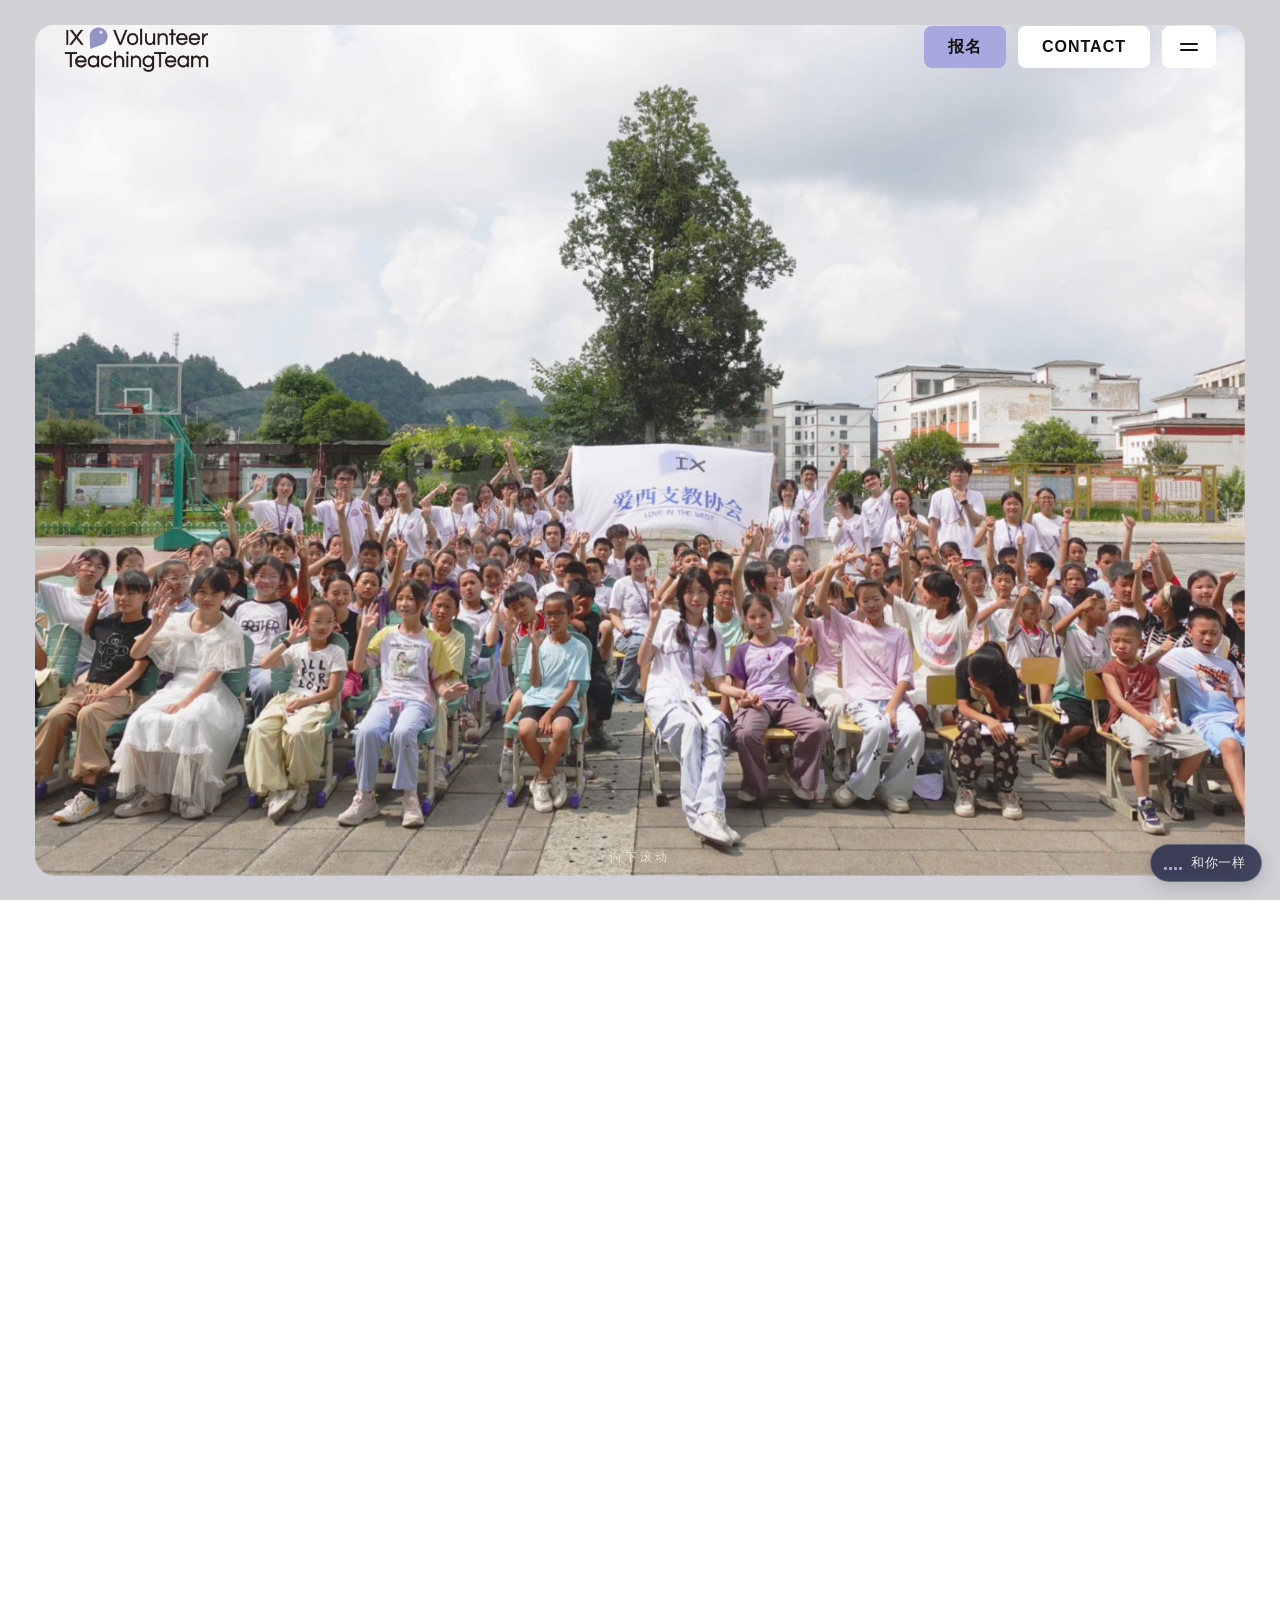
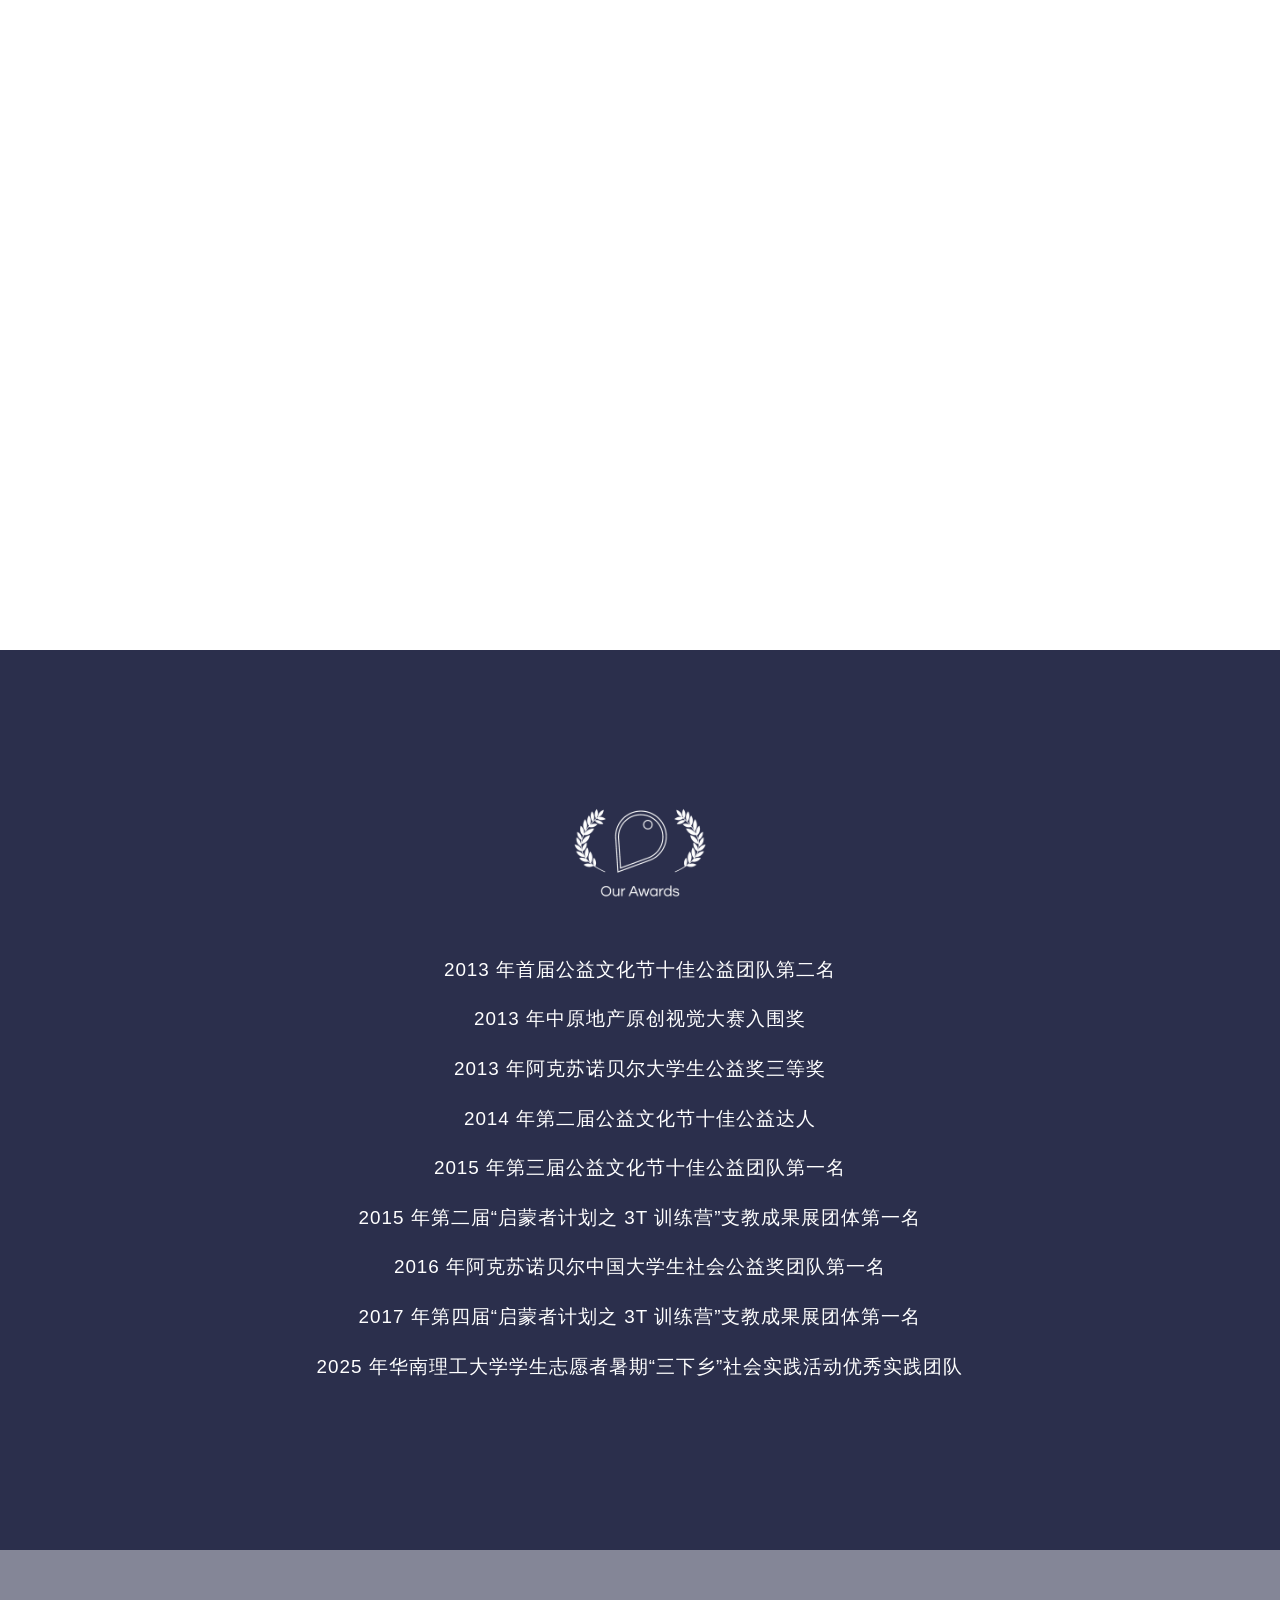
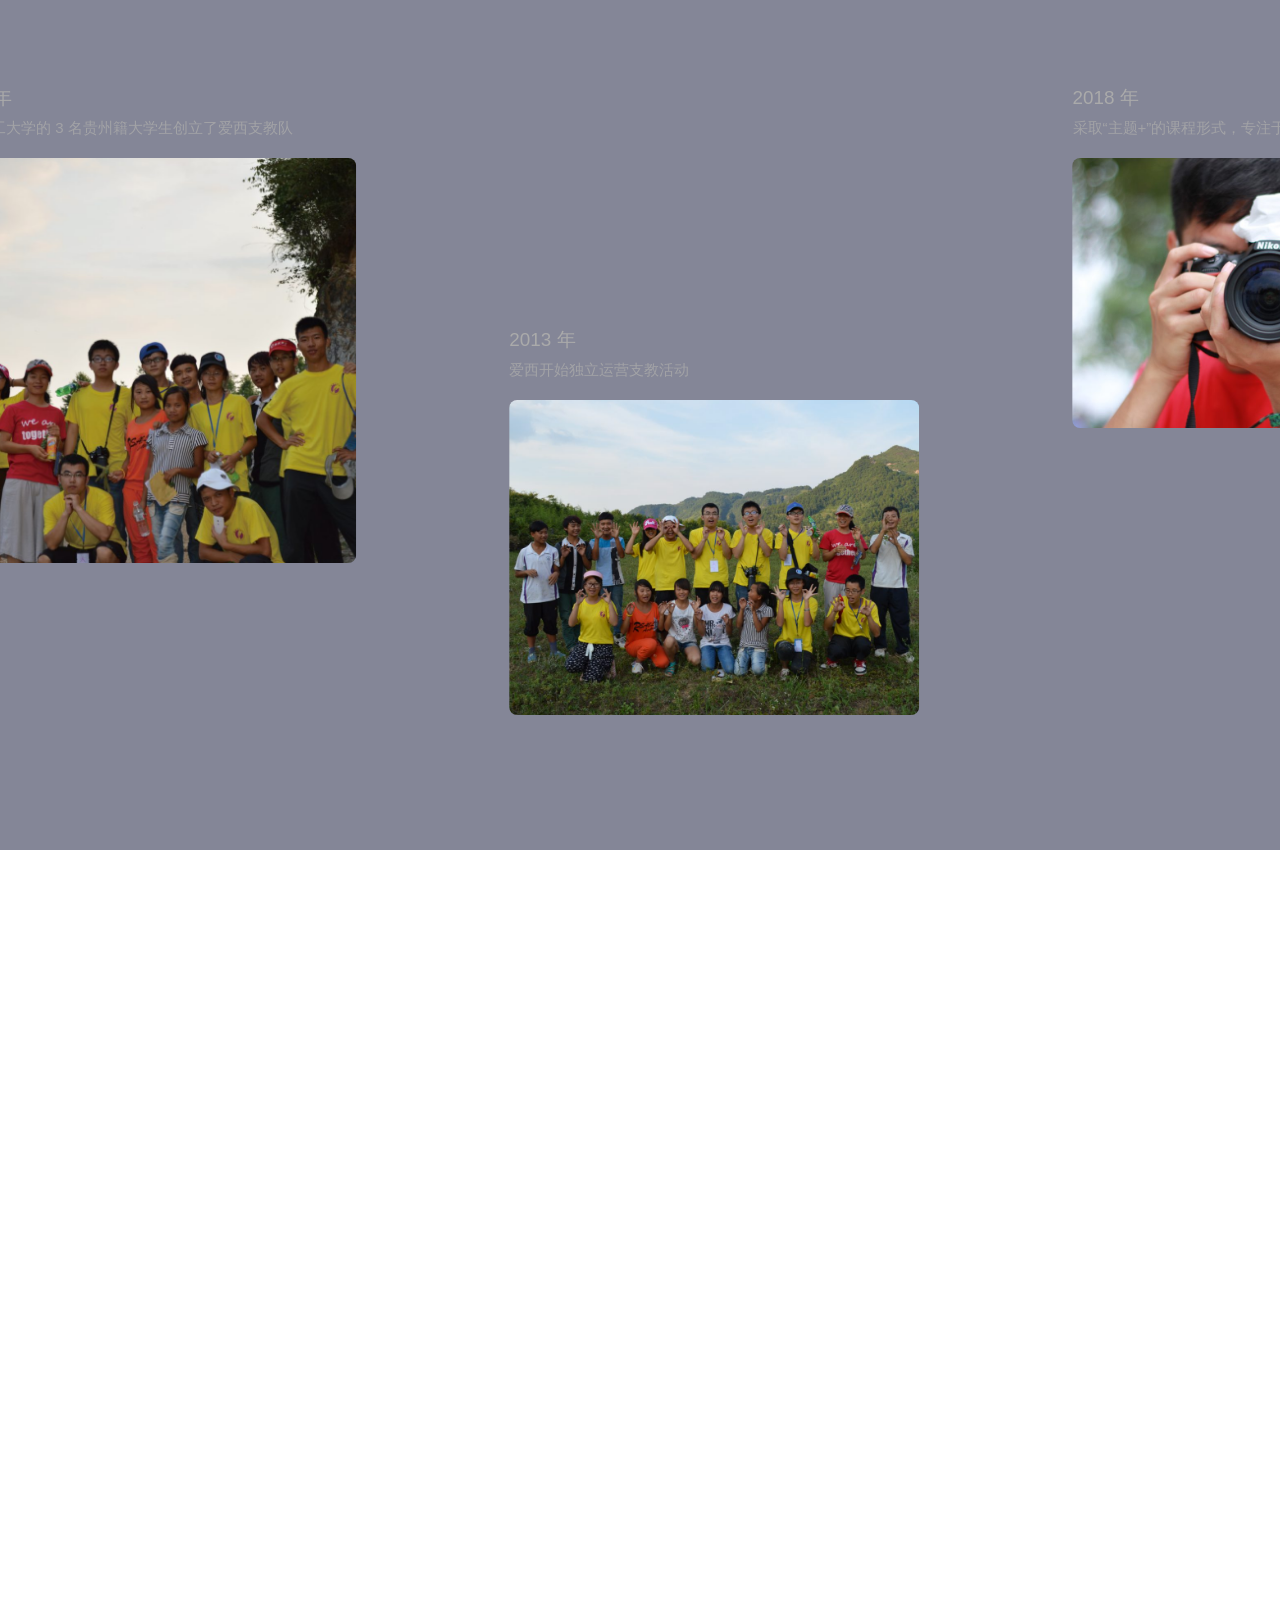
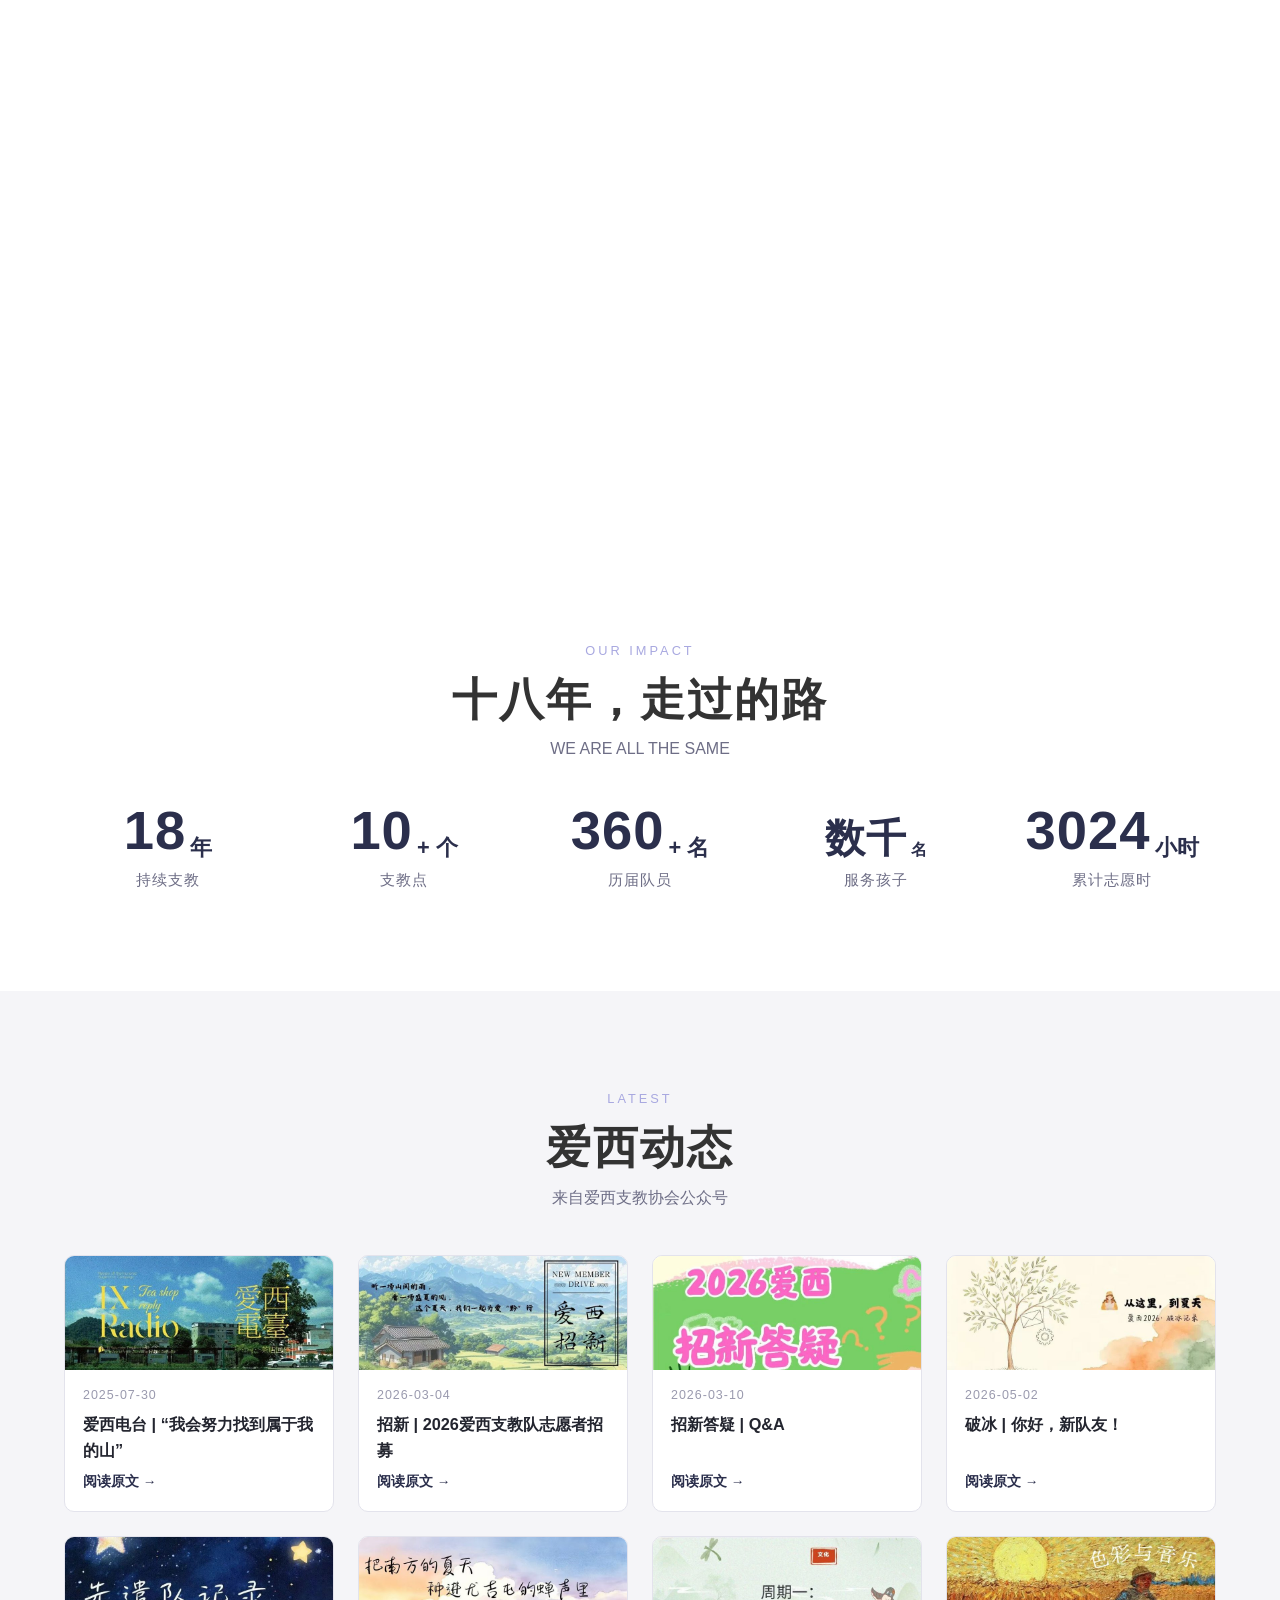
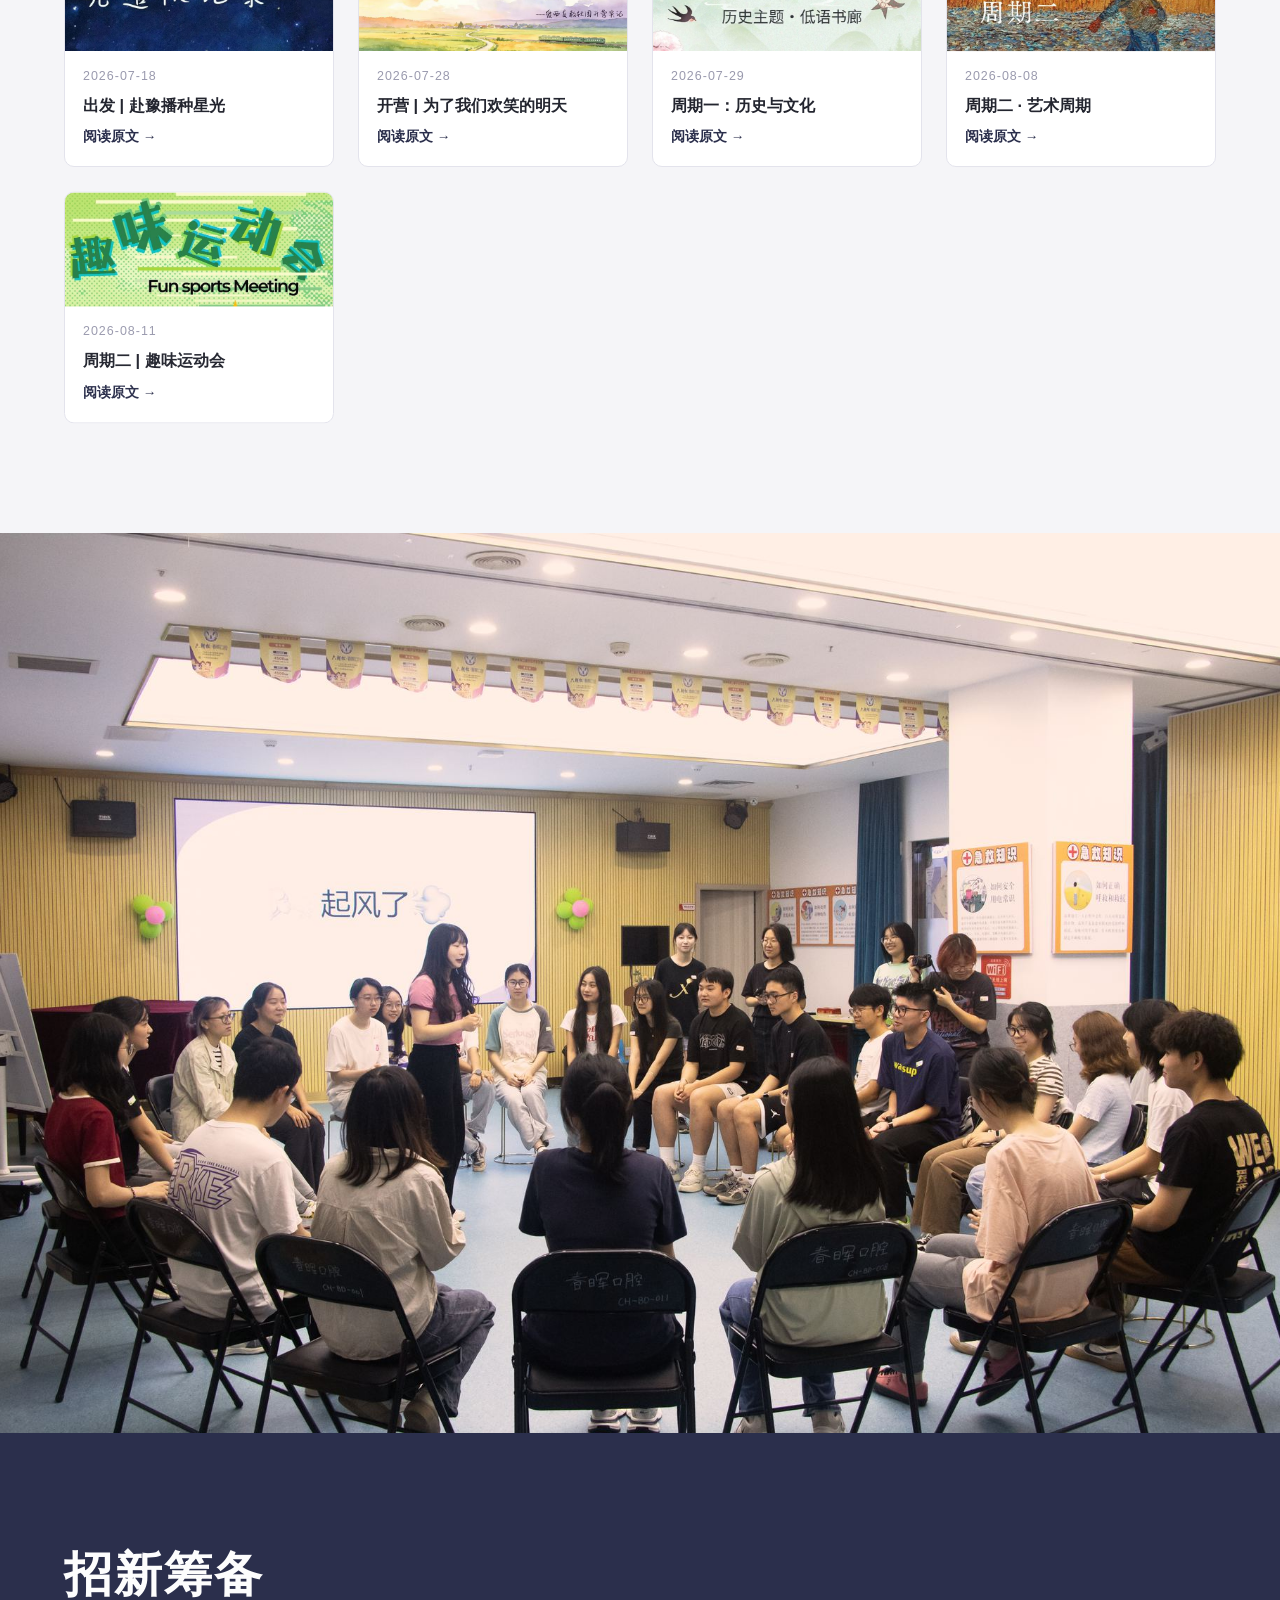
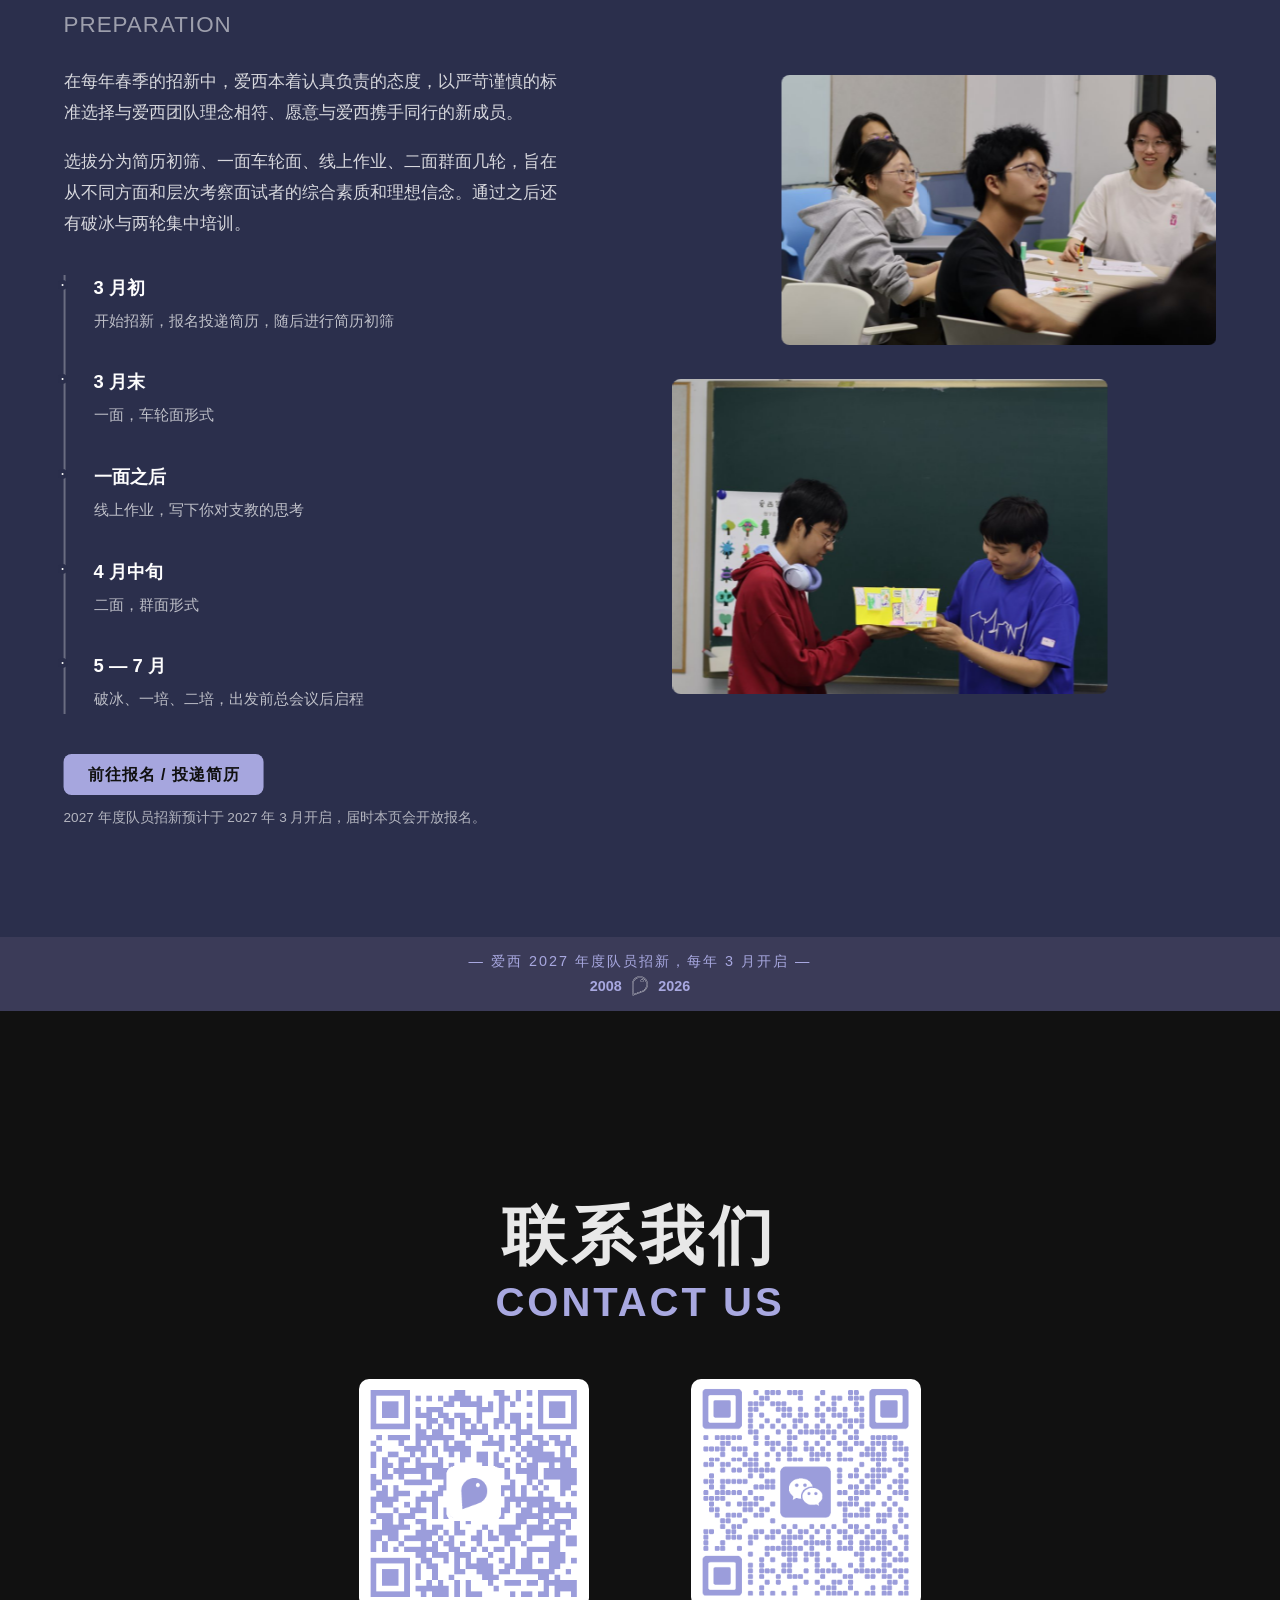
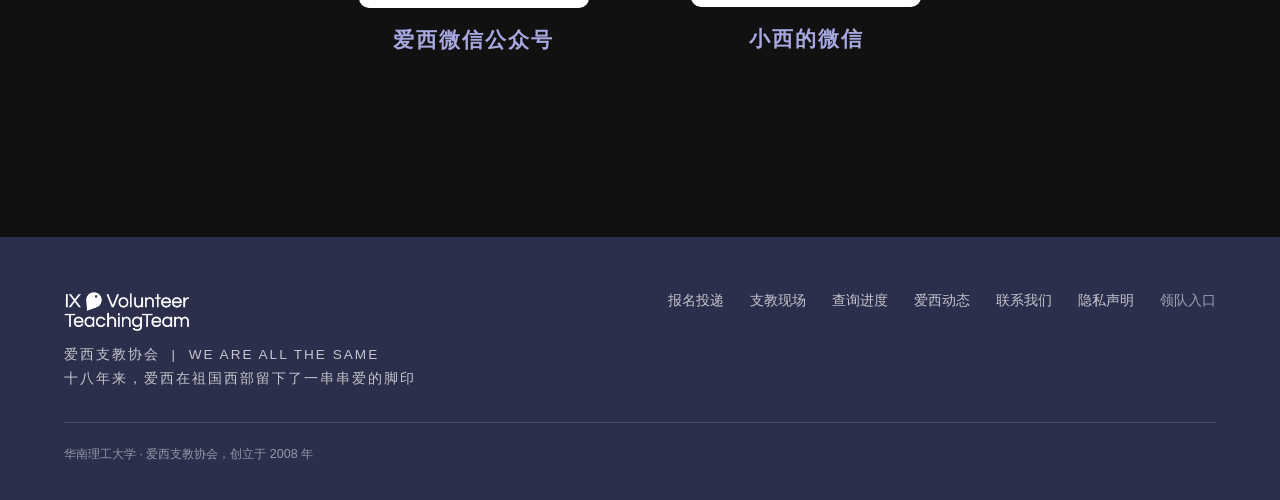
<file: index.html>
<!DOCTYPE html>
<html lang="zh-CN">
<head>
<meta charset="UTF-8">
<meta name="viewport" content="width=device-width, initial-scale=1.0">
<title>爱西支教协会 · 携爱西行</title>
<meta name="description" content="爱西支教协会创立于 2008 年，是华南理工大学的学生公益支教团队。十八年来，爱西在祖国西部留下了一串串爱的脚印。">
<meta name="theme-color" content="#2B2F4C">

<!-- 分享到微信/朋友圈时的图文摘要。
     注意：og:image 必须是完整的 http(s) 绝对地址，微信不认相对路径。
     拿到新环境的域名后改成完整的 https:// 绝对地址（微信不认相对路径）。
     上线自检会提醒这一项。 -->
<meta property="og:type" content="website">
<meta property="og:title" content="爱西支教协会 · 携爱西行">
<meta property="og:description" content="十八年来，爱西在祖国西部留下了一串串爱的脚印。WE ARE ALL THE SAME。">
<meta property="og:image" content="https://ix-d1ga24mwn2a64da28-1467718879.tcloudbaseapp.com/images/og-cover.jpg">

<link rel="icon" type="image/png" href="images/favicon.png">
<link rel="stylesheet" href="css/site.css">

<!-- GSAP 走本地，不再依赖 CDN。
     必须放在 head 且同步加载：紧接着的探测脚本要在 body 渲染前决定有没有动效，
     否则「先显示再隐藏」会闪一下。两个文件合计 114KB，本地解析很快。 -->
<script src="js/vendor/gsap.min.js"></script>
<script src="js/vendor/ScrollTrigger.min.js"></script>
<script>
  /* 只有 GSAP 真的可用、且用户没有要求减少动效时，才给 html 打上 has-anim。
     没有它，页面就是一份完整可读的静态页 —— 这是安全网，不是可选项。 */
  (function () {
    var reduce = window.matchMedia && window.matchMedia('(prefers-reduced-motion: reduce)').matches;
    if (window.gsap && window.ScrollTrigger && !reduce) {
      document.documentElement.className += ' has-anim';
    }
  })();
</script>

<style>
  /* ===== 首屏转场 ===== */
  .hero-transition-box {
    position: relative; height: 100vh; width: 100%;
    background-color: #E8E8E8; overflow: hidden;
    display: flex; align-items: center; justify-content: center;
  }
  .hero-image-frame {
    position: absolute; inset: 0;
    background-image: url('images/hero-bg.jpg');
    background-size: cover; background-position: center;
    border-radius: 20px; transform-origin: center center; z-index: 1;
  }
  .philosophy-layer {
    position: absolute; inset: 0; z-index: 2; pointer-events: none;
    display: flex; flex-direction: column; align-items: center; justify-content: center;
  }
  /* 有动效时初始透明，由滚动进度推着显现；没动效时直接可见 */
  html.has-anim .philosophy-layer { opacity: 0; }
  .small-logo-tag {
    position: absolute; top: 108px;
    display: flex; flex-direction: column; align-items: center; gap: 8px;
    color: #fff; opacity: .8; text-align: center;
  }
  .marquee-container { position: absolute; width: 100%; overflow: hidden; white-space: nowrap; }
  .marquee-text {
    font-size: 15vw; font-weight: bold; color: rgba(255,255,255,.05);
    letter-spacing: 5px; display: inline-block;
  }
  .philosophy-text-img {
    width: 85vw; max-width: 1100px; height: auto; object-fit: contain;
    filter: brightness(0) invert(1); z-index: 10;
  }
  .scroll-hint {
    position: absolute; bottom: 34px; left: 50%; transform: translateX(-50%);
    color: rgba(255,255,255,.75); font-size: .75rem; letter-spacing: 3px; z-index: 11;
  }

  /* ===== 荣誉墙 ===== */
  .awards-section {
    min-height: 100vh; background-color: var(--ink); color: #fff;
    display: flex; align-items: center; justify-content: center;
    padding: 110px 5vw;
  }
  .awards-container { text-align: center; max-width: 900px; }
  .awards-icon-img { height: 96px; width: auto; object-fit: contain; filter: brightness(0) invert(1); margin-bottom: 46px; }
  .awards-list { list-style: none; padding: 0; margin: 0; }
  .awards-list li { font-size: 1.18rem; line-height: 2.1; margin-bottom: 10px; letter-spacing: 1px; }
  @media (max-width: 640px) {
    .awards-list li { font-size: 1rem; line-height: 1.85; text-align: left; }
  }

  /* ===== 历年画卷 ===== */
  .story-section {
    height: 100vh; background-color: var(--ink); color: #fff;
    overflow: hidden; position: relative;
  }
  .story-wrapper {
    display: flex; height: 100%; width: max-content; align-items: center;
    padding-left: 10vw; padding-right: 20vw;
  }
  .story-timeline-item {
    width: 32vw; display: flex; flex-direction: column; gap: 18px;
    margin-right: 12vw; flex-shrink: 0;
  }
  .story-timeline-item .time-img { width: 100%; object-fit: cover; border-radius: 8px; }
  .story-timeline-item h4 { font-size: 1.18rem; margin: 0 0 5px; font-weight: normal; }
  .story-timeline-item p { font-size: .94rem; line-height: 1.6; margin: 0; opacity: .8; }
  .align-top { align-self: flex-start; margin-top: 15vh; }
  .align-center { align-self: center; }
  .align-bottom { align-self: flex-end; margin-bottom: 15vh; }
  .story-summary-item {
    width: 60vw; display: flex; flex-direction: column; align-items: center; text-align: center;
    gap: 26px; align-self: center; margin-right: 16vw; flex-shrink: 0;
  }
  .summary-img-group { display: flex; gap: 18px; width: 100%; }
  /* min-width:0 是必需的：图片是替换元素，flex 项的 min-width:auto 会按
     「高度 × 宽高比」算出一个最小宽度（22vh 高 × 1.5 = 279px），
     两张并排就撑破窄屏，整页出现横向滚动。加了它才能真正收缩，
     object-fit:cover 会裁切而不是压扁。 */
  .summary-img-group .time-img {
    flex: 1; min-width: 0; height: 35vh; object-fit: cover; border-radius: 8px;
  }
  .summary-text { font-size: 1.06rem; line-height: 2; max-width: 800px; }

  /* 手机 / 无动效：画卷不再横向钉屏滚动，改成正常纵向阅读。
     横向钉屏在手机上很难操作，而且没有 GSAP 时根本不成立。 */
  .story-section.is-static { height: auto; overflow: visible; padding: 90px 0; }
  .story-section.is-static .story-wrapper {
    flex-direction: column; width: 100%; height: auto; align-items: stretch;
    padding: 0 5vw; gap: 56px;
  }
  .story-section.is-static .story-timeline-item,
  .story-section.is-static .story-summary-item {
    width: 100%; max-width: 620px; margin: 0 auto; align-self: center;
  }
  .story-section.is-static .align-top,
  .story-section.is-static .align-bottom { margin-top: 0; margin-bottom: 0; }
  .story-section.is-static .time-img { max-height: 46vh; }
  .story-section.is-static .summary-img-group .time-img { height: 22vh; min-width: 0; }

  /* 窄屏上两张并排只剩不到 160px 宽，看不清内容，改成上下排 */
  @media (max-width: 640px) {
    .summary-img-group { flex-direction: column; }
    .story-section.is-static .summary-img-group .time-img { height: 26vh; }
  }

  /* ===== 数字成果 ===== */
  .impact { padding: 100px 5vw; background: #fff; }
  .impact-inner { max-width: var(--maxw); margin: 0 auto; }

  /* ===== 爱西动态 ===== */
  .news { padding: 100px 5vw 110px; background: var(--paper-2); }
  .news-inner { max-width: var(--maxw); margin: 0 auto; }
  .news-empty {
    text-align: center; padding: 54px 24px; background: #fff;
    border: 1px dashed var(--line); border-radius: var(--radius); color: var(--muted);
  }
  .news-empty .qr { width: 148px; height: auto; margin: 18px auto 0; display: block; border-radius: 8px; }
  .news-foot { text-align: center; margin-top: 40px; }

  /* ===== 招新筹备 ===== */
  .recruit-hero {
    height: 100vh; background-image: url('images/flow.jpg');
    background-size: cover; background-position: center;
  }
  .recruit-details {
    min-height: 100vh; background-color: var(--ink); color: #fff;
    display: flex; justify-content: center; align-items: center;
    padding: 110px 5vw; overflow: hidden;
  }
  .recruit-container { display: flex; width: 100%; max-width: var(--maxw); gap: 5vw; }
  .recruit-left { flex: 1; }
  .recruit-left h2 { font-size: clamp(2rem, 5vw, 3rem); margin: 0; letter-spacing: 2px; }
  .recruit-left h3 { font-size: 1.4rem; margin: 5px 0 28px; opacity: .55; letter-spacing: 1px; font-weight: normal; }
  .recruit-left p { font-size: 1.05rem; line-height: 1.85; opacity: .82; margin: 0 0 18px; max-width: 30em; }
  .recruit-timeline {
    margin-top: 36px; border-left: 2px solid rgba(255,255,255,.3); padding-left: 28px;
    display: flex; flex-direction: column; gap: 34px;
  }
  .rt-item { position: relative; }
  .rt-dot {
    position: absolute; left: -36px; top: 5px; width: 10px; height: 10px; border-radius: 50%;
    background-color: #fff; border: 4px solid var(--ink);
  }
  .rt-content h4 { margin: 0 0 8px; font-size: 1.15rem; }
  .rt-content p { margin: 0; font-size: .93rem; opacity: .7; }
  .recruit-cta { margin-top: 40px; display: flex; flex-wrap: wrap; gap: 14px; align-items: center; }
  .recruit-cta .cta-note { font-size: .85rem; opacity: .65; }
  .recruit-right { flex: 1; display: flex; flex-direction: column; justify-content: center; gap: 34px; }
  .recruit-img { object-fit: cover; border-radius: 8px; }
  .recruit-img-top { width: 80%; height: 30vh; align-self: flex-end; }
  .recruit-img-bottom { width: 80%; height: 35vh; align-self: flex-start; }

  @media (max-width: 900px) {
    .recruit-container { flex-direction: column; align-items: flex-start; }
    .recruit-right { margin-top: 36px; width: 100%; flex-direction: row; gap: 16px; }
    .recruit-img, .recruit-img-top, .recruit-img-bottom {
      width: 50%; height: 26vh; align-self: stretch;
    }
  }

  /* ===== 联系我们 ===== */
  .contact-section { min-height: 100vh; display: flex; flex-direction: column; position: relative; overflow: hidden; }
  .contact-banner {
    background-color: var(--ink-2); color: var(--lilac);
    text-align: center; padding: 15px 5vw; font-size: .9rem; z-index: 2;
  }
  .contact-banner p { margin: 0 0 5px; letter-spacing: 2px; }
  .banner-years { font-weight: bold; display: flex; align-items: center; justify-content: center; gap: 10px; }
  .banner-icon-img { height: 20px; width: auto; object-fit: contain; filter: brightness(0) invert(1); }
  .contact-content {
    flex: 1; display: flex; flex-direction: column; align-items: center; justify-content: center;
    padding: 80px 5vw; background-color: #111; color: var(--lilac);
  }
  .contact-header { text-align: center; margin-bottom: 54px; }
  .contact-header h2 { font-size: clamp(2.4rem, 7vw, 4rem); margin: 0; color: #E8E8E8; letter-spacing: 5px; font-weight: 900; }
  .contact-header h3 { font-size: clamp(1.5rem, 4vw, 2.5rem); margin: 0; font-weight: 900; letter-spacing: 3px; }
  .qr-wrapper { display: flex; gap: 8vw; flex-wrap: wrap; justify-content: center; }
  .qr-item { display: flex; flex-direction: column; align-items: center; gap: 18px; }
  .qr-img { width: 230px; height: auto; object-fit: contain; border-radius: 10px; background: #fff; padding: 8px; }
  .qr-item p { font-size: 1.3rem; font-weight: bold; margin: 0; letter-spacing: 2px; }
  @media (max-width: 768px) {
    .qr-wrapper { flex-direction: column; align-items: center; gap: 40px; }
    .qr-img { width: 62vw; max-width: 250px; }
  }

</style>
</head>
<body>

<header class="navbar" id="navbar">
  <div class="nav-left">
    <a href="#hero" aria-label="爱西支教协会 首页">
      <img src="images/left-8.png" alt="爱西支教协会" class="nav-logo">
    </a>
  </div>
  <div class="nav-right">
    <a href="apply.html" class="btn btn-primary">报名</a>
    <a href="#contact" class="btn btn-white nav-contact">CONTACT</a>
    <button class="btn btn-white btn-icon" id="menuToggleBtn"
            aria-label="打开菜单" aria-expanded="false" aria-controls="menuOverlay">
      <svg id="hamburger-icon" width="24" height="24" viewBox="0 0 24 24" fill="none"
           stroke="currentColor" stroke-width="2" stroke-linecap="round" aria-hidden="true">
        <line x1="4" y1="9" x2="20" y2="9"/><line x1="4" y1="15" x2="20" y2="15"/>
      </svg>
    </button>
  </div>
</header>

<nav class="menu-overlay" id="menuOverlay" aria-label="站点导航">
  <div class="menu-left-images">
    <a href="#story" class="menu-img-link" style="grid-row: span 2;">
      <img class="menu-img" src="images/Summary Image 1.jpg" alt="历年支教" loading="lazy">
    </a>
    <a href="#recruit-hero" class="menu-img-link">
      <img class="menu-img" src="images/Right Image 1.jpg" alt="招新筹备" loading="lazy">
    </a>
    <a href="#contact" class="menu-img-link">
      <img class="menu-img" src="images/2022.jpg" alt="联系我们" loading="lazy">
    </a>
  </div>
  <div class="menu-right-links">
    <a href="#hero" class="menu-link">回到主页</a>
    <a href="#story" class="menu-link">支教故事</a>
    <a href="#awards" class="menu-link">成果与荣誉</a>
    <a href="#news" class="menu-link">爱西动态</a>
    <a href="stories.html" class="menu-link">支教现场</a>
    <a href="#recruit-hero" class="menu-link">招新筹备</a>
    <a href="apply.html" class="menu-link is-cta">报名投递</a>
    <a href="#contact" class="menu-link">联系我们</a>
  </div>
  <div class="menu-footer-tag">
    <img src="images/logo-8.png" alt="" class="tag-icon">
    <div class="tag-text-small">Ix Volunteer teaching team<br>Since 2008</div>
  </div>
</nav>

<main>

  <!-- ============ 首屏 ============ -->
  <section id="hero" class="hero-transition-box">
    <div class="hero-image-frame"></div>
    <div class="philosophy-layer">
      <div class="small-logo-tag">
        <img src="images/logo-8.png" alt="" class="tag-icon">
        <div class="tag-text-small">Ix Volunteer teaching team<br>Since 2008</div>
      </div>
      <div class="marquee-container" aria-hidden="true">
        <div class="marquee-text">WE ARE ALL THE SAME WE ARE ALL THE SAME WE ARE ALL THE SAME WE ARE ALL THE SAME </div>
      </div>
      <img src="images/text-8.png" alt="携爱西行" class="philosophy-text-img">
    </div>
    <div class="scroll-hint" aria-hidden="true">向下滚动</div>
  </section>

  <!-- ============ 荣誉墙 ============ -->
  <section id="awards" class="awards-section" data-nav-dark>
    <div class="awards-container">
      <img src="images/awards-8.png" alt="Our Awards" class="awards-icon-img" data-anim="fade-up">
      <ul class="awards-list">
        <li data-anim="fade-up">2013 年首届公益文化节十佳公益团队第二名</li>
        <li data-anim="fade-up">2013 年中原地产原创视觉大赛入围奖</li>
        <li data-anim="fade-up">2013 年阿克苏诺贝尔大学生公益奖三等奖</li>
        <li data-anim="fade-up">2014 年第二届公益文化节十佳公益达人</li>
        <li data-anim="fade-up">2015 年第三届公益文化节十佳公益团队第一名</li>
        <li data-anim="fade-up">2015 年第二届“启蒙者计划之 3T 训练营”支教成果展团体第一名</li>
        <li data-anim="fade-up">2016 年阿克苏诺贝尔中国大学生社会公益奖团队第一名</li>
        <li data-anim="fade-up">2017 年第四届“启蒙者计划之 3T 训练营”支教成果展团体第一名</li>
        <li data-anim="fade-up">2025 年华南理工大学学生志愿者暑期“三下乡”社会实践活动优秀实践团队</li>
      </ul>
    </div>
  </section>

  <!-- ============ 历年画卷 ============ -->
  <section id="story" class="story-section">
    <div class="story-wrapper">

      <div class="story-timeline-item align-top">
        <div>
          <h4>2008 年</h4>
          <p>华南理工大学的 3 名贵州籍大学生创立了爱西支教队</p>
        </div>
        <img class="time-img" style="height:45vh;" src="images/2008.jpg" alt="2008 年支教照片" loading="lazy">
      </div>

      <div class="story-timeline-item align-bottom">
        <div>
          <h4>2013 年</h4>
          <p>爱西开始独立运营支教活动</p>
        </div>
        <img class="time-img" style="height:35vh;" src="images/2013.jpg" alt="2013 年支教照片" loading="lazy">
      </div>

      <div class="story-timeline-item align-top">
        <div>
          <h4>2018 年</h4>
          <p>采取“主题+”的课程形式，专注于学生各项素质的发展</p>
        </div>
        <img class="time-img" style="height:30vh;" src="images/2018.jpg" alt="2018 年支教照片" loading="lazy">
      </div>

      <div class="story-timeline-item align-center">
        <div>
          <h4>2019 年</h4>
          <p>延续并发挥“主题+”夏令营模式</p>
        </div>
        <img class="time-img" style="height:25vh;" src="images/2019.jpg" alt="2019 年支教照片" loading="lazy">
      </div>

      <div class="story-timeline-item align-bottom">
        <div>
          <h4>2022 年</h4>
          <p>完善兴趣课机制</p>
        </div>
        <img class="time-img" style="height:40vh;" src="images/2022.jpg" alt="2022 年支教照片" loading="lazy">
      </div>

      <div class="story-summary-item">
        <div class="summary-img-group">
          <img class="time-img" src="images/Summary Image 1.jpg" alt="支教现场" loading="lazy">
          <img class="time-img" src="images/Summary Image 2.jpg" alt="支教现场" loading="lazy">
        </div>
        <p class="summary-text">十八年来，从织金、纳雍、金沙、闽中，再到松桃、播泉、丹寨……爱西在祖国西部留下了一串串爱的脚印。2026 年，爱西的课堂开到了河南。如今，爱西已经成长为一个专业、经验丰富、成熟、有实力的公益团队。</p>
      </div>

    </div>
  </section>

  <!-- ============ 数字成果 ============ -->
  <section id="impact" class="impact">
    <div class="impact-inner">
      <div class="section-head" data-anim="fade-up">
        <p class="eyebrow">Our Impact</p>
        <h2>十八年，走过的路</h2>
        <p class="sub">WE ARE ALL THE SAME</p>
      </div>
      <div class="stats">
        <div class="stat" data-anim="fade-up">
          <div class="num">18<span class="unit">年</span></div>
          <div class="cap">持续支教</div>
        </div>
        <div class="stat" data-anim="fade-up">
          <div class="num">10<span class="unit">+ 个</span></div>
          <div class="cap">支教点</div>
        </div>
        <!-- 360 = 18 届 × 每届约 20 人。改届数或人数时记得一起改。 -->
        <div class="stat" data-anim="fade-up">
          <div class="num">360<span class="unit">+ 名</span></div>
          <div class="cap">历届队员</div>
        </div>
        <div class="stat" data-anim="fade-up">
          <div class="num is-word">数千<span class="unit">名</span></div>
          <div class="cap">服务孩子</div>
        </div>
        <!-- 3024 = 168 × 18 -->
        <div class="stat" data-anim="fade-up">
          <div class="num">3024<span class="unit">小时</span></div>
          <div class="cap">累计志愿时</div>
        </div>
      </div>
    </div>
  </section>

  <!-- ============ 爱西动态（公众号文章卡片，由后台录入） ============ -->
  <section id="news" class="news">
    <div class="news-inner">
      <div class="section-head" data-anim="fade-up">
        <p class="eyebrow">Latest</p>
        <h2>爱西动态</h2>
        <p class="sub">来自爱西支教协会公众号</p>
      </div>

      <!-- 卡片由 home.js 渲染；读不到或还没录入时显示下面的空状态 -->
      <div class="cards" id="newsCards" hidden></div>

      <div class="news-empty" id="newsEmpty">
        <p style="margin:0;">动态还没有录入。<br>在<a href="admin.html" style="color:var(--ink);font-weight:bold;">后台</a>「公众号动态」里贴上文章标题和链接，<br>或者直接填 <code>data/posts.json</code>，这里就会显示。</p>
        <img class="qr" src="images/QR Code 1.png" alt="爱西支教协会公众号二维码" loading="lazy">
        <p style="margin:14px 0 0;font-size:.85rem;">扫码关注公众号</p>
      </div>

    </div>
  </section>

  <!-- ============ 招新筹备 ============ -->
  <section id="recruit-hero" class="recruit-hero" aria-label="招新培训现场" data-nav-dark></section>

  <section id="recruit-details" class="recruit-details" data-nav-dark>
    <div class="recruit-container">
      <div class="recruit-left">
        <h2>招新筹备</h2>
        <h3>PREPARATION</h3>
        <p>在每年春季的招新中，爱西本着认真负责的态度，以严苛谨慎的标准选择与爱西团队理念相符、愿意与爱西携手同行的新成员。</p>
        <p>选拔分为简历初筛、一面车轮面、线上作业、二面群面几轮，旨在从不同方面和层次考察面试者的综合素质和理想信念。通过之后还有破冰与两轮集中培训。</p>

        <div class="recruit-timeline">
          <div class="rt-item" data-anim="fade-up">
            <div class="rt-dot"></div>
            <div class="rt-content">
              <h4>3 月初</h4>
              <p>开始招新，报名投递简历，随后进行简历初筛</p>
            </div>
          </div>
          <div class="rt-item" data-anim="fade-up">
            <div class="rt-dot"></div>
            <div class="rt-content">
              <h4>3 月末</h4>
              <p>一面，车轮面形式</p>
            </div>
          </div>
          <div class="rt-item" data-anim="fade-up">
            <div class="rt-dot"></div>
            <div class="rt-content">
              <h4>一面之后</h4>
              <p>线上作业，写下你对支教的思考</p>
            </div>
          </div>
          <div class="rt-item" data-anim="fade-up">
            <div class="rt-dot"></div>
            <div class="rt-content">
              <h4>4 月中旬</h4>
              <p>二面，群面形式</p>
            </div>
          </div>
          <div class="rt-item" data-anim="fade-up">
            <div class="rt-dot"></div>
            <div class="rt-content">
              <h4>5 — 7 月</h4>
              <p>破冰、一培、二培，出发前总会议后启程</p>
            </div>
          </div>
        </div>

        <div class="recruit-cta">
          <a href="apply.html" class="btn btn-primary">前往报名 / 投递简历</a>
          <span class="cta-note" id="recruitStateNote">正在读取报名开放状态…</span>
        </div>
      </div>

      <div class="recruit-right">
        <img class="recruit-img recruit-img-top" src="images/Right Image 1.jpg" alt="招新现场" loading="lazy">
        <img class="recruit-img recruit-img-bottom" src="images/Right Image 2.jpg" alt="培训现场" loading="lazy">
      </div>
    </div>
  </section>

  <!-- ============ 联系我们 ============ -->
  <section id="contact" class="contact-section" data-nav-dark>
    <div class="contact-banner">
      <p id="contactBannerNote">— 爱西 <span data-recruit-year>2027</span> 年度队员招新，每年 3 月开启 —</p>
      <div class="banner-years">
        2008
        <img src="images/logo-8.png" alt="" class="banner-icon-img">
        <span data-year-now>2026</span>
      </div>
    </div>

    <div class="contact-content">
      <div class="contact-header" data-anim="fade-up">
        <h2>联系我们</h2>
        <h3>CONTACT US</h3>
      </div>
      <div class="qr-wrapper">
        <div class="qr-item" data-anim="fade-up">
          <img class="qr-img" src="images/QR Code 1.png" alt="爱西微信公众号二维码" loading="lazy">
          <p>爱西微信公众号</p>
        </div>
        <div class="qr-item" data-anim="fade-up">
          <img class="qr-img" src="images/QR Code 2.png" alt="小西的微信二维码" loading="lazy">
          <p>小西的微信</p>
        </div>
      </div>
    </div>
  </section>

</main>

<footer class="site-footer">
  <div class="ft-inner">
    <div class="ft-brand">
      <img src="images/left-8.png" alt="爱西支教协会" class="ft-logo">
      <div class="ft-slogan">
        爱西支教协会 &nbsp;|&nbsp; WE ARE ALL THE SAME<br>
        十八年来，爱西在祖国西部留下了一串串爱的脚印
      </div>
    </div>
    <div class="ft-links">
      <a href="apply.html">报名投递</a>
      <a href="stories.html">支教现场</a>
      <a href="status.html">查询进度</a>
      <a href="#news">爱西动态</a>
      <a href="#contact">联系我们</a>
      <a href="privacy.html">隐私声明</a>
      <a href="admin.html" style="opacity:.75;">领队入口</a>
    </div>
  </div>
  <div class="ft-bottom">
    华南理工大学 · 爱西支教协会，创立于 2008 年<span data-icp></span><br>
    <!-- 用云开发默认二级域名不需要备案；若将来绑定自有域名，备案号填在这里 -->
  </div>
</footer>



<script src="js/config.js"></script>
<script src="js/api.js"></script>
<script src="js/home.js"></script>
<script src="js/music.js"></script>
<script src="js/beian.js"></script>
</body>
</html>
</file>
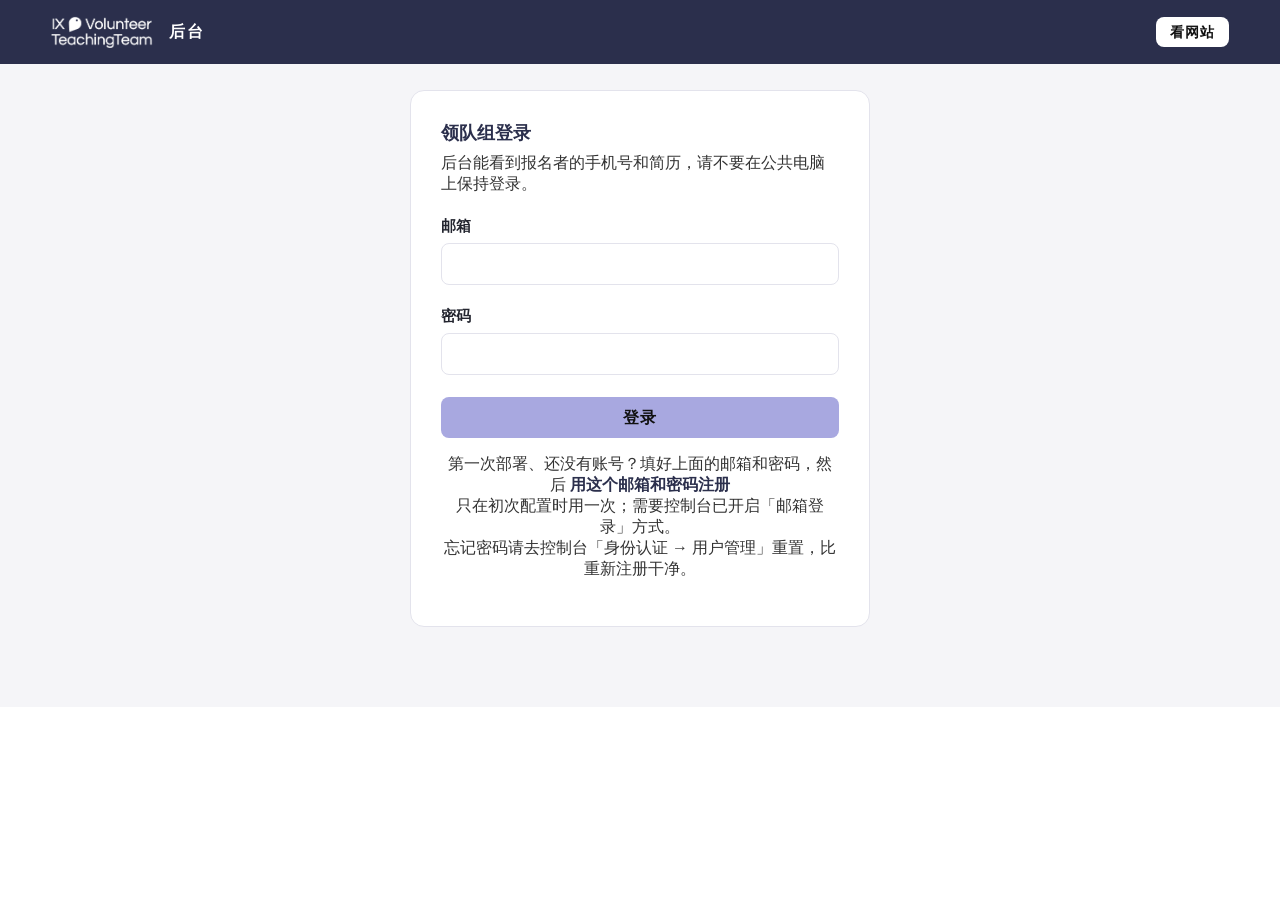
<file: admin.html>
<!DOCTYPE html>
<html lang="zh-CN">
<head>
<meta charset="UTF-8">
<meta name="viewport" content="width=device-width, initial-scale=1.0">
<meta name="robots" content="noindex, nofollow">
<title>后台 · 爱西支教协会</title>
<meta name="theme-color" content="#2B2F4C">
<link rel="icon" type="image/png" href="images/favicon.png">
<link rel="stylesheet" href="css/site.css">
<style>
  body { background: var(--paper-2); }
  .adm-head {
    background: var(--ink); color: #fff; padding: 16px 4vw;
    display: flex; align-items: center; justify-content: space-between; gap: 16px;
    position: sticky; top: 0; z-index: 20;
  }
  .adm-head .logo { height: 32px; filter: brightness(0) invert(1); }
  .adm-head .who { font-size: .84rem; opacity: .8; }
  .adm-wrap { max-width: 1240px; margin: 0 auto; padding: 26px 4vw 80px; }

  .tabs { display: flex; gap: 6px; flex-wrap: wrap; margin-bottom: 22px; }
  .tab {
    padding: 9px 18px; border-radius: 999px; cursor: pointer; border: 1.5px solid var(--line);
    background: #fff; font-size: .92rem; font-weight: bold; color: var(--muted);
  }
  .tab.is-on { background: var(--ink); color: #fff; border-color: var(--ink); }
  .panel { display: none; }
  .panel.is-on { display: block; }

  .card-box { background: #fff; border: 1px solid var(--line); border-radius: 12px; padding: 22px; margin-bottom: 20px; }
  .card-box h3 { margin: 0 0 6px; font-size: 1.05rem; color: var(--ink); }
  .card-box .sub { margin: 0 0 20px; font-size: .86rem; color: var(--muted); line-height: 1.7; }

  .toolbar { display: flex; gap: 10px; flex-wrap: wrap; align-items: center; margin-bottom: 16px; }
  .toolbar .grow { flex: 1; min-width: 180px; }
  .count { font-size: .86rem; color: var(--muted); }

  .table-scroll { overflow-x: auto; border: 1px solid var(--line); border-radius: 10px; background: #fff; }
  table.data { width: 100%; border-collapse: collapse; font-size: .88rem; min-width: 900px; }
  table.data th, table.data td { padding: 10px 12px; text-align: left; border-bottom: 1px solid var(--line); vertical-align: top; }
  table.data th { background: var(--paper-2); color: var(--muted); font-weight: bold; white-space: nowrap; cursor: pointer; user-select: none; }
  table.data th.sorted::after { content: " ▾"; color: var(--lilac); }
  table.data tr:last-child td { border-bottom: none; }
  table.data td.wrap { max-width: 320px; white-space: pre-wrap; word-break: break-word; }
  .status-pill {
    display: inline-block; padding: 3px 10px; border-radius: 999px;
    background: var(--paper-2); font-size: .78rem; color: var(--ink);
  }

  /* 开关 */
  .switch-row {
    display: flex; align-items: center; justify-content: space-between; gap: 20px;
    padding: 16px 0; border-bottom: 1px solid var(--line);
  }
  .switch-row:last-of-type { border-bottom: none; }
  .switch-row .t { font-weight: bold; color: var(--ink-3); }
  .switch-row .d { font-size: .84rem; color: var(--muted); margin-top: 4px; line-height: 1.7; }
  .switch {
    position: relative; width: 54px; height: 30px; flex: 0 0 54px;
    background: var(--line); border-radius: 999px; border: none; cursor: pointer;
    transition: background-color .2s ease;
  }
  .switch::after {
    content: ""; position: absolute; top: 3px; left: 3px; width: 24px; height: 24px;
    background: #fff; border-radius: 50%; transition: transform .2s ease;
    box-shadow: 0 1px 3px rgba(0,0,0,.25);
  }
  .switch.is-on { background: #3FA36B; }
  .switch.is-on::after { transform: translateX(24px); }
  .switch:focus-visible { outline: 3px solid var(--lilac); outline-offset: 2px; }

  /* 发邮件 */
  .mail-grid { display: grid; grid-template-columns: minmax(0,1fr) minmax(0,1fr); gap: 20px; }
  @media (max-width: 1000px) { .mail-grid { grid-template-columns: 1fr; } }
  /* 预览不再 sticky、也不再挤在右栏里。
     之前 sticky + 与发送控件同列，滚动时会盖住下面的测试与群发按钮。
     现在它单独占一整行，放在最后。 */
  .mail-preview {
    background: #fff; border: 1px solid var(--line);
    border-radius: 12px; overflow: hidden;
  }
  .mail-preview .pv-bar {
    padding: 10px 14px; border-bottom: 1px solid var(--line); background: var(--paper-2);
    font-size: .82rem; color: var(--muted); display: flex; justify-content: space-between; gap: 10px;
  }
  .mail-preview iframe { width: 100%; height: 78vh; border: 0; display: block; background: #fff; }
  .mail-preview .pv-empty { padding: 60px 20px; text-align: center; color: var(--muted-2); font-size: .9rem; }
  .fold > summary {
    cursor: pointer; font-weight: bold; color: var(--ink); font-size: .95rem;
    padding: 10px 0; list-style: none; display: flex; justify-content: space-between;
  }
  .fold > summary::-webkit-details-marker { display: none; }
  .fold > summary::after { content: "＋"; color: var(--lilac); }
  .fold[open] > summary::after { content: "－"; }
  .fold { border-top: 1px solid var(--line); }
  .send-box { border: 2px solid var(--warn-line); background: var(--warn-bg); border-radius: 10px; padding: 16px; }
  .log-row { font-size: .82rem; padding: 8px 0; border-bottom: 1px solid var(--line); color: var(--muted); }
  .post-row {
    display: grid; grid-template-columns: 60px 1fr 1fr 120px auto; gap: 10px;
    align-items: start; padding: 12px 0; border-bottom: 1px solid var(--line);
  }
  @media (max-width: 820px) { .post-row { grid-template-columns: 1fr; } }

  /* 状态名单筛选条 */
  .chips { display: flex; flex-wrap: wrap; gap: 7px; margin-bottom: 14px; }
  .chips:empty { display: none; }
  .chip {
    border: 1.5px solid var(--line); background: #fff; color: var(--muted);
    border-radius: 999px; padding: 5px 13px; font-size: .84rem; cursor: pointer;
    display: inline-flex; align-items: center; gap: 6px; line-height: 1.4;
  }
  .chip b { font-weight: bold; color: var(--ink); }
  .chip:hover { border-color: var(--lilac); }
  .chip.is-on { background: var(--ink); border-color: var(--ink); color: #fff; }
  .chip.is-on b { color: #fff; }
  /* 淘汰类的档做一点视觉区分，扫一眼就知道这一档是「没过」 */
  .chip.is-out { color: var(--err); border-style: dashed; }
  .chip.is-out.is-on { background: var(--err); border-color: var(--err); color: #fff; }
  .chip.is-out.is-on b { color: #fff; }

  /* 改密码弹层。账号是统一建的、发的是同一个临时密码，
     所以每个人第一次登录后都得能自己换掉 —— 做成弹层是因为它一辈子只用一两次，
     不值得占一个标签页。 */
  .pw-mask {
    position: fixed; inset: 0; z-index: 70; background: rgba(24,26,44,.55);
    display: flex; align-items: center; justify-content: center; padding: 20px;
  }
  .pw-mask[hidden] { display: none; }
  .pw-card { background: var(--paper-2); width: min(440px, 100%); padding: 26px 24px; }

  /* 详情抽屉：左边看简历，右边写批注。
     两样东西必须同屏 —— 分成两个页面来回切，看完简历再去写评价，
     写的时候已经记不清刚才看到的是哪一句了。 */
  .dw-mask {
    position: fixed; inset: 0; z-index: 60; background: rgba(24,26,44,.55);
    display: flex; justify-content: flex-end;
  }
  .dw-mask[hidden] { display: none; }
  .dw {
    background: var(--paper-2); width: min(1180px, 100%); height: 100%;
    display: flex; flex-direction: column; box-shadow: -8px 0 40px rgba(0,0,0,.2);
  }
  .dw-head {
    background: var(--ink); color: #fff; padding: 14px 20px; flex: 0 0 auto;
    display: flex; align-items: center; justify-content: space-between; gap: 14px;
  }
  .dw-head .nm { font-size: 1.05rem; font-weight: bold; }
  .dw-head .mt { font-size: .82rem; opacity: .78; margin-top: 3px; }
  .dw-head button {
    background: rgba(255,255,255,.14); color: #fff; border: 1px solid rgba(255,255,255,.3);
    border-radius: 8px; padding: 7px 14px; cursor: pointer; font-size: .86rem;
  }
  .dw-body {
    flex: 1 1 auto; min-height: 0; display: grid;
    grid-template-columns: minmax(0, 1.15fr) minmax(0, 1fr); gap: 0;
  }
  .dw-left, .dw-right { min-width: 0; min-height: 0; overflow-y: auto; }
  .dw-left { background: #fff; border-right: 1px solid var(--line); display: flex; flex-direction: column; }
  .dw-right { padding: 18px 20px 60px; }
  .dw-bar {
    position: sticky; top: 0; z-index: 2; background: var(--paper-2);
    border-bottom: 1px solid var(--line); padding: 9px 14px;
    display: flex; align-items: center; gap: 8px; font-size: .84rem; color: var(--muted);
  }
  .dw-bar .grow { flex: 1; }
  .dw-doc { flex: 1 1 auto; min-height: 0; display: flex; }
  .dw-doc iframe { width: 100%; border: 0; background: #fff; min-height: 70vh; }
  .dw-doc img { max-width: 100%; height: auto; display: block; margin: 0 auto; }
  .dw-empty { margin: auto; padding: 60px 24px; text-align: center; color: var(--muted-2); font-size: .9rem; line-height: 1.9; }

  .dw-field { padding: 9px 0; border-bottom: 1px solid var(--line); display: flex; gap: 12px; align-items: flex-start; }
  .dw-field .k { flex: 0 0 76px; font-size: .8rem; color: var(--muted); padding-top: 2px; }
  .dw-field .v { flex: 1; min-width: 0; font-size: .9rem; color: var(--ink-3); white-space: pre-wrap; word-break: break-word; }
  .dw-field .an {
    flex: 0 0 auto; background: none; border: 1px solid var(--line); color: var(--muted);
    border-radius: 6px; padding: 2px 8px; font-size: .74rem; cursor: pointer; opacity: 0;
    transition: opacity .15s ease;
  }
  .dw-field:hover .an, .dw-field:focus-within .an { opacity: 1; }
  @media (hover: none) { .dw-field .an { opacity: 1; } }

  .dw-sec { margin-top: 26px; }
  .dw-sec h4 { margin: 0 0 4px; font-size: .98rem; color: var(--ink); }
  .dw-sec .tip { margin: 0 0 14px; font-size: .8rem; color: var(--muted); line-height: 1.7; }
  .note {
    background: #fff; border: 1px solid var(--line); border-radius: 10px;
    padding: 11px 13px; margin-bottom: 10px;
  }
  .note .hd { display: flex; align-items: baseline; gap: 8px; font-size: .8rem; color: var(--muted); margin-bottom: 5px; }
  .note .hd .au { font-weight: bold; color: var(--ink); font-size: .86rem; }
  .note .hd .sp { flex: 1; }
  .note .hd button { background: none; border: none; color: var(--muted); cursor: pointer; font-size: .78rem; padding: 0 2px; }
  .note .hd button:hover { color: var(--ink); text-decoration: underline; }
  .note .an-tag {
    display: inline-block; background: var(--paper-2); border-radius: 5px;
    padding: 1px 7px; font-size: .74rem; color: var(--muted); margin-bottom: 5px;
  }
  .note .bd { font-size: .9rem; color: var(--ink-3); line-height: 1.75; white-space: pre-wrap; word-break: break-word; }
  .note.is-mine { border-left: 3px solid var(--lilac); }
  .note-count {
    display: inline-block; min-width: 20px; padding: 1px 6px; border-radius: 999px;
    background: var(--ink); color: #fff; font-size: .74rem; text-align: center;
  }
  .note-count.is-zero { background: none; color: var(--muted-2); }
  .live { font-size: .76rem; font-weight: normal; color: var(--muted-2); margin-left: 8px; }
  .live.is-new { color: #3FA36B; font-weight: bold; }
  .live button {
    background: none; border: none; color: var(--lilac); cursor: pointer;
    font-size: .76rem; text-decoration: underline; padding: 0 2px;
  }
  @keyframes note-in { from { background: #FFF8DC; } to { background: #fff; } }
  .note.is-new { animation: note-in 2.4s ease-out; }
  .link-cell { background: none; border: none; padding: 0; color: var(--ink); font: inherit; cursor: pointer; text-decoration: underline; text-underline-offset: 3px; }

  @media (max-width: 900px) {
    .dw-body { grid-template-columns: 1fr; grid-template-rows: auto auto; overflow-y: auto; }
    .dw-left, .dw-right { overflow: visible; }
    .dw-doc iframe { min-height: 52vh; }
  }
</style>
</head>
<body>

<header class="adm-head">
  <div style="display:flex;align-items:center;gap:14px;">
    <img src="images/left-8.png" alt="爱西支教协会" class="logo">
    <strong style="letter-spacing:2px;">后台</strong>
  </div>
  <div style="display:flex;align-items:center;gap:12px;">
    <span class="who" id="whoAmI"></span>
    <a href="index.html" class="btn btn-white btn-sm">看网站</a>
    <button class="btn btn-ghost btn-sm" id="pwBtn" style="display:none;">改密码</button>
    <button class="btn btn-ghost btn-sm" id="logoutBtn" style="display:none;">退出</button>
  </div>
</header>

<div class="adm-wrap">

  <!-- ============ 登录 ============ -->
  <div id="loginBox">
    <div class="form-card" style="max-width:460px;">
      <h3 style="margin:0 0 8px;font-size:1.1rem;color:var(--ink);">领队组登录</h3>
      <p class="help" style="margin:0 0 22px;">
        后台能看到报名者的手机号和简历，请不要在公共电脑上保持登录。
      </p>
      <div class="notice notice-warn" id="loginDemoNote" style="display:none;">
        <strong>演示模式</strong>：还没配置云开发环境，可以直接进入后台查看界面，
        数据只存在这台电脑的浏览器里。
      </div>
      <div class="field" data-key="email">
        <label for="adEmail">邮箱</label>
        <input class="input" type="email" id="adEmail" autocapitalize="off" spellcheck="false">
        <p class="err-msg" role="alert"></p>
      </div>
      <div class="field" data-key="password">
        <label for="adPass">密码</label>
        <input class="input" type="password" id="adPass">
        <p class="err-msg" role="alert"></p>
      </div>
      <div class="notice notice-err" id="loginError" style="display:none;"></div>
      <div class="notice notice-ok" id="signupOk" style="display:none;"></div>
      <button class="btn btn-primary" id="loginBtn" style="width:100%;">登录</button>
      <p class="help" style="margin-top:16px;text-align:center;">
        第一次部署、还没有账号？填好上面的邮箱和密码，然后
        <a href="#" id="signupLink" style="color:var(--ink);font-weight:bold;">用这个邮箱和密码注册</a>
        <br>只在初次配置时用一次；需要控制台已开启「邮箱登录」方式。
        <br>忘记密码请去控制台「身份认证 → 用户管理」重置，比重新注册干净。
      </p>
    </div>
  </div>

  <!-- ============ 主体 ============ -->
  <div id="mainBox" style="display:none;">
    <div class="tabs" role="tablist">
      <button class="tab is-on" data-tab="apps" role="tab">报名名单</button>
      <button class="tab" data-tab="config" role="tab">报名开关</button>
      <button class="tab" data-tab="posts" role="tab">公众号动态</button>
      <button class="tab" data-tab="mail" role="tab">发邮件</button>
      <button class="tab" data-tab="danger" role="tab">收尾与清理</button>
    </div>

    <!-- 报名名单 -->
    <section class="panel is-on" data-panel="apps">
      <div class="card-box">
        <div class="notice notice-info" style="margin-bottom:16px;">
          <strong>怎么推进报名者的进度：</strong>
          勾选左侧的人 → 在下方「批量改为」里选一个状态 → 点「应用」。
          改完报名者在<a href="status.html" target="_blank" rel="noopener">查询进度</a>页面
          就能看到新状态和进度条。也可以直接改某一行最右边的状态下拉，只改一个人。
          <br><strong>看名单</strong>：点下面那排状态（一面通过、一面未通过…）就只看这一档的人，
          再点「导出这份名单」拿到这一档的 CSV，可以直接用来排面试场次或贴群公告。
          <br><strong>看简历与批注</strong>：点某个人的姓名打开详情，左边看简历、右边写批注。
          批注对所有领队可见，别人写的会自动出现，不用刷新页面。
          <br>状态本身不会自动发邮件 —— 通知要去「发邮件」标签页发，两件事是分开的。
          <br><strong>删除</strong>：勾选后点右侧「删除所选」，会连同该记录的简历附件一起删除，不可撤回。
          隐私声明里承诺过报名者可以要求删除自己的信息，这里就是执行的地方。
        </div>

        <div class="toolbar">
          <select class="select" id="listType" style="width:auto;">
            <option value="recruit">队员招新</option>
            <option value="anniversary">周年庆</option>
            <option value="reminders">预约提醒</option>
          </select>
          <input class="input grow" id="listSearch" placeholder="搜姓名、学院、邮箱、手机…">
          <button class="btn btn-ghost btn-sm" id="reloadBtn" style="color:var(--ink);">刷新</button>
          <button class="btn btn-primary btn-sm" id="exportBtn">导出 CSV</button>
          <button class="btn btn-ink btn-sm" id="archiveBtn"
                  title="导出一个 JSON 归档包，内含全部字段与简历的临时下载链接，交给 scripts/export_applicants.py 落盘">
            导出归档包
          </button>
          <span class="count" id="listCount"></span>
        </div>

        <!-- 状态名单：点一下就只看这一档的人，导出按钮跟着变成导出这一份 -->
        <div class="chips" id="statusChips"></div>
        <div class="toolbar" id="bulkBar" style="display:none;padding:12px 14px;background:var(--paper-2);border-radius:10px;">
          <strong id="bulkCount" style="font-size:.9rem;"></strong>
          <span style="color:var(--muted);font-size:.88rem;">批量改为</span>
          <select class="select" id="bulkStatus" style="width:auto;"></select>
          <button class="btn btn-primary btn-sm" id="bulkApply">应用</button>
          <button class="btn btn-ghost btn-sm" id="bulkClear" style="color:var(--ink);">取消勾选</button>
          <span style="flex:1;"></span>
          <button class="btn btn-ghost btn-sm" id="bulkDelete" style="color:var(--err);border-color:var(--err);">
            删除所选
          </button>
        </div>

        <div class="table-scroll">
          <table class="data" id="dataTable">
            <thead></thead>
            <tbody></tbody>
          </table>
        </div>
        <p class="help" id="listHint" style="margin-top:14px;"></p>
      </div>
    </section>

    <!-- 报名开关 -->
    <section class="panel" data-panel="config">
      <div class="card-box">
        <h3>报名窗口</h3>
        <p class="sub">
          这两个开关直接决定网站上能不能提交报名，改完立刻生效，<strong>不需要重新部署</strong>。
          关闭时报名页会自动变成「预约开放提醒」，留下邮箱的人可以在开放那天收到通知。
        </p>

        <div class="switch-row">
          <div>
            <div class="t">队员招新报名</div>
            <div class="d">每年 3 月开启。关闭期间任何人调接口也提交不进来。</div>
          </div>
          <button class="switch" id="swRecruit" role="switch" aria-checked="false" aria-label="队员招新报名开关"></button>
        </div>

        <div class="switch-row">
          <div>
            <div class="t">周年庆报名</div>
            <div class="d">平时关着，活动前打开即可。</div>
          </div>
          <button class="switch" id="swAnniversary" role="switch" aria-checked="false" aria-label="周年庆报名开关"></button>
        </div>
      </div>

      <div class="card-box">
        <h3>文案</h3>
        <p class="sub">显示在首页和报名页上。留空则用代码里的兜底文案。</p>

        <div class="field">
          <label for="cfgYear">招新年度</label>
          <input class="input" id="cfgYear" placeholder="2027">
        </div>
        <div class="field">
          <label for="cfgDeadline">报名截止日期</label>
          <input class="input" id="cfgDeadline" placeholder="3 月 15 日 24:00">
          <p class="help">开放期间会显示在报名页顶部。</p>
        </div>
        <div class="field">
          <label for="cfgNote">招新未开放时的说明</label>
          <textarea class="textarea" id="cfgNote" style="min-height:80px;"></textarea>
        </div>
        <div class="field">
          <label for="cfgAnniTitle">周年庆名称</label>
          <input class="input" id="cfgAnniTitle" placeholder="爱西十八周年庆">
        </div>
        <div class="field">
          <label for="cfgAnniNote">周年庆未开放时的说明</label>
          <textarea class="textarea" id="cfgAnniNote" style="min-height:80px;"></textarea>
        </div>

        <h4 style="margin:30px 0 6px;font-size:1rem;color:var(--ink);">招新 · 提交成功后的「下一步」</h4>
        <p class="sub" style="margin:0 0 16px;">
          招新报名者提交完会看到这一块。留空的项不显示。
        </p>
        <div class="field">
          <label for="cfgMusicUrl">背景音乐地址</label>
          <input class="input" id="cfgMusicUrl" placeholder="https://… 或 audio/曲子.mp3">
          <p class="help">
            填了之后，首页和「支教现场」右下角会出现一个音乐按钮。
            <strong>默认是静音的</strong>，访客自己点开才会响 ——
            一进网页就出声，在图书馆或者开会时点进来的人会被吓一跳，浏览器本身也会拦。
            <br><strong>版权提醒：</strong>公开网站上放商业歌曲有侵权风险，
            建议用无版权音乐（搜「royalty free music」），或者用队员自己录的。
            <br>文件建议控制在 3MB 以内：音频是按流量计费的，一首 8MB 的歌
            被点开 400 次就吃掉一个月的免费额度。
          </p>
        </div>
        <div class="field">
          <label for="cfgMusicTitle">音乐按钮上显示的字</label>
          <input class="input" id="cfgMusicTitle" placeholder="背景音乐" maxlength="20">
        </div>
        <div class="field">
          <label for="cfgIcp">ICP 备案号</label>
          <input class="input" id="cfgIcp" placeholder="粤ICP备XXXXXXXX号">
          <p class="help">
            备案通过后把备案号填这里，各页页脚会自动显示并链接到工信部网站 ——
            <strong>这是工信部的硬性要求</strong>，不是可选项，少了它年检或被举报时要整改。
            没备案就留空，页脚不会出现空壳。
          </p>
        </div>
        <div class="field">
          <label>简历模板（报名表）</label>
          <p class="help" style="margin-bottom:10px;">
            传上来之后，报名页的「上传简历」那一栏里会出现
            <strong>「下载简历模板」</strong>按钮 ——
            要交的东西和拿模板的地方挨在一起，报名者不用到处找。
            没传就不出现这个按钮。换模板直接再传一次，覆盖旧的。
          </p>
          <div style="display:flex;gap:10px;align-items:center;flex-wrap:wrap;">
            <input type="file" id="cfgTplFile" accept=".doc,.docx,.pdf,.xls,.xlsx"
                   style="max-width:280px;">
            <button class="btn btn-ink btn-sm" type="button" id="cfgTplUpload">上传模板</button>
            <span class="help" id="cfgTplState" style="margin:0;"></span>
          </div>
          <details class="fold" style="margin-top:12px;">
            <summary>没有文件、想直接填一个链接？</summary>
            <div class="field" style="margin-top:10px;">
              <label for="cfgFormUrl">报名表下载地址</label>
              <input class="input" id="cfgFormUrl" placeholder="https://…">
              <p class="help">
                填了这里就以它为准，上传的文件不再生效。
                适合模板放在别处（比如学校的网盘）的情况。留空则用上面传的文件。
              </p>
            </div>
          </details>
        </div>
        <div class="field">
          <label for="cfgGroupQr">招新群二维码图片地址</label>
          <input class="input" id="cfgGroupQr" placeholder="images/recruit-group-qr.png">
          <p class="help">
            二维码图片放进 <code>public/images/</code> 再部署，然后填相对路径。
            微信群二维码有有效期，过期了记得换。
          </p>
        </div>
        <div class="field">
          <label for="cfgNextNote">下一步的说明文字</label>
          <textarea class="textarea" id="cfgNextNote" style="min-height:70px;"
            placeholder="例如：请下载报名表填好，扫码加入招新群，面试当天携带纸质报名表。"></textarea>
        </div>

        <h4 style="margin:34px 0 6px;font-size:1rem;color:var(--ink);">周年庆 · 提交成功后的「下一步」</h4>
        <p class="sub" style="margin:0 0 16px;">
          和招新那套分开填。周年庆一般是活动详情链接和活动群二维码，
          不是报名表 —— 所以两套不能共用。
        </p>
        <div class="field">
          <label for="cfgAnniFormUrl">周年庆详情 / 表单地址</label>
          <input class="input" id="cfgAnniFormUrl" placeholder="https://… 例如活动详情推文或回执表">
        </div>
        <div class="field">
          <label for="cfgAnniGroupQr">周年庆活动群二维码</label>
          <input class="input" id="cfgAnniGroupQr" placeholder="images/anni-group-qr.png">
          <p class="help">图片放进 <code>public/images/</code> 再部署，然后填相对路径。微信群码有有效期，过期记得换。</p>
        </div>
        <div class="field">
          <label for="cfgAnniNextNote">周年庆的下一步说明</label>
          <textarea class="textarea" id="cfgAnniNextNote" style="min-height:70px;"
            placeholder="例如：扫码进活动群，当天的集合时间和地点会在群里同步。"></textarea>
        </div>

        <div class="notice notice-ok" id="cfgSaved" style="display:none;">已保存。</div>
        <div class="notice notice-err" id="cfgError" style="display:none;"></div>
        <button class="btn btn-primary" id="cfgSave">保存文案</button>
      </div>
    </section>

    <!-- 公众号动态 -->
    <section class="panel" data-panel="posts">
      <div class="card-box">
        <h3>公众号文章卡片</h3>
        <p class="sub">
          首页「爱西动态」显示的就是这里的内容，按「排序」从小到大排列。
          微信不开放未认证订阅号的文章接口，所以这里需要手工贴 —— 一篇大约两分钟：
          在公众号后台打开文章，复制链接，再把封面图存下来传到图床或云存储，把地址填进来。
          封面留空也可以，会显示成浅灰色块。
        </p>
        <div id="postList"></div>

        <h4 style="margin:26px 0 12px;font-size:.98rem;color:var(--ink);">新增一篇</h4>
        <div class="post-row" style="border-bottom:none;">
          <input class="input" id="npOrder" placeholder="排序" inputmode="numeric">
          <input class="input" id="npTitle" placeholder="文章标题">
          <input class="input" id="npUrl" placeholder="https://mp.weixin.qq.com/s/...">
          <input class="input" id="npDate" placeholder="2026-08-13">
          <button class="btn btn-primary btn-sm" id="npAdd">添加</button>
        </div>
        <div class="notice notice-err" id="postError" style="display:none;margin-top:14px;"></div>
      </div>
    </section>


    <!-- 发邮件 -->
    <section class="panel" data-panel="mail">
      <div class="card-box">
        <h3>给报名者发邮件</h3>
        <p class="sub">
          用的是爱西的品牌邮件模板（和往年任命通知同一套版式），你只需要写文字。
          <strong>收件人由系统按「哪张表 + 哪个状态」自己去数据库里取</strong>，
          界面上不能手填群发地址 —— 这样即使后台被别人登进来，也变不成群发工具。
          每封信都是单独发出、称呼各自的名字，收件人之间看不到彼此。
        </p>

        <div class="toolbar" style="margin-bottom:8px;">
          <select class="select" id="mTable" style="width:auto;">
            <option value="recruit">队员招新 · 报名者</option>
            <option value="anniversary">周年庆 · 报名者</option>
            <option value="remind_recruit">预约提醒 · 等招新开放的人</option>
            <option value="remind_anniversary">预约提醒 · 等周年庆开放的人</option>
          </select>
          <select class="select" id="mStatus" style="width:auto;">
            <option value="__ALL__">全部状态</option>
          </select>
          <button class="btn btn-ghost btn-sm" id="mCount" style="color:var(--ink);">查看收件人</button>
          <span class="count" id="mCountText"></span>
        </div>
        <p class="help" id="mSample" style="margin:0 0 10px;"></p>

        <div id="mPickWrap" style="display:none;">
          <div class="toolbar" style="margin:0 0 8px;">
            <button class="btn btn-ghost btn-sm" id="mPickAll" style="color:var(--ink);">全选</button>
            <button class="btn btn-ghost btn-sm" id="mPickNone" style="color:var(--ink);">全不选</button>
            <span class="count" id="mPickCount"></span>
          </div>
          <div id="mPickList" class="table-scroll" style="max-height:280px;overflow-y:auto;padding:10px 14px;"></div>
          <p class="help" style="margin-top:8px;">
            勾掉的人不会收到。界面上只回传记录编号，邮箱地址始终由服务端自己从数据库取 ——
            所以这里选不出「数据库里没有的人」。
          </p>
        </div>
      </div>

      <div class="mail-grid">
        <div class="card-box" style="margin:0;">
          <h3>文案</h3>
          <p class="sub">带 * 的必填。正文用<strong>空行分段</strong>，一个空行就是一段。</p>

          <div class="field">
            <label for="mStyle">版式</label>
            <select class="select" id="mStyle">
              <option value="notice">通知版 —— 墨蓝色块 + 信息卡，用于面试、作业、录取等事务通知</option>
              <option value="letter">信件版 —— 暖米纸张 + 书法字标，用于「未通过」这类需要好好说话的内容</option>
            </select>
            <p class="help">
              把「未通过」放进通知版那种公文壳里会显得冷漠，所以专门留了信件版。
              信件版没有信息卡和入群二维码，正文首行缩进、连续排版。
            </p>
          </div>

          <div class="field">
            <label for="mTemplate">套用现成模板</label>
            <select class="select" id="mTemplate">
              <option value="">— 选一个模板会覆盖下面所有内容 —</option>
              <option value="notifyOpen">报名开放通知（发给预约提醒的邮箱）</option>
              <option value="interview1">第一轮面试通知</option>
              <option value="pass1">一面结果 + 线上作业通知</option>
              <option value="reject1">一面未通过通知（自动切信件版）</option>
              <option value="reject2">二面未通过通知（自动切信件版）</option>
              <option value="admitted">录取通知</option>
              <option value="anniversary">周年庆邀请（含当天安排）</option>
            </select>
            <p class="help">
              模板里 <code>〔待改：…〕</code> 标出的地方是每年都要换的（时间、地点、网盘链接、截止日期），
              发之前请逐个替换掉。
              <br>注意别动主题前缀「【爱西支教协会】」和回复格式「姓名 + 收到」这类内容 ——
              那些是固定写法，不是占位符。
            </p>
          </div>

          <div class="field">
            <label for="mSubject">邮件主题 *</label>
            <input class="input" id="mSubject">
          </div>
          <div class="field">
            <label for="mTitle">大标题 *</label>
            <input class="input" id="mTitle">
            <p class="help">想换行就写 &lt;br&gt;。</p>
          </div>
          <div class="field">
            <label for="mBody">正文 *</label>
            <textarea class="textarea" id="mBody" style="min-height:220px;"></textarea>
            <p class="help">空行分段。开头不用写称呼，系统会自动加「某某，你好：」。</p>
          </div>
          <div class="field">
            <label for="mSignName">落款署名 *</label>
            <input class="input" id="mSignName">
          </div>
          <div class="field">
            <label for="mSignDate">落款日期</label>
            <input class="input" id="mSignDate">
          </div>

          <details class="fold">
            <summary>更多可选项（眉标、信息卡、入群二维码、结尾段）</summary>
            <div style="padding-top:12px;">
              <div class="field">
                <label for="mKicker">眉标</label>
                <input class="input" id="mKicker">
                <p class="help">标题上方那行小字，例如「2027 年度招新 · 面试通知」。</p>
              </div>
              <div class="field">
                <label for="mPreheader">预览文字</label>
                <input class="input" id="mPreheader">
                <p class="help">收件箱列表里跟在标题后面显示，正文中看不到。</p>
              </div>
              <div class="field">
                <label for="mHonorific">敬称</label>
                <input class="input" id="mHonorific" placeholder="例如 老师，留空则直接称呼名字">
              </div>
              <div class="field">
                <label for="mInfoTitle">信息卡标题</label>
                <input class="input" id="mInfoTitle" placeholder="例如 面试安排如下">
              </div>
              <div class="field">
                <label for="mInfoRows">信息卡内容</label>
                <textarea class="textarea" id="mInfoRows" style="min-height:96px;"
                  placeholder="每行一条，用竖线分隔标签和内容：&#10;时间｜3 月 28 日 14:00&#10;地点｜五山校区 B7-301"></textarea>
                <p class="help">留空则不显示信息卡。标签和内容用 <code>|</code> 或 <code>｜</code> 分隔。</p>
              </div>
              <div class="field">
                <label for="mGroupName">微信群名</label>
                <input class="input" id="mGroupName" placeholder="留空则整块入群卡片不显示">
                <p class="help">
                  二维码图片需要放到云函数的 <code>mail/assets/qr.png</code> 再重新部署；
                  没放的话这里会显示一个「二维码稍后补发」的占位框。
                </p>
              </div>
              <div class="field">
                <label for="mGroupNote">入群说明</label>
                <input class="input" id="mGroupNote">
              </div>
              <div class="field">
                <label for="mGroupExpiry">二维码有效期提示</label>
                <input class="input" id="mGroupExpiry">
              </div>
              <div class="field">
                <label for="mClosing">结尾段</label>
                <textarea class="textarea" id="mClosing" style="min-height:80px;"></textarea>
              </div>
              <div class="field">
                <label for="mSignContact">落款联系方式</label>
                <input class="input" id="mSignContact">
              </div>
              <div class="field">
                <label for="mFooter">页脚说明</label>
                <input class="input" id="mFooter">
              </div>
            </div>
          </details>
        </div>

        <div>

          <div class="card-box" style="margin-top:20px;">
            <button class="btn btn-ink" id="mPreviewBtn" style="width:100%;">生成预览</button>

            <div style="margin-top:20px;">
              <div class="field" style="margin-bottom:10px;">
                <label for="mTestTo">先发一封测试给自己</label>
                <input class="input" id="mTestTo" placeholder="你的邮箱">
              </div>
              <button class="btn btn-primary btn-sm" id="mTestBtn">发送测试</button>
              <p class="help" style="margin-top:8px;">
                强烈建议先测一封。在自己邮箱里看过真实效果再群发 ——
                预览是网页渲染，邮件客户端可能略有差异。
              </p>
            </div>

            <div class="send-box" style="margin-top:22px;">
              <div style="font-weight:bold;margin-bottom:8px;">正式群发</div>
              <p style="margin:0 0 12px;font-size:.86rem;line-height:1.7;">
                发出去收不回。请先点「查看收件人」，勾好要发的人，
                再把上方显示的<strong>已勾选人数</strong>填进下面的框才能发。
              </p>
              <div class="field" style="margin-bottom:10px;">
                <label for="mConfirm">输入收件人数以确认</label>
                <input class="input" id="mConfirm" inputmode="numeric" style="letter-spacing:2px;">
              </div>
              <button class="btn btn-ink" id="mSendBtn">确认群发</button>
            </div>

            <div class="notice notice-ok" id="mOk" style="display:none;margin-top:16px;"></div>
            <div class="notice notice-err" id="mErr" style="display:none;margin-top:16px;"></div>
          </div>

          <div class="card-box">
            <h3>发送记录</h3>
            <p class="sub">每次群发都会留痕：谁发的、发了什么、成功多少封。</p>
            <div id="mLog"><p class="help" style="margin:0;">读取中…</p></div>
          </div>
        </div>
      </div>
    
      <div class="card-box" style="margin-top:20px;">
        <h3>预览</h3>
        <p class="sub">
          这是云函数用真实模板渲染的结果，和实际发出的邮件一致（HTML 与纯文本都逐字符对齐）。
          改完文案记得重新点一次「生成预览」。
        </p>

      <div class="mail-preview" id="mPreviewBox">
        <div class="pv-bar">
          <span id="mPvSubject">预览</span>
          <span id="mPvSize"></span>
        </div>
        <div class="pv-empty" id="mPvEmpty">点下面的「生成预览」看效果</div>
        <iframe id="mPvFrame" style="display:none;" title="邮件预览"></iframe>
      </div>
      </div>

    </section>

    <!-- 收尾与清理 -->
    <section class="panel" data-panel="danger">
      <div class="card-box">
        <h3>招新收尾</h3>
        <p class="sub">
          隐私声明里我们承诺过：招新结束后把简历导出归档到本地，并在 30 天内从云端删除。
          这一步同时也是省钱的关键 —— 20MB × 200 份 = 2GB，光存储一个月就要占掉免费额度的八成。
        </p>
        <ol style="font-size:.9rem;line-height:2;color:var(--text);padding-left:1.3em;">
          <li>先在「报名名单」里<strong>导出 CSV</strong> 存好。</li>
          <li>用 <code>scripts/export_applicants.py</code> 把简历附件<strong>批量下载到本地</strong>并核对数量。</li>
          <li>确认本地已经有完整备份之后，再执行下面的清空。</li>
        </ol>
        <div class="notice notice-warn" style="margin-top:18px;">
          清空是<strong>不可撤销</strong>的：云端的简历文件会被真正删除，只保留报名表里的文字信息。
        </div>
        <div class="field" style="max-width:320px;">
          <label for="purgeConfirm">确认请输入 PURGE</label>
          <input class="input" id="purgeConfirm" placeholder="PURGE"
                 style="letter-spacing:3px;font-family:ui-monospace,Menlo,monospace;">
        </div>
        <div class="notice notice-ok" id="purgeOk" style="display:none;"></div>
        <div class="notice notice-err" id="purgeError" style="display:none;"></div>
        <button class="btn btn-ink" id="purgeBtn">清空云端简历附件</button>
      </div>
    </section>
  </div>
</div>

<!-- 改密码 -->
<div class="pw-mask" id="pwMask" hidden>
  <div class="form-card pw-card" role="dialog" aria-modal="true" aria-labelledby="pwTitle">
    <h3 id="pwTitle" style="margin:0 0 8px;font-size:1.05rem;color:var(--ink);">修改密码</h3>
    <p class="help" style="margin:0 0 20px;">
      账号是领队组统一开的，发到你手上的是同一个临时密码。
      <strong>请第一次登录后就换掉</strong>——后台能看到全部报名者的手机号和简历。
    </p>
    <div class="field">
      <label for="pwOld">当前密码</label>
      <input class="input" type="password" id="pwOld" autocomplete="current-password">
    </div>
    <div class="field">
      <label for="pwNew">新密码</label>
      <input class="input" type="password" id="pwNew" autocomplete="new-password">
      <p class="help" style="margin:6px 0 0;">
        至少 8 位，并且在「大写字母 / 小写字母 / 数字 / 符号」里<strong>至少占 3 类</strong>。
        这是云开发的硬性要求，只占 2 类会被拒。
      </p>
    </div>
    <div class="field">
      <label for="pwNew2">再输一次新密码</label>
      <input class="input" type="password" id="pwNew2" autocomplete="new-password">
    </div>
    <div class="notice notice-err" id="pwError" style="display:none;"></div>
    <div class="notice notice-ok" id="pwOk" style="display:none;"></div>
    <div style="display:flex;gap:10px;margin-top:18px;">
      <button class="btn btn-primary" id="pwSave" style="flex:1;">保存</button>
      <button class="btn btn-ghost" id="pwCancel" type="button">取消</button>
    </div>
    <p class="help" style="margin:16px 0 0;">
      忘了密码没法在这里改，得让管理员去控制台「身份认证 → 用户管理」重置。
    </p>
  </div>
</div>

<!-- 报名详情：左边简历，右边字段与共享批注 -->
<div class="dw-mask" id="dwMask" hidden>
  <div class="dw" role="dialog" aria-modal="true" aria-labelledby="dwName">
    <div class="dw-head">
      <div>
        <div class="nm" id="dwName">—</div>
        <div class="mt" id="dwMeta"></div>
      </div>
      <button type="button" id="dwClose">关闭（Esc）</button>
    </div>
    <div class="dw-body">
      <div class="dw-left">
        <div class="dw-bar">
          <span class="grow" id="dwResumeHint">简历</span>
          <button class="btn btn-ghost btn-sm" type="button" id="dwAnchorResume">对简历批注</button>
          <button class="btn btn-ghost btn-sm" type="button" id="dwResumeOpen" style="display:none;">下载原件</button>
        </div>
        <div class="dw-doc" id="dwResume"></div>
      </div>
      <div class="dw-right">
        <h4 style="margin:0 0 10px;font-size:.98rem;color:var(--ink);">报名信息</h4>
        <div id="dwFields"></div>

        <div class="dw-sec">
          <h4>领队批注 <span class="note-count is-zero" id="dwNoteCount">0</span>
            <span class="live" id="dwLive"></span></h4>
          <p class="tip">
            批注对<strong>所有领队</strong>可见，署名保存，可以互相看到。
            只能改自己写的那条。请只写与选拔有关的判断，不要写与选拔无关的评价 ——
            这些内容会随报名数据一起导出留档。
          </p>

          <div class="notice" id="dwNameSetup" style="display:none;margin-bottom:14px;">
            <div style="margin-bottom:8px;font-size:.86rem;">批注需要署名。请先填一次你的姓名，之后不用再填。</div>
            <div style="display:flex;gap:8px;">
              <input class="input" id="dwNameInput" placeholder="例如：杨玉婷" style="flex:1;" maxlength="20">
              <button class="btn btn-ink btn-sm" type="button" id="dwNameSave">保存署名</button>
            </div>
          </div>

          <div id="dwNoteList"></div>

          <div style="margin-top:12px;">
            <div id="dwAnchorBar" style="display:none;margin-bottom:6px;font-size:.8rem;color:var(--muted);">
              批注对象：<strong id="dwAnchorName"></strong>
              <button type="button" id="dwAnchorClear" style="background:none;border:none;color:var(--muted);cursor:pointer;text-decoration:underline;">改为整体批注</button>
            </div>
            <textarea class="input" id="dwNoteText" rows="3" maxlength="1000"
                      placeholder="写下你的判断，例如：自述里的支教经历比较具体，建议进一面。"></textarea>
            <div style="display:flex;align-items:center;gap:10px;margin-top:8px;">
              <button class="btn btn-ink btn-sm" type="button" id="dwNoteSave">发表批注</button>
              <span style="font-size:.8rem;color:var(--muted);" id="dwNoteHint"></span>
            </div>
          </div>
        </div>
      </div>
    </div>
  </div>
</div>

<script src="js/config.js"></script>
<script src="js/api.js"></script>
<script src="js/cloud.js"></script>
<script src="js/admin.js"></script>
</body>
</html>
</file>
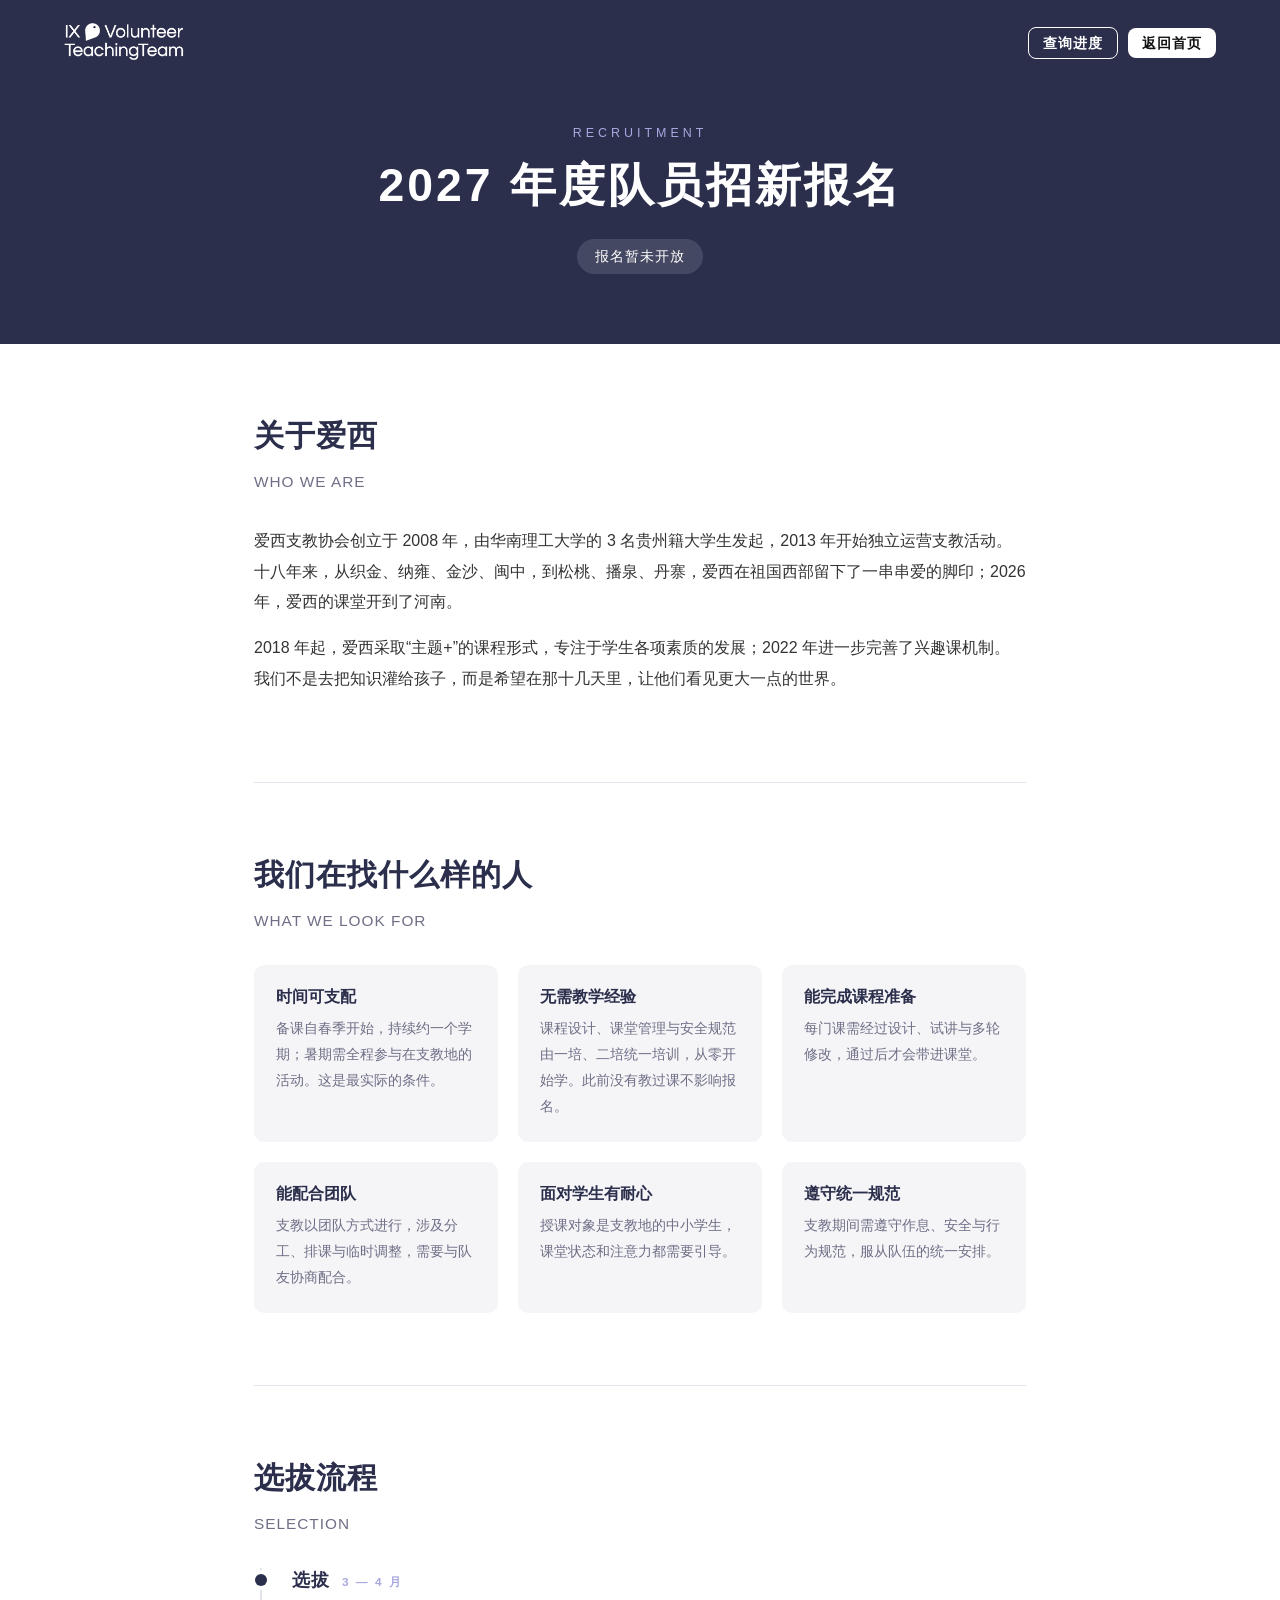
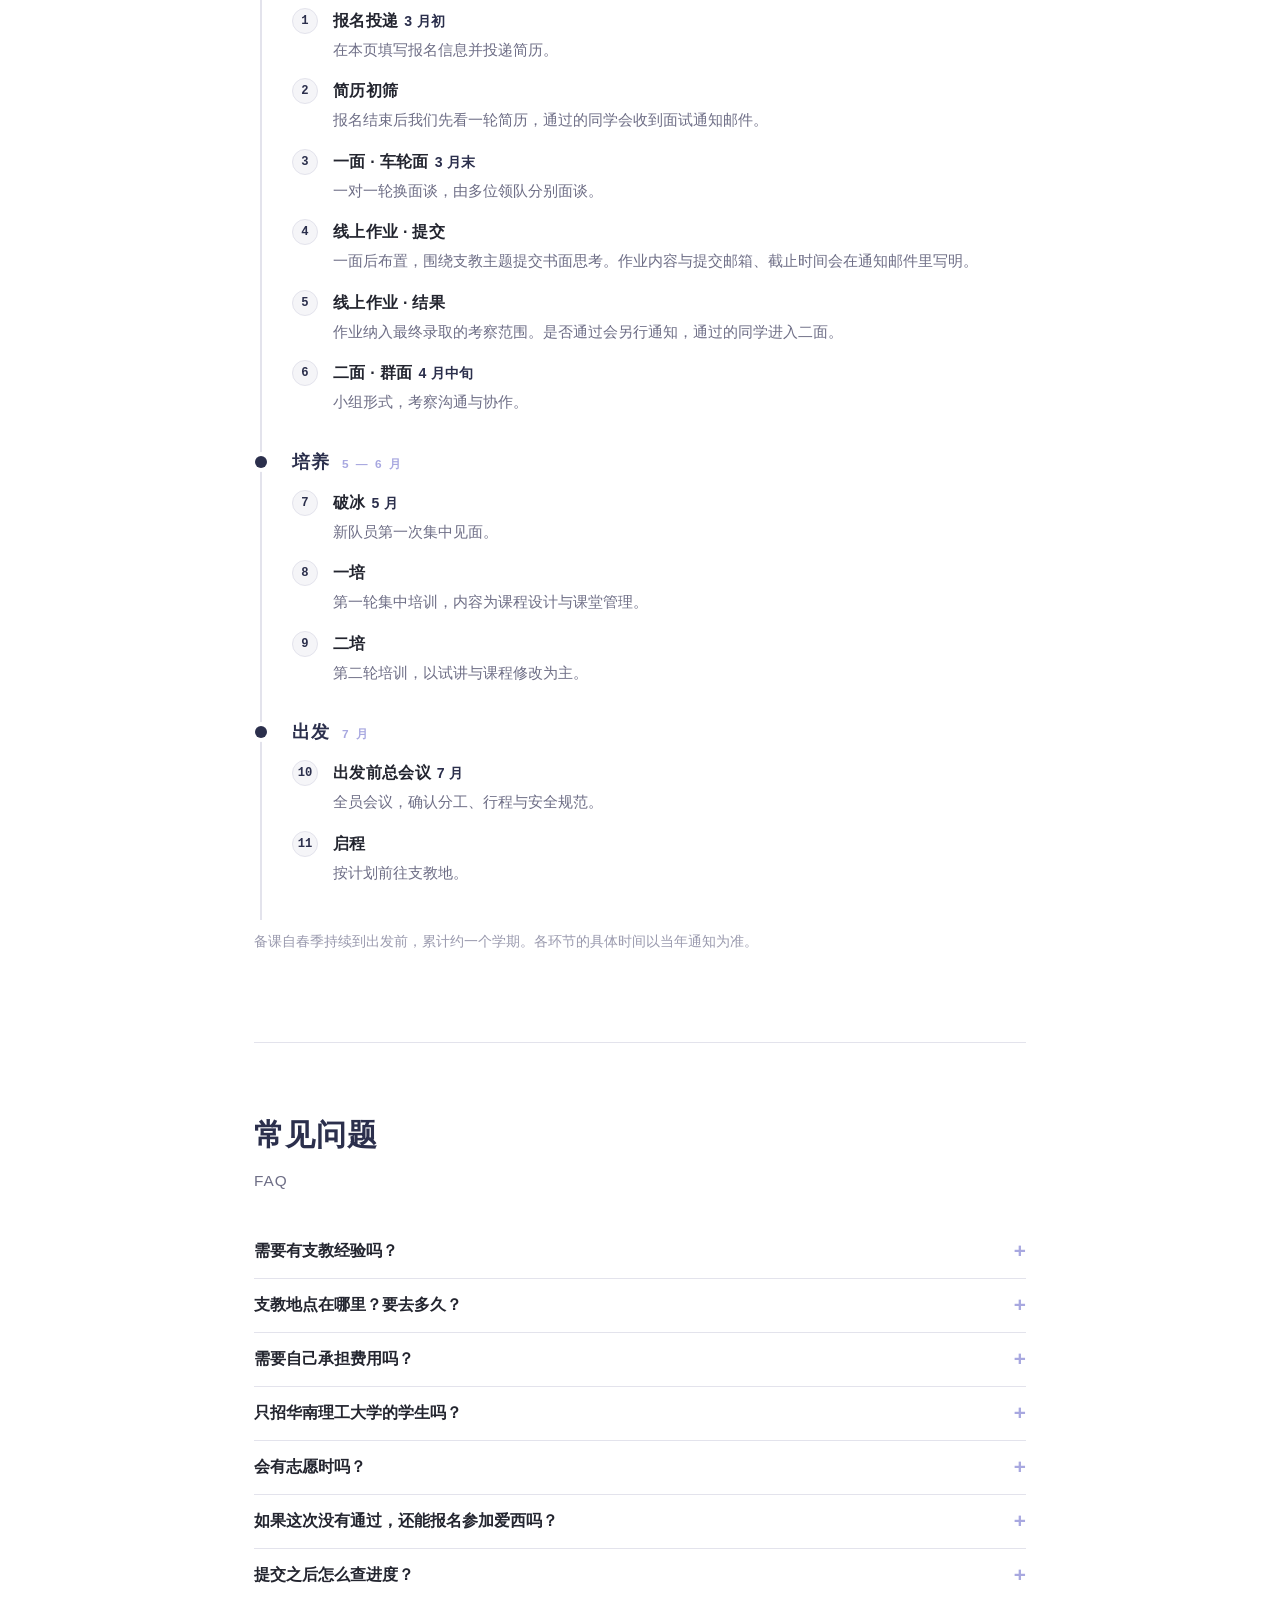
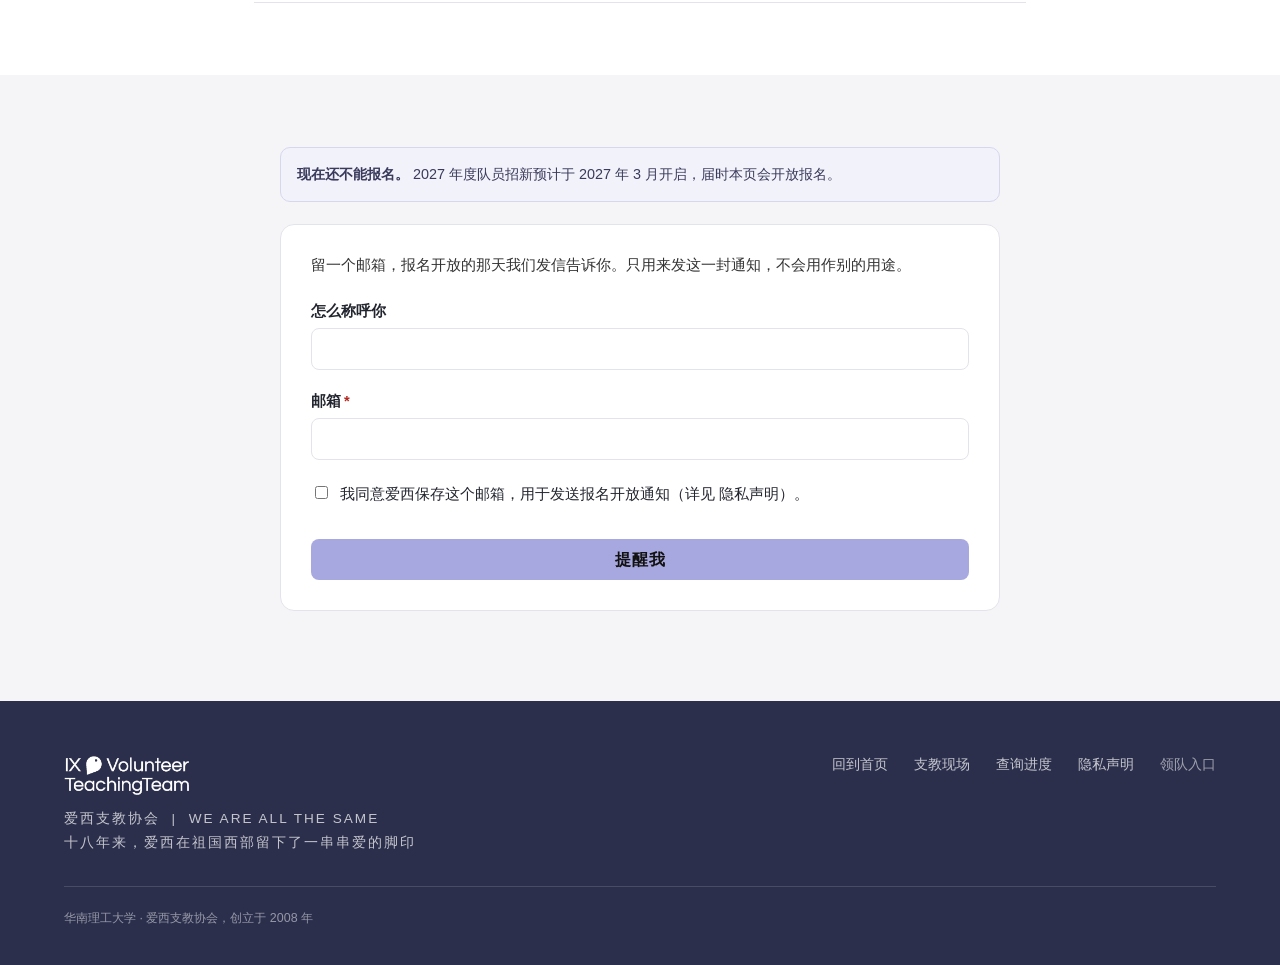
<file: apply.html>
<!DOCTYPE html>
<html lang="zh-CN">
<head>
<meta charset="UTF-8">
<meta name="viewport" content="width=device-width, initial-scale=1.0">
<title>报名投递 · 爱西支教协会</title>
<meta name="description" content="爱西支教协会招新报名与周年庆报名入口。填写信息、投递简历，提交后可凭邮箱与凭证码查询进度。">
<meta name="theme-color" content="#2B2F4C">
<link rel="icon" type="image/png" href="images/favicon.png">
<link rel="stylesheet" href="css/site.css">
<style>
  /* 子页头部：不做全屏菜单那一套，只留必要的返回与查询入口 */
  .sub-head {
    background: var(--ink); color: #fff; padding: 22px 5vw;
    display: flex; align-items: center; justify-content: space-between; gap: 16px;
  }
  .sub-head .logo { height: 38px; filter: brightness(0) invert(1); }
  .sub-head .links { display: flex; gap: 10px; align-items: center; }

  .page-hero { background: var(--ink); color: #fff; padding: 40px 5vw 70px; text-align: center; }
  .page-hero .eyebrow { font-size: .78rem; letter-spacing: 4px; color: var(--lilac); margin: 0 0 14px; }
  .page-hero h1 { margin: 0; font-size: clamp(1.9rem, 5vw, 2.9rem); letter-spacing: 3px; }
  .page-hero .state {
    display: inline-block; margin-top: 22px; padding: 8px 18px; border-radius: 999px;
    font-size: .88rem; letter-spacing: 1px; background: rgba(255,255,255,.12);
  }
  .page-hero .state.is-open { background: rgba(168,224,190,.2); color: #CFF3DE; }

  .wrap { max-width: 900px; margin: 0 auto; padding: 0 5vw; }
  .block { padding: 72px 0; }
  .block:not(:last-child) { border-bottom: 1px solid var(--line); }
  .block h2 { font-size: clamp(1.4rem, 3.4vw, 1.9rem); margin: 0 0 10px; color: var(--ink); letter-spacing: 1px; }
  .block .lead { color: var(--muted); margin: 0 0 30px; font-size: .96rem; letter-spacing: 1px; }
  .block p { line-height: 1.9; }

  /* 选拔流程：按阶段分组。九个环节排成一长条会很笨重，
     分成「选拔 / 培养 / 出发」三段之后既完整又好读。 */
  .phase { position: relative; padding: 0 0 34px 30px; border-left: 2px solid var(--line); margin-left: 6px; }
  .phase:last-child { border-left-color: transparent; padding-bottom: 0; }
  .phase::before {
    content: ""; position: absolute; left: -7px; top: 6px;
    width: 12px; height: 12px; border-radius: 50%;
    background: var(--ink); box-shadow: 0 0 0 4px #fff;
  }
  .phase-head { display: flex; align-items: baseline; gap: 12px; flex-wrap: wrap; margin-bottom: 16px; }
  .phase-head h3 { margin: 0; font-size: 1.12rem; color: var(--ink); letter-spacing: 1px; }
  .phase-head .pm {
    font-size: .74rem; letter-spacing: 2px; color: var(--lilac);
    font-weight: bold; text-transform: uppercase;
  }
  .phase-steps { list-style: none; margin: 0; padding: 0; display: grid; gap: 15px; }
  .phase-steps li { display: grid; grid-template-columns: 28px 1fr; gap: 13px; align-items: start; }
  .phase-steps .n {
    width: 26px; height: 26px; border-radius: 50%;
    background: var(--paper-2); border: 1px solid var(--line); color: var(--ink);
    display: flex; align-items: center; justify-content: center;
    font-family: ui-monospace, Menlo, monospace; font-size: .76rem; font-weight: bold;
    font-variant-numeric: tabular-nums;
  }
  .phase-steps h4 { margin: 3px 0 5px; font-size: 1rem; color: var(--ink-3); letter-spacing: .3px; }
  .phase-steps p { margin: 0; font-size: .92rem; color: var(--muted); line-height: 1.8; }
  .phase-steps .when { color: var(--ink); font-weight: bold; font-size: .88rem; margin-left: 6px; }

  /* 我们看重什么 */
  .traits { display: grid; grid-template-columns: repeat(auto-fit, minmax(220px, 1fr)); gap: 20px; }
  .trait { background: var(--paper-2); border-radius: var(--radius); padding: 22px; }
  .trait h3 { margin: 0 0 8px; font-size: 1rem; color: var(--ink); }
  .trait p { margin: 0; font-size: .9rem; color: var(--muted); line-height: 1.8; }

  /* FAQ：原生 details，不用 JS */
  .faq details {
    border-bottom: 1px solid var(--line); padding: 16px 0;
  }
  .faq summary {
    cursor: pointer; font-weight: bold; color: var(--ink-3); font-size: 1rem;
    list-style: none; display: flex; justify-content: space-between; gap: 14px;
  }
  .faq summary::-webkit-details-marker { display: none; }
  .faq summary::after { content: "+"; color: var(--lilac); font-size: 1.3rem; line-height: 1; }
  .faq details[open] summary::after { content: "−"; }
  .faq details p { margin: 12px 0 0; font-size: .94rem; color: var(--muted); line-height: 1.9; }

  .form-block { background: var(--paper-2); padding: 72px 5vw 90px; }

  /* 提交成功后的凭证码 */
  .ticket-box {
    text-align: center; background: #fff; border: 2px dashed var(--lilac);
    border-radius: 12px; padding: 26px; margin: 24px 0;
  }
  .ticket-box .code {
    font-size: 2rem; font-weight: 900; letter-spacing: 6px; color: var(--ink);
    font-family: ui-monospace, SFMono-Regular, Menlo, monospace; margin: 10px 0;
  }
</style>
</head>
<body>

<header class="sub-head">
  <a href="index.html" aria-label="返回首页">
    <img src="images/left-8.png" alt="爱西支教协会" class="logo">
  </a>
  <div class="links">
    <a href="status.html" class="btn btn-ghost btn-sm">查询进度</a>
    <a href="index.html" class="btn btn-white btn-sm">返回首页</a>
  </div>
</header>

<section class="page-hero">
  <p class="eyebrow" id="pageEyebrow">RECRUITMENT</p>
  <h1 id="pageTitle">队员招新报名</h1>
  <div class="state" id="pageState">正在读取开放状态…</div>
</section>

<div class="wrap">

  <!-- ============ 招新详情：只在招新模式显示 ============ -->
  <div id="recruitInfo">

    <section class="block">
      <h2>关于爱西</h2>
      <p class="lead">WHO WE ARE</p>
      <p>爱西支教协会创立于 2008 年，由华南理工大学的 3 名贵州籍大学生发起，2013 年开始独立运营支教活动。十八年来，从织金、纳雍、金沙、闽中，到松桃、播泉、丹寨，爱西在祖国西部留下了一串串爱的脚印；2026 年，爱西的课堂开到了河南。</p>
      <p>2018 年起，爱西采取“主题+”的课程形式，专注于学生各项素质的发展；2022 年进一步完善了兴趣课机制。我们不是去把知识灌给孩子，而是希望在那十几天里，让他们看见更大一点的世界。</p>
    </section>

    <section class="block">
      <h2>我们在找什么样的人</h2>
      <p class="lead">WHAT WE LOOK FOR</p>
      <div class="traits">
        <div class="trait">
          <h3>时间可支配</h3>
          <p>备课自春季开始，持续约一个学期；暑期需全程参与在支教地的活动。这是最实际的条件。</p>
        </div>
        <div class="trait">
          <h3>无需教学经验</h3>
          <p>课程设计、课堂管理与安全规范由一培、二培统一培训，从零开始学。此前没有教过课不影响报名。</p>
        </div>
        <div class="trait">
          <h3>能完成课程准备</h3>
          <p>每门课需经过设计、试讲与多轮修改，通过后才会带进课堂。</p>
        </div>
        <div class="trait">
          <h3>能配合团队</h3>
          <p>支教以团队方式进行，涉及分工、排课与临时调整，需要与队友协商配合。</p>
        </div>
        <div class="trait">
          <h3>面对学生有耐心</h3>
          <p>授课对象是支教地的中小学生，课堂状态和注意力都需要引导。</p>
        </div>
        <div class="trait">
          <h3>遵守统一规范</h3>
          <p>支教期间需遵守作息、安全与行为规范，服从队伍的统一安排。</p>
        </div>
      </div>
    </section>

    <section class="block">
      <h2>选拔流程</h2>
      <p class="lead">SELECTION</p>
      <div class="phase">
        <div class="phase-head"><h3>选拔</h3><span class="pm">3 — 4 月</span></div>
        <ol class="phase-steps">
          <li><span class="n">1</span><div>
            <h4>报名投递<span class="when">3 月初</span></h4>
            <p>在本页填写报名信息并投递简历。</p>
          </div></li>
          <li><span class="n">2</span><div>
            <h4>简历初筛</h4>
            <p>报名结束后我们先看一轮简历，通过的同学会收到面试通知邮件。</p>
          </div></li>
          <li><span class="n">3</span><div>
            <h4>一面 · 车轮面<span class="when">3 月末</span></h4>
            <p>一对一轮换面谈，由多位领队分别面谈。</p>
          </div></li>
          <li><span class="n">4</span><div>
            <h4>线上作业 · 提交</h4>
            <p>一面后布置，围绕支教主题提交书面思考。作业内容与提交邮箱、截止时间会在通知邮件里写明。</p>
          </div></li>
          <li><span class="n">5</span><div>
            <h4>线上作业 · 结果</h4>
            <p>作业纳入最终录取的考察范围。是否通过会另行通知，通过的同学进入二面。</p>
          </div></li>
          <li><span class="n">6</span><div>
            <h4>二面 · 群面<span class="when">4 月中旬</span></h4>
            <p>小组形式，考察沟通与协作。</p>
          </div></li>
        </ol>
      </div>

      <div class="phase">
        <div class="phase-head"><h3>培养</h3><span class="pm">5 — 6 月</span></div>
        <ol class="phase-steps">
          <li><span class="n">7</span><div>
            <h4>破冰<span class="when">5 月</span></h4>
            <p>新队员第一次集中见面。</p>
          </div></li>
          <li><span class="n">8</span><div>
            <h4>一培</h4>
            <p>第一轮集中培训，内容为课程设计与课堂管理。</p>
          </div></li>
          <li><span class="n">9</span><div>
            <h4>二培</h4>
            <p>第二轮培训，以试讲与课程修改为主。</p>
          </div></li>
        </ol>
      </div>

      <div class="phase">
        <div class="phase-head"><h3>出发</h3><span class="pm">7 月</span></div>
        <ol class="phase-steps">
          <li><span class="n">10</span><div>
            <h4>出发前总会议<span class="when">7 月</span></h4>
            <p>全员会议，确认分工、行程与安全规范。</p>
          </div></li>
          <li><span class="n">11</span><div>
            <h4>启程</h4>
            <p>按计划前往支教地。</p>
          </div></li>
        </ol>
      </div>

      <p style="margin-top:8px;font-size:.9rem;color:var(--muted-2);line-height:1.9;">
        备课自春季持续到出发前，累计约一个学期。各环节的具体时间以当年通知为准。
      </p>
    </section>

    <section class="block faq">
      <h2>常见问题</h2>
      <p class="lead">FAQ</p>

      <details>
        <summary>需要有支教经验吗？</summary>
        <p>不需要。爱西每年都会从零开始培养新队员，一培和二培就是为此存在的。我们更在意你愿不愿意投入，而不是你已经会什么。</p>
      </details>

      <details>
        <summary>支教地点在哪里？要去多久？</summary>
        <p>历年支教地以贵州为主，去过织金、纳雍、金沙、松桃、丹寨等地；<strong>2026 年的支教地在河南</strong>。暑期支教约需连续 17 天。<strong>当年的具体地点和日期以公众号通知为准</strong>，每年可能不同。</p>
      </details>

      <details>
        <summary>需要自己承担费用吗？</summary>
        <p>以队员自费为主，学校会有一部分补贴。具体的补贴额度和自付范围每年不同。</p>
      </details>

      <details>
        <summary>只招华南理工大学的学生吗？</summary>
        <p>目前只招华南理工大学的学生。其他高校的同学也可以先报名，届时我们会视情况做调整。</p>
      </details>

      <details>
        <summary>会有志愿时吗？</summary>
        <p>有。爱西会为参与的队员登记志愿时。</p>
      </details>

      <details>
        <summary>如果这次没有通过，还能报名参加爱西吗？</summary>
        <p>可以，欢迎你在下一届招新的时候继续报名。</p>
      </details>

      <details>
        <summary>提交之后怎么查进度？</summary>
        <p>提交成功后会给你一个 8 位凭证码，请截图保存。凭「邮箱 + 凭证码」在<a href="status.html">查询进度</a>页面可以随时查看状态、补传简历。面试通知和录取结果也会发到你填写的邮箱。</p>
      </details>
    </section>

  </div>

</div>

<!-- ============ 表单 ============ -->
<section class="form-block">
  <div id="formHost"></div>
</section>

<footer class="site-footer">
  <div class="ft-inner">
    <div class="ft-brand">
      <img src="images/left-8.png" alt="爱西支教协会" class="ft-logo">
      <div class="ft-slogan">
        爱西支教协会 &nbsp;|&nbsp; WE ARE ALL THE SAME<br>
        十八年来，爱西在祖国西部留下了一串串爱的脚印
      </div>
    </div>
    <div class="ft-links">
      <a href="index.html">回到首页</a>
      <a href="stories.html">支教现场</a>
      <a href="status.html">查询进度</a>
      <a href="privacy.html">隐私声明</a>
      <a href="admin.html" style="opacity:.75;">领队入口</a>
    </div>
  </div>
  <div class="ft-bottom">华南理工大学 · 爱西支教协会，创立于 2008 年<span data-icp></span></div>
</footer>

<script src="js/config.js"></script>
<script src="js/api.js"></script>
<script src="js/cloud.js"></script>
<script src="js/schema.js"></script>
<script src="js/forms.js"></script>
<script src="js/apply.js"></script>
<script src="js/beian.js"></script>
</body>
</html>
</file>
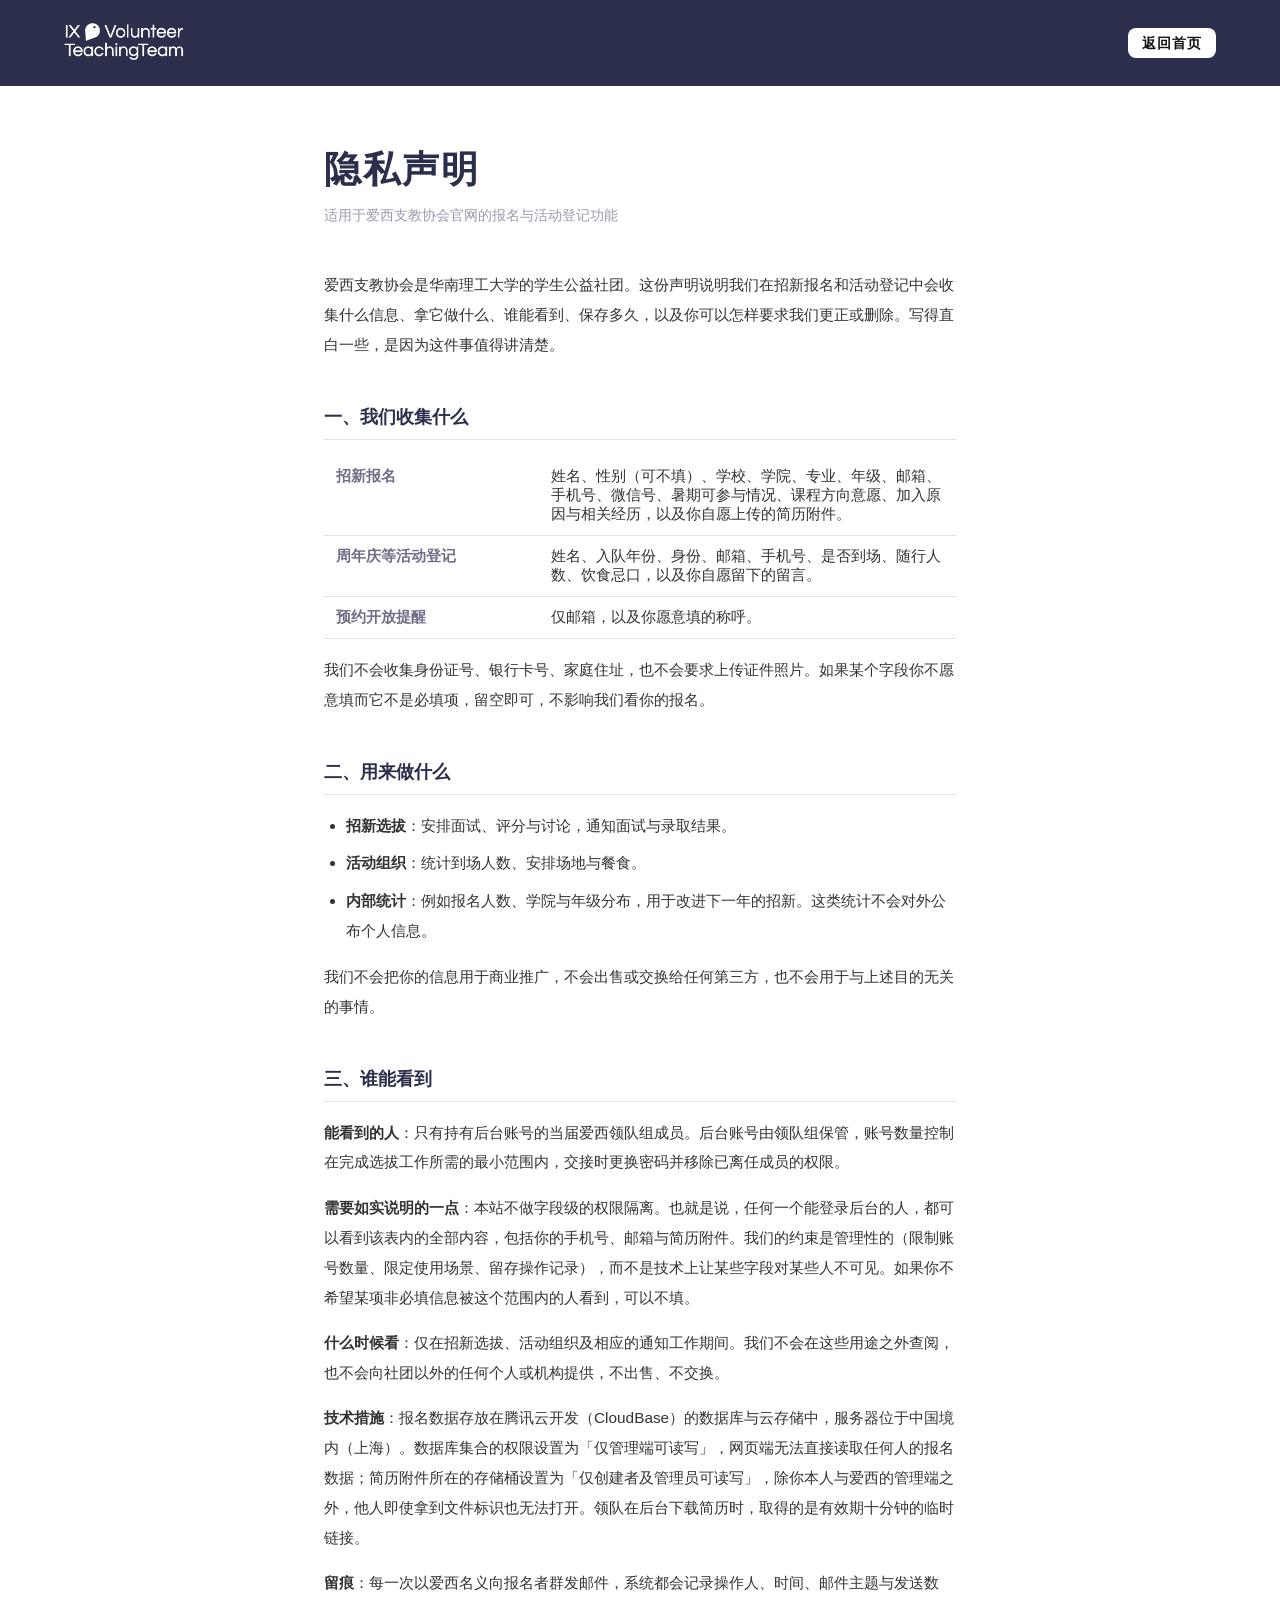
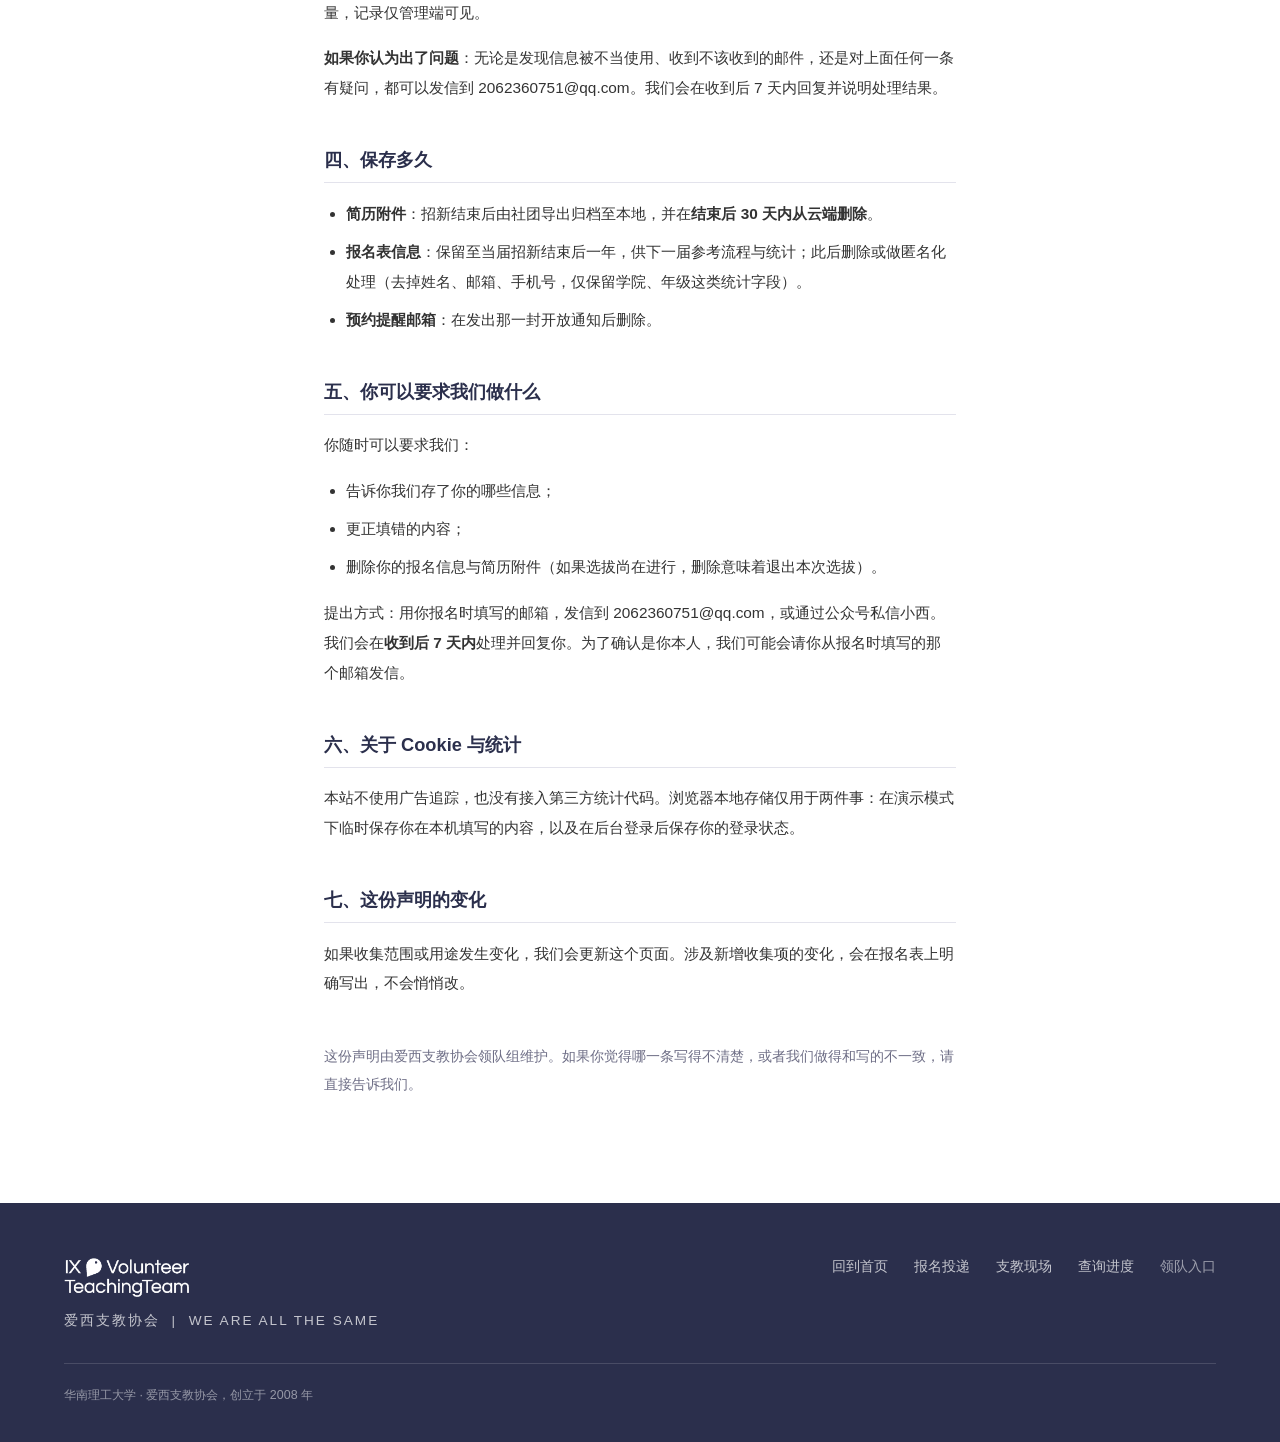
<file: privacy.html>
<!DOCTYPE html>
<html lang="zh-CN">
<head>
<meta charset="UTF-8">
<meta name="viewport" content="width=device-width, initial-scale=1.0">
<title>隐私声明 · 爱西支教协会</title>
<meta name="description" content="爱西支教协会报名信息的收集范围、用途、保存期限与删除方式。">
<meta name="theme-color" content="#2B2F4C">
<link rel="icon" type="image/png" href="images/favicon.png">
<link rel="stylesheet" href="css/site.css">
<style>
  .sub-head {
    background: var(--ink); color: #fff; padding: 22px 5vw;
    display: flex; align-items: center; justify-content: space-between; gap: 16px;
  }
  .sub-head .logo { height: 38px; filter: brightness(0) invert(1); }
  .doc { max-width: 760px; margin: 0 auto; padding: 60px 5vw 90px; }
  .doc h1 { font-size: clamp(1.7rem, 4.5vw, 2.3rem); margin: 0 0 8px; color: var(--ink); letter-spacing: 2px; }
  .doc .updated { color: var(--muted-2); font-size: .86rem; margin: 0 0 40px; }
  .doc h2 {
    font-size: 1.14rem; margin: 44px 0 14px; color: var(--ink);
    padding-bottom: 10px; border-bottom: 1px solid var(--line);
  }
  .doc p, .doc li { line-height: 1.95; font-size: .96rem; color: var(--text); }
  .doc ul { padding-left: 1.4em; }
  .doc li { margin-bottom: 8px; }
  .doc table { width: 100%; border-collapse: collapse; margin: 16px 0; font-size: .92rem; }
  .doc th, .doc td { text-align: left; padding: 11px 12px; border-bottom: 1px solid var(--line); vertical-align: top; }
  .doc th { color: var(--muted); font-weight: bold; width: 34%; }
</style>
</head>
<body>

<header class="sub-head">
  <a href="index.html" aria-label="返回首页"><img src="images/left-8.png" alt="爱西支教协会" class="logo"></a>
  <a href="index.html" class="btn btn-white btn-sm">返回首页</a>
</header>

<div class="doc">
  <h1>隐私声明</h1>
  <p class="updated">适用于爱西支教协会官网的报名与活动登记功能</p>

  <p>爱西支教协会是华南理工大学的学生公益社团。这份声明说明我们在招新报名和活动登记中会收集什么信息、拿它做什么、谁能看到、保存多久，以及你可以怎样要求我们更正或删除。写得直白一些，是因为这件事值得讲清楚。</p>

  <h2>一、我们收集什么</h2>
  <table>
    <tr><th>招新报名</th><td>姓名、性别（可不填）、学校、学院、专业、年级、邮箱、手机号、微信号、暑期可参与情况、课程方向意愿、加入原因与相关经历，以及你自愿上传的简历附件。</td></tr>
    <tr><th>周年庆等活动登记</th><td>姓名、入队年份、身份、邮箱、手机号、是否到场、随行人数、饮食忌口，以及你自愿留下的留言。</td></tr>
    <tr><th>预约开放提醒</th><td>仅邮箱，以及你愿意填的称呼。</td></tr>
  </table>
  <p>我们不会收集身份证号、银行卡号、家庭住址，也不会要求上传证件照片。如果某个字段你不愿意填而它不是必填项，留空即可，不影响我们看你的报名。</p>

  <h2>二、用来做什么</h2>
  <ul>
    <li><strong>招新选拔</strong>：安排面试、评分与讨论，通知面试与录取结果。</li>
    <li><strong>活动组织</strong>：统计到场人数、安排场地与餐食。</li>
    <li><strong>内部统计</strong>：例如报名人数、学院与年级分布，用于改进下一年的招新。这类统计不会对外公布个人信息。</li>
  </ul>
  <p>我们不会把你的信息用于商业推广，不会出售或交换给任何第三方，也不会用于与上述目的无关的事情。</p>

  <h2>三、谁能看到</h2>

  <p><strong>能看到的人</strong>：只有持有后台账号的当届爱西领队组成员。后台账号由领队组保管，账号数量控制在完成选拔工作所需的最小范围内，交接时更换密码并移除已离任成员的权限。</p>

  <p><strong>需要如实说明的一点</strong>：本站不做字段级的权限隔离。也就是说，任何一个能登录后台的人，都可以看到该表内的全部内容，包括你的手机号、邮箱与简历附件。我们的约束是管理性的（限制账号数量、限定使用场景、留存操作记录），而不是技术上让某些字段对某些人不可见。如果你不希望某项非必填信息被这个范围内的人看到，可以不填。</p>

  <p><strong>什么时候看</strong>：仅在招新选拔、活动组织及相应的通知工作期间。我们不会在这些用途之外查阅，也不会向社团以外的任何个人或机构提供，不出售、不交换。</p>

  <p><strong>技术措施</strong>：报名数据存放在腾讯云开发（CloudBase）的数据库与云存储中，服务器位于中国境内（上海）。数据库集合的权限设置为「仅管理端可读写」，网页端无法直接读取任何人的报名数据；简历附件所在的存储桶设置为「仅创建者及管理员可读写」，除你本人与爱西的管理端之外，他人即使拿到文件标识也无法打开。领队在后台下载简历时，取得的是有效期十分钟的临时链接。</p>

  <p><strong>留痕</strong>：每一次以爱西名义向报名者群发邮件，系统都会记录操作人、时间、邮件主题与发送数量，记录仅管理端可见。</p>

  <p><strong>如果你认为出了问题</strong>：无论是发现信息被不当使用、收到不该收到的邮件，还是对上面任何一条有疑问，都可以发信到
  <a href="mailto:2062360751@qq.com">2062360751@qq.com</a>。我们会在收到后 7 天内回复并说明处理结果。</p>

  <h2>四、保存多久</h2>
  <ul>
    <li><strong>简历附件</strong>：招新结束后由社团导出归档至本地，并在<strong>结束后 30 天内从云端删除</strong>。</li>
    <li><strong>报名表信息</strong>：保留至当届招新结束后一年，供下一届参考流程与统计；此后删除或做匿名化处理（去掉姓名、邮箱、手机号，仅保留学院、年级这类统计字段）。</li>
    <li><strong>预约提醒邮箱</strong>：在发出那一封开放通知后删除。</li>
  </ul>

  <h2>五、你可以要求我们做什么</h2>
  <p>你随时可以要求我们：</p>
  <ul>
    <li>告诉你我们存了你的哪些信息；</li>
    <li>更正填错的内容；</li>
    <li>删除你的报名信息与简历附件（如果选拔尚在进行，删除意味着退出本次选拔）。</li>
  </ul>
  <p>提出方式：用你报名时填写的邮箱，发信到 <a href="mailto:2062360751@qq.com">2062360751@qq.com</a>，或通过公众号私信小西。我们会在<strong>收到后 7 天内</strong>处理并回复你。为了确认是你本人，我们可能会请你从报名时填写的那个邮箱发信。</p>

  <h2>六、关于 Cookie 与统计</h2>
  <p>本站不使用广告追踪，也没有接入第三方统计代码。浏览器本地存储仅用于两件事：在演示模式下临时保存你在本机填写的内容，以及在后台登录后保存你的登录状态。</p>

  <h2>七、这份声明的变化</h2>
  <p>如果收集范围或用途发生变化，我们会更新这个页面。涉及新增收集项的变化，会在报名表上明确写出，不会悄悄改。</p>

  <p style="margin-top:44px;color:var(--muted);font-size:.9rem;">
    这份声明由爱西支教协会领队组维护。如果你觉得哪一条写得不清楚，或者我们做得和写的不一致，请直接告诉我们。
  </p>
</div>

<footer class="site-footer">
  <div class="ft-inner">
    <div class="ft-brand">
      <img src="images/left-8.png" alt="爱西支教协会" class="ft-logo">
      <div class="ft-slogan">爱西支教协会 &nbsp;|&nbsp; WE ARE ALL THE SAME</div>
    </div>
    <div class="ft-links">
      <a href="index.html">回到首页</a>
      <a href="apply.html">报名投递</a>
      <a href="stories.html">支教现场</a>
      <a href="status.html">查询进度</a>
      <a href="admin.html" style="opacity:.75;">领队入口</a>
    </div>
  </div>
  <div class="ft-bottom">华南理工大学 · 爱西支教协会，创立于 2008 年<span data-icp></span></div>
</footer>

<script src="js/config.js"></script>
<script src="js/api.js"></script>
<script src="js/beian.js"></script>
</body>
</html>
</file>
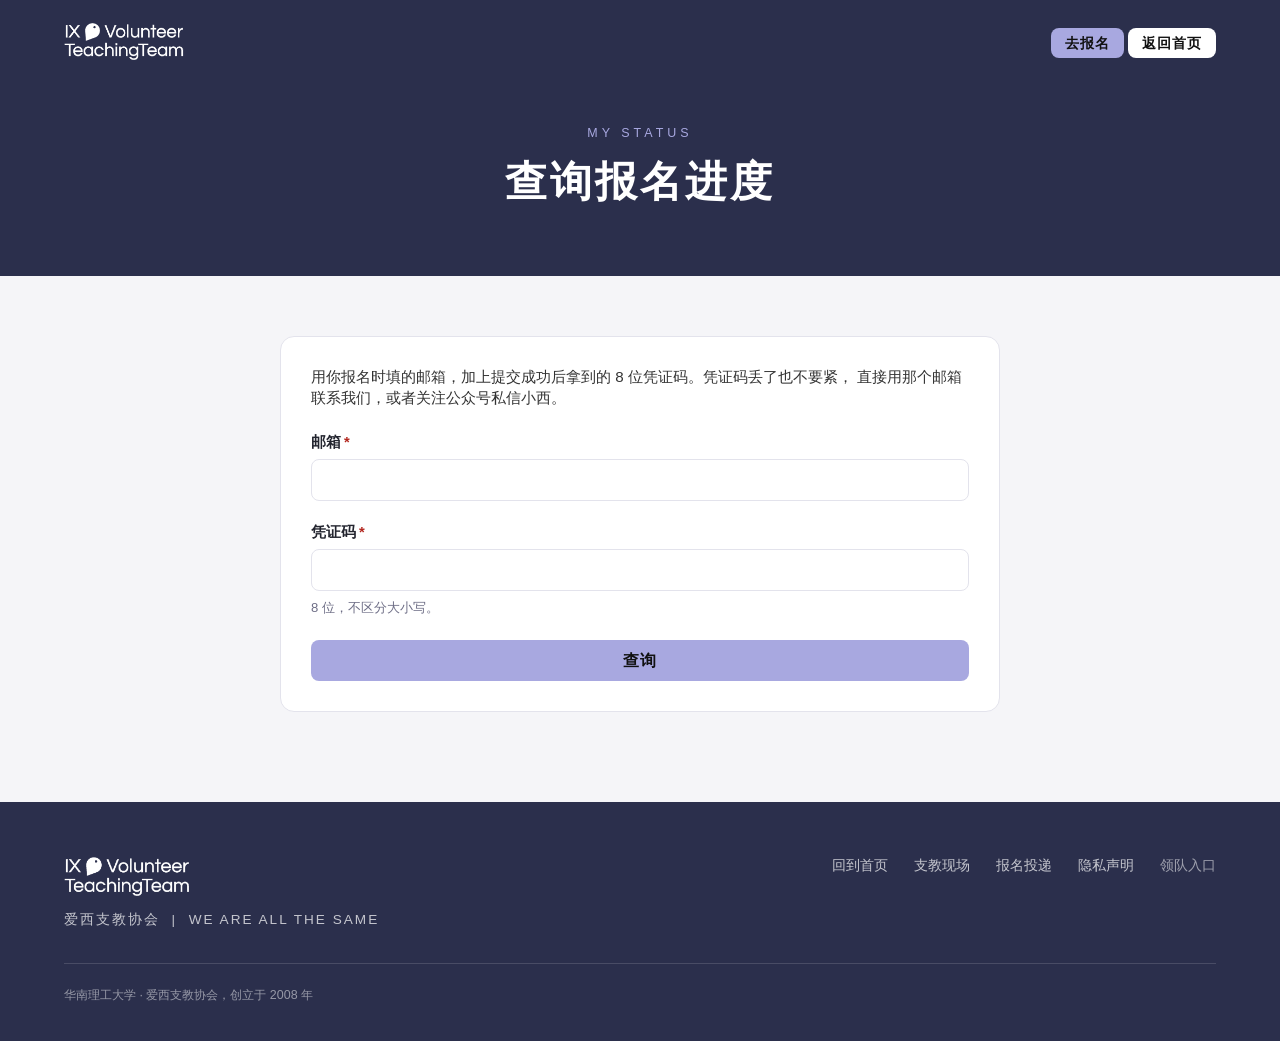
<file: status.html>
<!DOCTYPE html>
<html lang="zh-CN">
<head>
<meta charset="UTF-8">
<meta name="viewport" content="width=device-width, initial-scale=1.0">
<title>查询进度 · 爱西支教协会</title>
<meta name="description" content="凭邮箱与凭证码查询爱西支教协会报名进度。">
<meta name="theme-color" content="#2B2F4C">
<link rel="icon" type="image/png" href="images/favicon.png">
<link rel="stylesheet" href="css/site.css">
<style>
  .sub-head {
    background: var(--ink); color: #fff; padding: 22px 5vw;
    display: flex; align-items: center; justify-content: space-between; gap: 16px;
  }
  .sub-head .logo { height: 38px; filter: brightness(0) invert(1); }
  .page-hero { background: var(--ink); color: #fff; padding: 40px 5vw 66px; text-align: center; }
  .page-hero .eyebrow { font-size: .78rem; letter-spacing: 4px; color: var(--lilac); margin: 0 0 14px; }
  .page-hero h1 { margin: 0; font-size: clamp(1.8rem, 5vw, 2.6rem); letter-spacing: 3px; }
  .body-wrap { background: var(--paper-2); padding: 60px 5vw 90px; min-height: 46vh; }

  /* 进度条：把状态画成看得懂的四步 */
  .track { display: flex; gap: 0; margin: 8px 0 26px; }
  .track .node { flex: 1; text-align: center; position: relative; font-size: .82rem; color: var(--muted-2); }
  .track .node::before {
    content: ""; display: block; height: 4px; background: var(--line); margin-bottom: 12px;
  }
  .track .node:first-child::before { border-radius: 2px 0 0 2px; }
  .track .node:last-child::before { border-radius: 0 2px 2px 0; }
  .track .node.done::before { background: var(--lilac); }
  .track .node.done { color: var(--ink); font-weight: bold; }
  .kv { border-top: 1px solid var(--line); margin-top: 22px; }
  .kv div { display: flex; gap: 16px; padding: 11px 0; border-bottom: 1px solid var(--line); font-size: .93rem; }
  .kv dt { flex: 0 0 96px; color: var(--muted); }
  .kv dd { margin: 0; color: var(--ink-3); }
</style>
</head>
<body>

<header class="sub-head">
  <a href="index.html" aria-label="返回首页"><img src="images/left-8.png" alt="爱西支教协会" class="logo"></a>
  <div class="links">
    <a href="apply.html" class="btn btn-primary btn-sm">去报名</a>
    <a href="index.html" class="btn btn-white btn-sm">返回首页</a>
  </div>
</header>

<section class="page-hero">
  <p class="eyebrow">MY STATUS</p>
  <h1>查询报名进度</h1>
</section>

<div class="body-wrap">
  <div id="host">
    <form class="form-card" id="qForm" novalidate>
      <div class="notice notice-info" id="demoNote" style="display:none;">
        <strong>演示模式</strong>：当前未连接云开发，只能查到在这台电脑上提交过的演示记录。
      </div>
      <p class="help" style="margin:0 0 24px;font-size:.95rem;">
        用你报名时填的邮箱，加上提交成功后拿到的 8 位凭证码。凭证码丢了也不要紧，
        直接用那个邮箱联系我们，或者关注公众号私信小西。
      </p>

      <div class="field" data-key="email">
        <label for="qEmail">邮箱<span class="req">*</span></label>
        <input class="input" type="email" id="qEmail" inputmode="email"
               autocapitalize="off" spellcheck="false" maxlength="60" required>
        <p class="err-msg" role="alert"></p>
      </div>

      <div class="field" data-key="ticket">
        <label for="qTicket">凭证码<span class="req">*</span></label>
        <input class="input" type="text" id="qTicket" maxlength="8"
               style="letter-spacing:4px;text-transform:uppercase;font-family:ui-monospace,Menlo,monospace;">
        <p class="help">8 位，不区分大小写。</p>
        <p class="err-msg" role="alert"></p>
      </div>

      <div class="notice notice-err" id="qError" style="display:none;"></div>
      <button type="submit" class="btn btn-primary" style="width:100%;">查询</button>
    </form>
  </div>
</div>

<footer class="site-footer">
  <div class="ft-inner">
    <div class="ft-brand">
      <img src="images/left-8.png" alt="爱西支教协会" class="ft-logo">
      <div class="ft-slogan">爱西支教协会 &nbsp;|&nbsp; WE ARE ALL THE SAME</div>
    </div>
    <div class="ft-links">
      <a href="index.html">回到首页</a>
      <a href="stories.html">支教现场</a>
      <a href="apply.html">报名投递</a>
      <a href="privacy.html">隐私声明</a>
      <a href="admin.html" style="opacity:.75;">领队入口</a>
    </div>
  </div>
  <div class="ft-bottom">华南理工大学 · 爱西支教协会，创立于 2008 年<span data-icp></span></div>
</footer>

<script src="js/config.js"></script>
<script src="js/api.js"></script>
<!-- 修改已提交内容要复用报名页那套表单引擎，所以这三个也要加载。
     cloud.js 是懒加载壳，只有真的换简历时才会拉 718KB 的 SDK。 -->
<script src="js/cloud.js"></script>
<script src="js/schema.js"></script>
<script src="js/forms.js"></script>
<script>
(function () {
  "use strict";
  var RE_EMAIL = /^[^\s@]+@[^\s@]+\.[^\s@]{2,}$/;
  var host = document.getElementById("host");
  var form = document.getElementById("qForm");
  var errBox = document.getElementById("qError");

  if (window.AixiApi && window.AixiApi.isDemo) {
    document.getElementById("demoNote").style.display = "block";
  }

  function esc(s) {
    return String(s == null ? "" : s)
      .replace(/&/g, "&amp;").replace(/</g, "&lt;").replace(/>/g, "&gt;")
      .replace(/"/g, "&quot;").replace(/'/g, "&#39;");
  }

  function bad(key, msg) {
    var w = form.querySelector('.field[data-key="' + key + '"]');
    w.classList.toggle("has-error", !!msg);
    w.querySelector(".err-msg").textContent = msg || "";
    return !msg;
  }

  /* 状态在流程里的位置。云函数返回的 status 是中文短语，这里映射成第几步。 */
  /* 进度条的四个节点，与后台的状态词表同源（见 js/admin.js 的 STATUS_OPTIONS）。
     改环节时两处都要改，否则报名者看到的进度和领队设的状态会对不上。 */
  var STAGES = ["已收到", "初筛通过", "一面通过", "作业通过", "二面通过"];
  function stageIndex(status) {
    var s = String(status || "");
    if (/未通过|落选/.test(s)) return -1;   // 终态，不画正向进度条
    if (/已录取/.test(s)) return 5;         // 超过最后一个节点，全部点亮
    if (/二面通过/.test(s)) return 4;
    if (/作业通过/.test(s)) return 3;
    if (/作业待评|已交作业/.test(s)) return 2;  // 交了但还没出结果，停在一面通过那格
    if (/一面通过/.test(s)) return 2;
    if (/初筛通过/.test(s)) return 1;
    return 0;                               // 已收到
  }

  function showResult(r) {
    var idx = stageIndex(r.status);
    var trackHtml = idx < 0 ? "" : '<div class="track">' + STAGES.map(function (n, i) {
      return '<div class="node' + (i <= idx ? " done" : "") + '">' + esc(n) + "</div>";
    }).join("") + "</div>";

    host.innerHTML = '<div class="form-card">'
      + (r.demo ? '<div class="notice notice-warn"><strong>演示模式</strong>：这是本机的演示记录。</div>' : "")
      + '<div class="notice ' + (/未通过|落选/.test(String(r.status || "")) ? "notice-info" : "notice-ok")
      + '" style="margin-bottom:24px;">当前状态：<strong>'
      + esc(r.status || "已收到") + "</strong>"
      + (/已录取/.test(String(r.status || ""))
        ? "　🎉 恭喜，你已通过全部选拔环节。"
        : /未通过|落选/.test(String(r.status || ""))
          ? "　本次选拔已结束，详情见我们发给你的邮件。"
          : "")
      + "</div>"
      + trackHtml
      + '<dl class="kv">'
      + (r.name ? "<div><dt>姓名</dt><dd>" + esc(r.name) + "</dd></div>" : "")
      + (r.formType ? "<div><dt>报名类型</dt><dd>" + esc(r.formType) + "</dd></div>" : "")
      + (r.createdAt ? "<div><dt>提交时间</dt><dd>"
        + esc(String(r.createdAt).replace("T", " ").slice(0, 16)) + "</dd></div>" : "")
      + (r.hasResume !== undefined
        ? "<div><dt>简历附件</dt><dd>" + (r.hasResume ? "已收到" : "未上传") + "</dd></div>" : "")
      + "</dl>"
      + (r.note ? '<p class="help" style="margin-top:18px;">' + esc(r.note) + "</p>" : "")
      + '<div style="display:flex;gap:12px;flex-wrap:wrap;margin-top:26px;">'
      + (r.canEdit
        ? '<button type="button" class="btn btn-primary" id="editBtn">修改我的报名信息</button>'
        : "")
      + '<button type="button" class="btn btn-ghost" id="again" style="color:var(--ink);">查另一条</button>'
      + '<a class="btn ' + (r.canEdit ? "btn-ghost" : "btn-primary") + '" href="index.html"'
      + (r.canEdit ? ' style="color:var(--ink);"' : "") + '>回到首页</a>'
      + "</div>"
      + (r.canEdit
        ? '<p class="help" style="margin-top:14px;">报名通道开放期间可以反复修改，改多少次都可以。</p>'
        : '<p class="help" style="margin-top:14px;">报名通道已关闭，内容不能再改。确有需要请直接回信联系我们。</p>')
      + "</div>";

    document.getElementById("again").addEventListener("click", function () {
      location.reload();
    });

    var editBtn = document.getElementById("editBtn");
    if (editBtn) editBtn.addEventListener("click", function () { showEdit(r); });
  }

  /* 当前这次查询用的凭据。修改时要原样带回服务端再验一次 ——
     前端记着它只是为了免得用户再敲一遍，服务端绝不会因为「前端说验过了」就放行。 */
  var cred = { email: "", ticket: "" };

  /** 修改已提交的内容。复用报名页那套表单引擎，带初值渲染。 */
  function showEdit(r) {
    var isAnni = r.formTypeRaw === "anniversary";
    var schema = (window.AIXI_SCHEMAS || {})[isAnni ? "anniversary" : "recruit"];
    if (!schema || !window.AixiForms) {
      alert("表单定义没加载出来，请刷新页面重试。");
      return;
    }

    host.innerHTML = '<div class="notice notice-info" style="max-width:720px;margin:0 auto 22px;">'
      + "<strong>正在修改你的报名信息。</strong> 改完点最下方的按钮保存。"
      + (r.hasResume
        ? " 你之前已上传过简历；<strong>重新选一个文件会替换掉旧的</strong>，不选就保持原样。"
        : " 你还没上传过简历，可以在这里补上。")
      + "</div><div id=\"editHost\"></div>";

    window.AixiForms.mount({
      schema: schema,
      host: document.getElementById("editHost"),
      formType: isAnni ? "anniversary" : "recruit",
      values: r.data || {},
      hideAgree: true,
      submitFn: function (data, fileId) {
        return window.AixiApi.updateSubmission(cred.email, cred.ticket, data, fileId);
      },
      onSuccess: function (res) {
        host.innerHTML = '<div class="form-card">'
          + '<div class="notice notice-ok" style="margin-bottom:22px;"><strong>已保存。</strong> '
          + (res && res.replacedResume ? "简历已替换为你刚上传的那份。"
            : (res && res.hasResume ? "简历保持为原来那份。" : ""))
          + "</div>"
          + '<p class="help" style="margin:0 0 22px;">报名通道开放期间可以继续修改，次数不限。</p>'
          + '<div style="display:flex;gap:12px;flex-wrap:wrap;">'
          + '<button type="button" class="btn btn-primary" id="again2">再查一次看看</button>'
          + '<a class="btn btn-ghost" href="index.html" style="color:var(--ink);">回到首页</a>'
          + "</div></div>";
        document.getElementById("again2").addEventListener("click", function () {
          location.reload();
        });
      }
    });

    // 邮箱锁死：凭证码是按邮箱算哈希的，改了就查不到自己
    var em = document.querySelector('#editHost [name="email"]');
    if (em) {
      em.readOnly = true;
      em.style.background = "var(--paper-2)";
      em.style.color = "var(--muted)";
      var h = em.parentNode.querySelector(".help");
      if (h) h.textContent = "邮箱不能自行修改 —— 凭证码是按它生成的。需要换邮箱请回信联系我们。";
    }

    host.scrollIntoView({ block: "start", behavior: "smooth" });
  }

  form.addEventListener("submit", function (e) {
    e.preventDefault();
    errBox.style.display = "none";

    var email = document.getElementById("qEmail").value.trim();
    var ticket = document.getElementById("qTicket").value.trim().toUpperCase();

    var ok = true;
    ok = bad("email", !email ? "请填邮箱" : (!RE_EMAIL.test(email) ? "邮箱格式看起来不对" : "")) && ok;
    ok = bad("ticket", !ticket ? "请填凭证码" : (ticket.length !== 8 ? "凭证码是 8 位" : "")) && ok;
    if (!ok) return;

    var btn = form.querySelector("button[type=submit]");
    btn.disabled = true;
    btn.textContent = "查询中…";

    window.AixiApi.queryStatus(email, ticket).then(function (r) {
      cred.email = email; cred.ticket = ticket;
      showResult(r || {});
    }).catch(function (err) {
      btn.disabled = false;
      btn.textContent = "查询";
      errBox.textContent = (err && err.message) || "查询失败，请稍后重试。";
      errBox.style.display = "block";
    });
  });
})();
</script>
<script src="js/beian.js"></script>
</body>
</html>
</file>
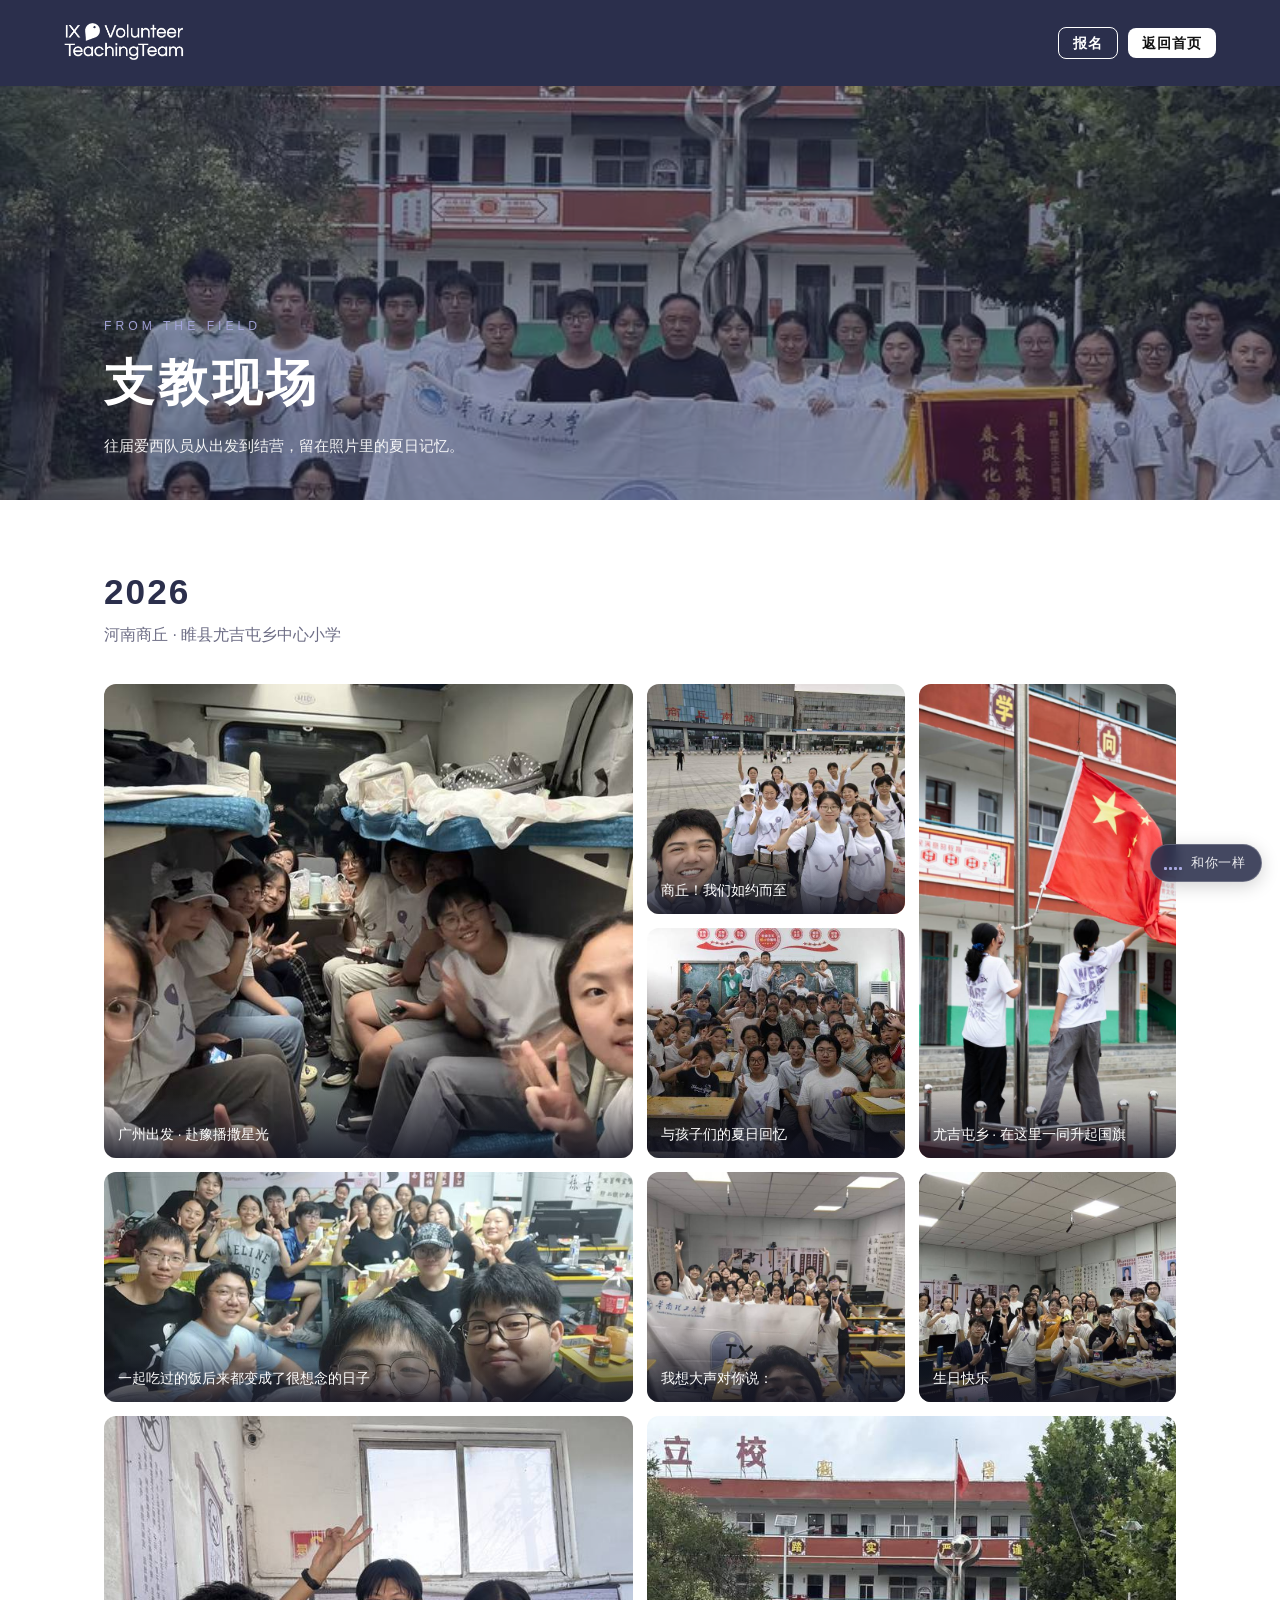
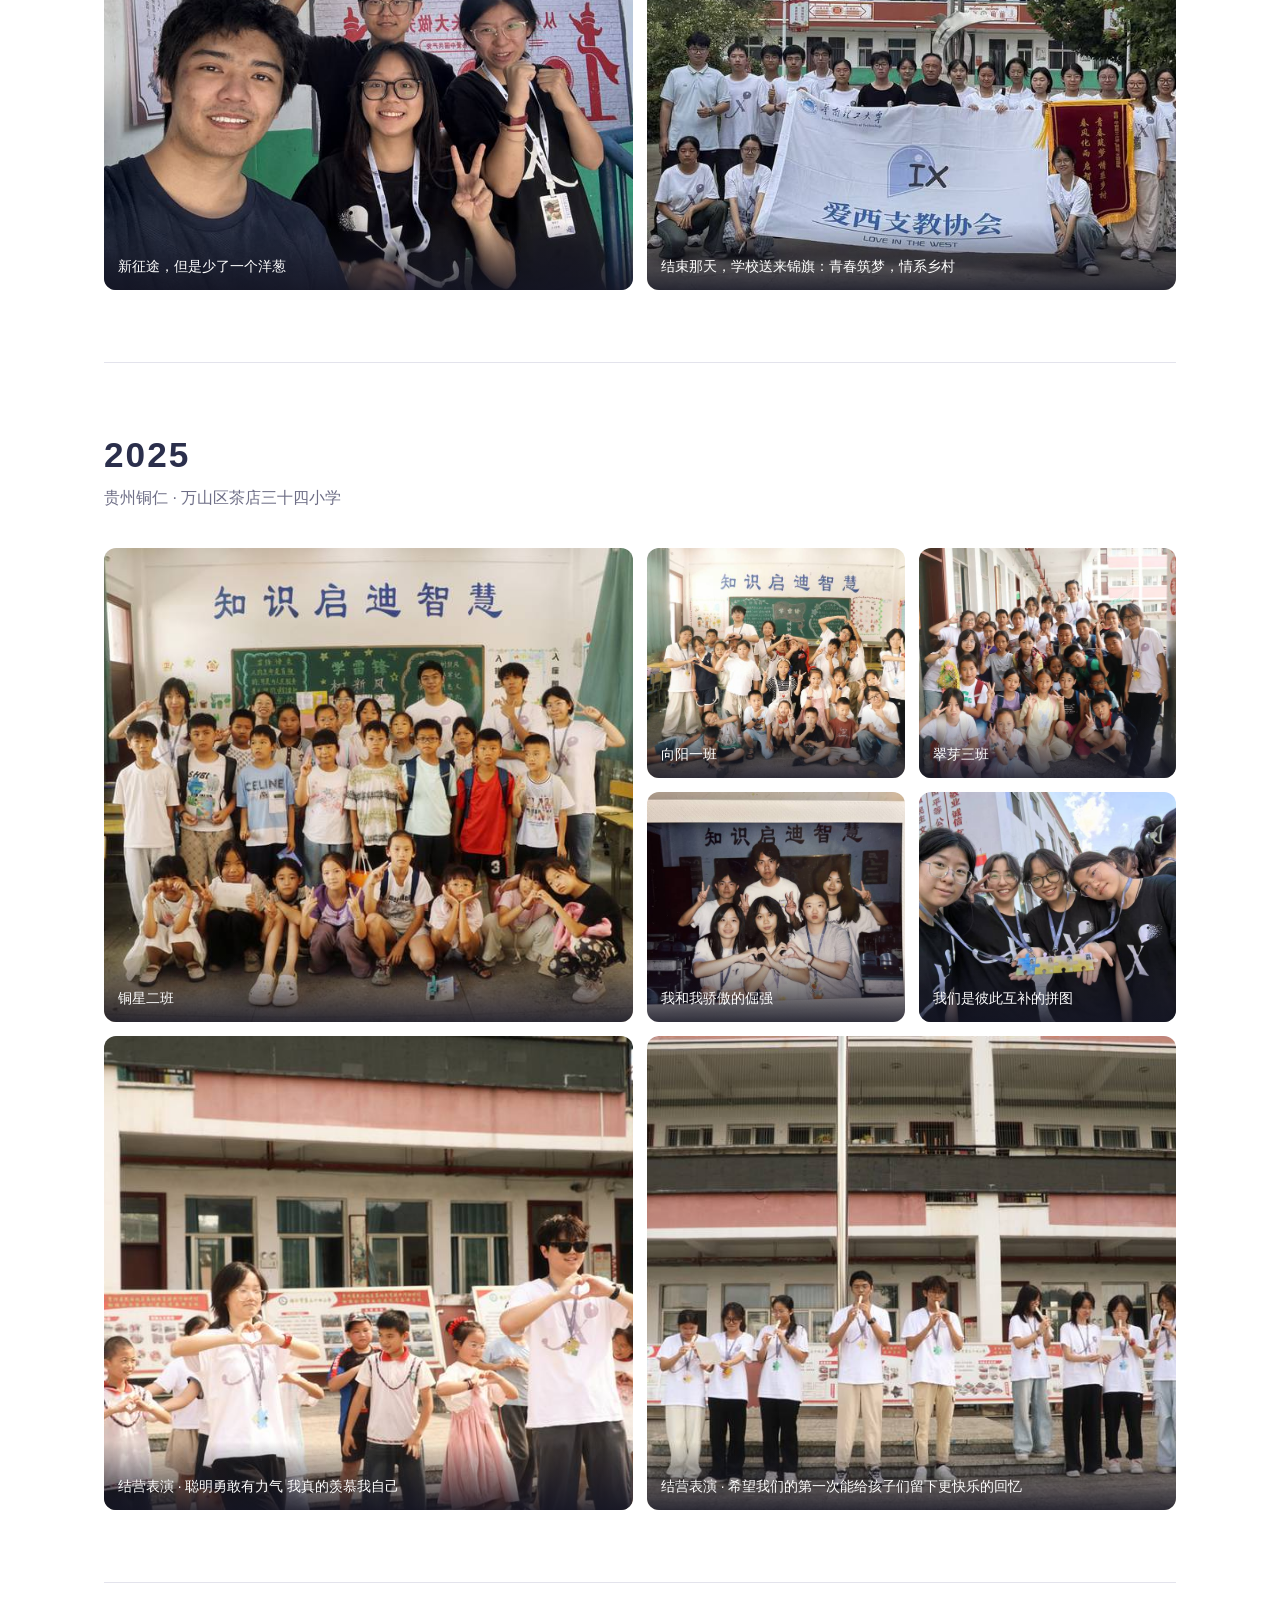
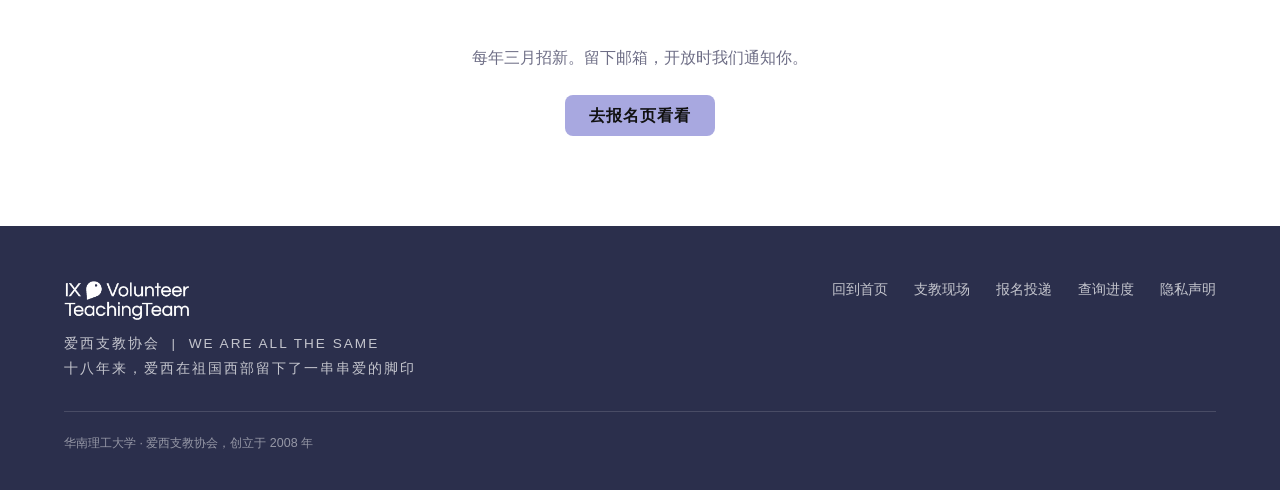
<file: stories.html>
<!DOCTYPE html>
<html lang="zh-CN">
<head>
<meta charset="UTF-8">
<meta name="viewport" content="width=device-width, initial-scale=1.0">
<title>支教现场 · 爱西支教协会</title>
<meta name="description" content="爱西支教协会 2025、2026 两届支教的现场照片：出发的火车、清晨的升旗、一个班的合影、结营那天">
<meta name="theme-color" content="#2B2F4C">
<link rel="icon" type="image/png" href="images/favicon.png">
<meta property="og:title" content="支教现场 · 爱西支教协会">
<meta property="og:description" content="2025、2026 两届支教的现场照片。">
<meta property="og:image" content="images/stories/26-banner.jpg">
<link rel="stylesheet" href="css/site.css">
<style>
  .sub-head {
    background: var(--ink); color: #fff; padding: 22px 5vw;
    display: flex; align-items: center; justify-content: space-between; gap: 16px;
  }
  .sub-head .logo { height: 38px; filter: brightness(0) invert(1); }
  .sub-head .links { display: flex; gap: 10px; align-items: center; }

  /* 头图：这张里有会旗、有锦旗，一眼能说明这是什么组织在做什么事 */
  .hero {
    position: relative; background: var(--ink);
    min-height: 46vh; display: flex; align-items: flex-end;
    overflow: hidden;
  }
  .hero img {
    position: absolute; inset: 0; width: 100%; height: 100%;
    object-fit: cover; opacity: .55;
  }
  .hero .inner {
    position: relative; z-index: 1; color: #fff;
    padding: 60px 5vw 40px; max-width: var(--maxw); margin: 0 auto; width: 100%;
  }
  .hero .eyebrow { font-size: .76rem; letter-spacing: 4px; color: var(--lilac); margin: 0 0 12px; }
  .hero h1 { margin: 0 0 14px; font-size: clamp(1.9rem, 5.5vw, 3.1rem); letter-spacing: 4px; }
  .hero p { margin: 0; max-width: 46ch; line-height: 1.9; font-size: .96rem; opacity: .92; }

  .wrap { max-width: var(--maxw); margin: 0 auto; padding: 0 5vw; }

  .year { padding: 72px 0; }
  .year:not(:last-child) { border-bottom: 1px solid var(--line); }
  .year-head { display: flex; align-items: baseline; gap: 16px; flex-wrap: wrap; margin-bottom: 8px; }
  .year-head h2 {
    margin: 0; font-size: clamp(1.6rem, 4vw, 2.2rem); color: var(--ink);
    letter-spacing: 2px; font-variant-numeric: tabular-nums;
  }
  .year-head .tag {
    font-size: .74rem; letter-spacing: 2px; color: var(--lilac);
    font-weight: bold; text-transform: uppercase;
  }
  .year .lead { color: var(--muted); margin: 0 0 34px; line-height: 1.9; max-width: 54ch; }

  /* 照片墙：固定行高的格子，说明压在图上。
     一开始做的是「图 + 下方说明」，结果占两格的图比同排单格的高，
     每一行都对不齐、右边留一块洞。行高固定之后，占几格就是几格宽，
     高度永远一致，整面墙才立得住。dense 让偶尔的空位自动被后面的图补上。 */
  .shots {
    display: grid; grid-template-columns: repeat(4, 1fr);
    grid-auto-rows: 230px; grid-auto-flow: dense; gap: 14px;
  }
  .shot { position: relative; margin: 0; border-radius: 12px; overflow: hidden; background: var(--paper-2); }
  .shot a { display: block; width: 100%; height: 100%; }
  .shot img {
    display: block; width: 100%; height: 100%; object-fit: cover;
    transition: transform .5s ease;
  }
  .shot a:hover img { transform: scale(1.04); }
  .shot a:focus-visible { outline: 3px solid var(--lilac); outline-offset: -3px; }
  .shot figcaption {
    position: absolute; left: 0; right: 0; bottom: 0; z-index: 1;
    padding: 34px 14px 12px; color: #fff; font-size: .86rem; line-height: 1.6;
    background: linear-gradient(to bottom, rgba(20,21,36,0), rgba(20,21,36,.86));
    pointer-events: none;
  }
  .shot.w2 { grid-column: span 2; }
  .shot.h2 { grid-row: span 2; }

  @media (max-width: 1000px) {
    .shots { grid-template-columns: repeat(2, 1fr); grid-auto-rows: 200px; }
  }
  /* 手机上一律一张一行：横向再切格子，人脸就只剩半张了 */
  @media (max-width: 640px) {
    .shots { grid-template-columns: 1fr; grid-auto-rows: auto; }
    .shot.w2, .shot.h2 { grid-column: auto; grid-row: auto; }
    .shot img { aspect-ratio: 4 / 3; height: auto; }
    .shot.tallish img { aspect-ratio: 3 / 4; }
  }

  .tail { padding: 60px 0 90px; text-align: center; }
  .tail p { color: var(--muted); line-height: 1.9; margin: 0 0 22px; }

  /* 点开看大图。没有 JS 时链接照样能用（直接打开大图），所以不算硬依赖。 */
  .lb {
    position: fixed; inset: 0; z-index: 80; background: rgba(20,21,36,.93);
    display: flex; flex-direction: column; align-items: center; justify-content: center;
    padding: 24px;
  }
  .lb[hidden] { display: none; }
  .lb img { max-width: 100%; max-height: 78vh; object-fit: contain; border-radius: 6px; }
  .lb .cap { color: #fff; margin-top: 18px; font-size: .92rem; text-align: center; max-width: 60ch; }
  .lb .cap .n { color: var(--lilac); margin-left: 10px; font-variant-numeric: tabular-nums; }
  .lb button {
    position: absolute; background: rgba(255,255,255,.12); color: #fff;
    border: 1px solid rgba(255,255,255,.3); border-radius: 999px; cursor: pointer;
    width: 46px; height: 46px; font-size: 1.2rem; line-height: 1;
  }
  .lb .x { top: 18px; right: 18px; }
  .lb .prev { left: 18px; top: 50%; transform: translateY(-50%); }
  .lb .next { right: 18px; top: 50%; transform: translateY(-50%); }
  @media (max-width: 640px) {
    .lb .prev { left: 10px; } .lb .next { right: 10px; }
  }
</style>
</head>
<body>

<header class="sub-head">
  <a href="index.html" aria-label="返回首页">
    <img src="images/left-8.png" alt="爱西支教协会" class="logo">
  </a>
  <div class="links">
    <a href="apply.html" class="btn btn-ghost btn-sm">报名</a>
    <a href="index.html" class="btn btn-white btn-sm">返回首页</a>
  </div>
</header>

<section class="hero">
  <img src="images/stories/26-banner.jpg" alt="队员与校长在校门前合影，手持爱西会旗与学校赠送的锦旗">
  <div class="inner">
    <p class="eyebrow">FROM THE FIELD</p>
    <h1>支教现场</h1>
    <p>往届爱西队员从出发到结营，留在照片里的夏日记忆。</p>
  </div>
</section>

<main class="wrap">

  <section class="year">
    <div class="year-head">
      <h2>2026</h2>
    </div>
    <p class="lead">河南商丘 · 睢县尤吉屯乡中心小学</p>

    <div class="shots">
      <figure class="shot w2 h2">
        <a href="images/stories/26-train@2x.jpg" data-cap="广州出发 · 赴豫播撒星光">
          <img src="images/stories/26-train.jpg" loading="lazy" width="900" height="675"
               alt="队员在火车硬卧车厢里合影">
        </a>
        <figcaption>广州出发 · 赴豫播撒星光</figcaption>
      </figure>

      <figure class="shot">
        <a href="images/stories/26-arrive@2x.jpg" data-cap="商丘！我们如约而至">
          <img src="images/stories/26-arrive.jpg" loading="lazy" width="900" height="675"
               alt="队员在火车站广场上合影，身边还堆着行李">
        </a>
        <figcaption>商丘！我们如约而至</figcaption>
      </figure>

      <figure class="shot h2 tallish">
        <a href="images/stories/26-flag@2x.jpg" data-cap="尤吉屯乡 · 在这里一同升起国旗">
          <img src="images/stories/26-flag.jpg" loading="lazy" width="900" height="1350"
               alt="两名队员在操场上升国旗">
        </a>
        <figcaption>尤吉屯乡 · 在这里一同升起国旗</figcaption>
      </figure>

      <figure class="shot">
        <a href="images/stories/26-class@2x.jpg" data-cap="与孩子们的夏日回忆">
          <img src="images/stories/26-class.jpg" loading="lazy" width="900" height="475"
               alt="教室里一个班的孩子与支教老师合影">
        </a>
        <figcaption>与孩子们的夏日回忆</figcaption>
      </figure>

      <figure class="shot w2">
        <a href="images/stories/26-meal@2x.jpg" data-cap="一起吃过的饭后来都变成了很想念的日子">
          <img src="images/stories/26-meal.jpg" loading="lazy" width="900" height="507"
               alt="队员们在教室里围坐吃饭">
        </a>
        <figcaption>一起吃过的饭后来都变成了很想念的日子</figcaption>
      </figure>

      <figure class="shot">
        <a href="images/stories/26-birthday@2x.jpg" data-cap="我想大声对你说：">
          <img src="images/stories/26-birthday.jpg" loading="lazy" width="900" height="675"
               alt="队员们举着会旗为同伴庆祝生日">
        </a>
        <figcaption>我想大声对你说：</figcaption>
      </figure>

      <figure class="shot">
        <a href="images/stories/26-birthday2@2x.jpg" data-cap="生日快乐">
          <img src="images/stories/26-birthday2.jpg" loading="lazy" width="900" height="675"
               alt="生日当晚的另一张合影">
        </a>
        <figcaption>生日快乐</figcaption>
      </figure>

      <figure class="shot w2 h2">
        <a href="images/stories/26-leaders@2x.jpg" data-cap="新征途，但是少了一个洋葱">
          <img src="images/stories/26-leaders.jpg" loading="lazy" width="900" height="675"
               alt="四位领队在教学楼走廊合影">
        </a>
        <figcaption>新征途，但是少了一个洋葱</figcaption>
      </figure>

      <figure class="shot w2 h2">
        <a href="images/stories/26-banner@2x.jpg" data-cap="结束那天，学校送来锦旗：青春筑梦，情系乡村">
          <img src="images/stories/26-banner.jpg" loading="lazy" width="900" height="675"
               alt="队员与校长在校门前合影，手持爱西会旗与学校赠送的锦旗">
        </a>
        <figcaption>结束那天，学校送来锦旗：青春筑梦，情系乡村</figcaption>
      </figure>
    </div>
  </section>

  <section class="year">
    <div class="year-head">
      <h2>2025</h2>
    </div>
    <p class="lead">贵州铜仁 · 万山区茶店三十四小学</p>

    <div class="shots">
      <figure class="shot w2 h2">
        <a href="images/stories/25-class-a@2x.jpg" data-cap="铜星二班">
          <img src="images/stories/25-class-a.jpg" loading="lazy" width="900" height="600"
               alt="铜星二班的班级合影">
        </a>
        <figcaption>铜星二班</figcaption>
      </figure>

      <figure class="shot">
        <a href="images/stories/25-class1@2x.jpg" data-cap="向阳一班">
          <img src="images/stories/25-class1.jpg" loading="lazy" width="900" height="600"
               alt="一班的班级合影">
        </a>
        <figcaption>向阳一班</figcaption>
      </figure>

      <figure class="shot">
        <a href="images/stories/25-class3@2x.jpg" data-cap="翠芽三班">
          <img src="images/stories/25-class3.jpg" loading="lazy" width="900" height="600"
               alt="三班的班级合影">
        </a>
        <figcaption>翠芽三班</figcaption>
      </figure>

      <figure class="shot">
        <a href="images/stories/25-class-b@2x.jpg" data-cap="我和我骄傲的倔强">
          <img src="images/stories/25-class-b.jpg" loading="lazy" width="900" height="675"
               alt="另一个班的班级合影">
        </a>
        <figcaption>我和我骄傲的倔强</figcaption>
      </figure>

      <figure class="shot w2 h2">
        <a href="images/stories/25-closing@2x.jpg" data-cap="结营表演 · 聪明勇敢有力气 我真的羡慕我自己">
          <img src="images/stories/25-closing.jpg" loading="lazy" width="900" height="600"
               alt="结营那天，队员和孩子们在操场上比心">
        </a>
        <figcaption>结营表演 · 聪明勇敢有力气 我真的羡慕我自己</figcaption>
      </figure>

      <figure class="shot w2 h2">
        <a href="images/stories/25-perform@2x.jpg" data-cap="结营表演 · 希望我们的第一次能给孩子们留下更快乐的回忆">
          <img src="images/stories/25-perform.jpg" loading="lazy" width="900" height="580"
               alt="队员们在操场上列队表演">
        </a>
        <figcaption>结营表演 · 希望我们的第一次能给孩子们留下更快乐的回忆</figcaption>
      </figure>

      <figure class="shot">
        <a href="images/stories/25-team@2x.jpg" data-cap="我们是彼此互补的拼图">
          <img src="images/stories/25-team.jpg" loading="lazy" width="900" height="675"
               alt="队员们把工作牌拼成一整块拼图">
        </a>
        <figcaption>我们是彼此互补的拼图</figcaption>
      </figure>
    </div>
  </section>

  <section class="tail">
    <p>每年三月招新。留下邮箱，开放时我们通知你。</p>
    <a href="apply.html" class="btn btn-primary">去报名页看看</a>
  </section>

</main>

<footer class="site-footer">
  <div class="ft-inner">
    <div class="ft-brand">
      <img src="images/left-8.png" alt="爱西支教协会" class="ft-logo">
      <div class="ft-slogan">
        爱西支教协会 &nbsp;|&nbsp; WE ARE ALL THE SAME<br>
        十八年来，爱西在祖国西部留下了一串串爱的脚印
      </div>
    </div>
    <div class="ft-links">
      <a href="index.html">回到首页</a>
      <a href="stories.html">支教现场</a>
      <a href="apply.html">报名投递</a>
      <a href="status.html">查询进度</a>
      <a href="privacy.html">隐私声明</a>
    </div>
  </div>
  <div class="ft-bottom">华南理工大学 · 爱西支教协会，创立于 2008 年<span data-icp></span></div>
</footer>

<!-- 看大图。没有 JS 也能用：上面每张图本来就是指向大图的普通链接。 -->
<div class="lb" id="lb" hidden role="dialog" aria-modal="true" aria-label="查看大图">
  <button class="x" type="button" id="lbClose" aria-label="关闭">✕</button>
  <button class="prev" type="button" id="lbPrev" aria-label="上一张">‹</button>
  <button class="next" type="button" id="lbNext" aria-label="下一张">›</button>
  <img id="lbImg" alt="">
  <div class="cap"><span id="lbCap"></span><span class="n" id="lbNum"></span></div>
</div>

<script>
(function () {
  "use strict";
  var links = Array.prototype.slice.call(document.querySelectorAll(".shot a"));
  if (!links.length) return;

  var lb = document.getElementById("lb");
  var img = document.getElementById("lbImg");
  var cap = document.getElementById("lbCap");
  var num = document.getElementById("lbNum");
  var idx = 0;

  function show(i) {
    idx = (i + links.length) % links.length;
    var a = links[idx];
    img.src = a.getAttribute("href");
    img.alt = a.querySelector("img").alt;
    cap.textContent = a.getAttribute("data-cap") || "";
    num.textContent = (idx + 1) + " / " + links.length;
    lb.hidden = false;
    document.body.style.overflow = "hidden";
  }
  function close() {
    lb.hidden = true;
    img.src = "";                 // 放掉大图，别让它一直占着内存
    document.body.style.overflow = "";
    links[idx].focus();
  }

  links.forEach(function (a, i) {
    a.addEventListener("click", function (e) {
      e.preventDefault();
      show(i);
    });
  });

  document.getElementById("lbClose").addEventListener("click", close);
  document.getElementById("lbPrev").addEventListener("click", function () { show(idx - 1); });
  document.getElementById("lbNext").addEventListener("click", function () { show(idx + 1); });
  lb.addEventListener("click", function (e) { if (e.target === lb) close(); });
  document.addEventListener("keydown", function (e) {
    if (lb.hidden) return;
    if (e.key === "Escape") close();
    else if (e.key === "ArrowLeft") show(idx - 1);
    else if (e.key === "ArrowRight") show(idx + 1);
  });
})();
</script>
<script src="js/config.js"></script>
<script src="js/api.js"></script>
<script src="js/music.js"></script>
<script src="js/beian.js"></script>
</body>
</html>
</file>
<file: css/site.css>
/* ==========================================================================
   爱西支教协会 · 共享样式层
   index.html / apply.html / status.html / admin.html 四个页面共用这一份。
   页面独有的版式（首屏转场、历年画卷等）留在各自 HTML 里内联。

   设计令牌沿用官网原有配色：墨蓝 #2B2F4C、淡紫 #A8A8E0、书法字标 text-8.png。

   一条硬规矩：任何「隐藏元素等动效来显示」的写法都必须写在 .has-anim 之下。
   原来的首页把荣誉列表直接设成 opacity:0 再靠 GSAP 显示，CDN 一挂内容就永久不可见。
   现在默认全部可见，只有确认 GSAP 可用（html.has-anim）才允许藏。
   ========================================================================== */

:root {
  --ink: #2B2F4C;          /* 主色 墨蓝 */
  --ink-2: #3b3b58;        /* 次级墨蓝，原站 contact-banner 用色 */
  --ink-3: #23252F;        /* 近黑正文色 */
  --lilac: #A8A8E0;        /* 辅色 淡紫 */
  --lilac-dark: #8f8fd0;
  --paper: #FFFFFF;
  --paper-2: #F5F5F8;
  --text: #333333;
  --muted: #6E6E86;
  --muted-2: #9A9AAE;
  --line: #E3E3EC;
  --ok: #1F7A54;
  --warn: #9A6A00;
  --err: #B3261E;
  --radius: 10px;
  --maxw: 1200px;
  --font: 'Helvetica Neue', Arial, 'PingFang SC', 'Hiragino Sans GB', 'Microsoft YaHei', sans-serif;
}

*, *::before, *::after { box-sizing: border-box; }

html, body {
  margin: 0;
  padding: 0;
  font-family: var(--font);
  color: var(--text);
  background: var(--paper);
  scroll-behavior: smooth;
  -webkit-text-size-adjust: 100%;
}

a { text-decoration: none; color: inherit; }
img { max-width: 100%; }

/* 系统层面要求减少动效时，等同于「没有动效」，与 GSAP 缺失走同一套降级 */
@media (prefers-reduced-motion: reduce) {
  html { scroll-behavior: auto; }
}

.container { width: 100%; max-width: var(--maxw); margin: 0 auto; padding: 0 5vw; }

/* 仅供读屏软件的文字 */
.sr-only {
  position: absolute; width: 1px; height: 1px; padding: 0; margin: -1px;
  overflow: hidden; clip: rect(0, 0, 0, 0); white-space: nowrap; border: 0;
}

/* ===== 按钮 ===== */
.btn {
  display: inline-flex; align-items: center; justify-content: center; gap: 8px;
  border: none; border-radius: 8px; font-family: var(--font);
  font-weight: bold; font-size: 1rem; line-height: 1.2; cursor: pointer;
  padding: 11px 24px; letter-spacing: 1px;
  transition: transform .2s ease, opacity .2s ease, background-color .2s ease;
}
.btn:hover { transform: translateY(-2px); }
.btn:active { transform: translateY(0); }
.btn:focus-visible { outline: 3px solid var(--lilac); outline-offset: 2px; }
.btn[disabled] { opacity: .5; cursor: not-allowed; transform: none; }

.btn-primary { background: var(--lilac); color: #111; }
.btn-primary:hover { background: var(--lilac-dark); }
.btn-ink { background: var(--ink); color: #fff; }
.btn-white { background: #fff; color: #111; }
.btn-ghost { background: transparent; color: inherit; border: 1.5px solid currentColor; }
.btn-icon { width: 54px; height: 42px; padding: 0; }
.btn-sm { padding: 7px 14px; font-size: .875rem; }

/* ===== 导航栏 ===== */
.navbar {
  position: fixed; top: 0; left: 0; width: 100%;
  display: flex; justify-content: space-between; align-items: flex-start;
  padding: 26px 5vw; z-index: 100; pointer-events: none;
}
.nav-left, .nav-right { pointer-events: auto; }
.nav-left { display: flex; align-items: center; }
.nav-logo { height: 46px; width: auto; object-fit: contain; transition: filter .3s ease; }
.nav-right { display: flex; gap: 12px; align-items: center; }
/* 深色底上把黑色字标反白。
   light-text 由 IntersectionObserver 按「导航栏压在哪个段落上」设置；
   force-light 留给首屏和画卷那两处背景色是被滚动进度动画出来的段落，
   分成两个 class 是为了让两套判定互不覆盖。 */
.navbar.light-text .nav-logo,
.navbar.force-light .nav-logo { filter: brightness(0) invert(1); }

@media (max-width: 640px) {
  .navbar { padding: 16px 5vw; }
  .nav-logo { height: 36px; }
  .nav-right { gap: 8px; }
  .btn { padding: 9px 16px; font-size: .9rem; letter-spacing: 0; }
  .btn-icon { width: 44px; height: 38px; }
  /* 手机上导航挤不下三个，CONTACT 让位给「报名」 */
  .nav-right .nav-contact { display: none; }
}

/* ===== 全屏菜单 =====
   开合完全由 .is-open 这个 class + CSS transition 驱动，不依赖任何 JS 库。
   GSAP 在时只额外做链接的错位入场。 */
.menu-overlay {
  position: fixed; inset: 0; z-index: 90;
  background: var(--ink); color: #fff;
  display: flex; padding: 120px 8vw 50px;
  transform: translateY(-100%);
  visibility: hidden; opacity: 0;
  transition: transform .7s cubic-bezier(.86,0,.07,1), opacity .4s ease, visibility .7s;
  overflow-y: auto;
}
.menu-overlay.is-open { transform: translateY(0); visibility: visible; opacity: 1; }

.menu-left-images { flex: 1; display: grid; grid-template-columns: 1fr 1fr; gap: 18px; padding-right: 5vw; }
.menu-img-link {
  display: block; border-radius: 8px; overflow: hidden; min-height: 120px;
  transition: transform .3s ease, box-shadow .3s ease;
}
.menu-img-link:hover { transform: translateY(-5px); box-shadow: 0 10px 20px rgba(0,0,0,.3); }
.menu-img { width: 100%; height: 100%; object-fit: cover; display: block; }

.menu-right-links {
  flex: 1; display: flex; flex-direction: column; justify-content: center;
  gap: 3.4vh; align-items: flex-start; padding-left: 10vw;
}
.menu-link {
  font-size: clamp(1.8rem, 4vw, 3.6rem); font-weight: bold; letter-spacing: 4px;
  color: rgba(255,255,255,.6);
  transition: color .3s ease, transform .3s ease;
}
.menu-link:hover, .menu-link:focus-visible { color: #fff; transform: translateX(10px); }
.menu-link.is-cta { color: var(--lilac); }

.menu-footer-tag {
  position: absolute; bottom: 34px; right: 8vw;
  display: flex; flex-direction: column; align-items: center; gap: 8px;
  text-align: center; opacity: .6;
}
.tag-icon { height: 34px; width: auto; object-fit: contain; filter: brightness(0) invert(1); }
.tag-text-small { font-size: .75rem; letter-spacing: 1px; line-height: 1.4; }

@media (max-width: 860px) {
  .menu-overlay { flex-direction: column; padding: 96px 8vw 40px; }
  .menu-left-images { display: none; }      /* 手机上四张缩略图挤没意义，直接省掉 */
  .menu-right-links { padding-left: 0; gap: 2.6vh; }
  .menu-footer-tag { position: static; align-items: flex-start; margin-top: 40px; right: auto; }
}

/* ===== 通栏标题 ===== */
.section-head { text-align: center; margin-bottom: 46px; }
.section-head .eyebrow {
  font-size: .8rem; letter-spacing: 3px; color: var(--lilac); text-transform: uppercase;
  margin: 0 0 12px;
}
.section-head h2 { font-size: clamp(1.8rem, 4vw, 2.8rem); margin: 0; letter-spacing: 2px; }
.section-head .sub { margin: 10px 0 0; color: var(--muted); font-size: 1rem; }

/* ===== 数字成果 ===== */
.stats { display: grid; grid-template-columns: repeat(auto-fit, minmax(150px, 1fr)); gap: 28px; }
.stat { text-align: center; }
/* 数字区用固定高度并让内容底边对齐。
   否则一旦某一格字号不同（例如「数千」比数字小一档），它的行高就更短，
   下面那行说明文字会整体上移，看起来像这一格单独「变高」了。
   固定高度 + flex-end 之后，五格的数字底边和说明文字都在同一条线上。 */
.stat .num {
  font-size: clamp(2rem, 5vw, 3.4rem); font-weight: 900; line-height: 1;
  letter-spacing: 1px; color: var(--ink);
  height: clamp(2rem, 5vw, 3.4rem);
  display: flex; align-items: flex-end; justify-content: center;
}
.stat .num .unit { font-size: .4em; font-weight: bold; margin-left: 4px; letter-spacing: 0; }
/* 用汉字而不是数字的那一格（例如「数千」）：等宽汉字在同字号下视觉重量远大于阿拉伯数字，
   压一档才能和整排数字看起来一样大。高度仍由上面那条统一控制。 */
.stat .num.is-word { font-size: clamp(1.6rem, 3.6vw, 2.5rem); }
.stat .cap { margin-top: 12px; font-size: .95rem; color: var(--muted); letter-spacing: 1px; }
/* 深色底上的数字成果 */
.on-ink .stat .num { color: #fff; }
.on-ink .stat .cap { color: rgba(255,255,255,.7); }

/* 待用户核对的占位数字：必须显眼到不可能被误发上线 */
.todo {
  background: #FFF3CD; color: #7A5B00; border-bottom: 2px dashed #C9A227;
  padding: 0 4px; font-style: normal;
}
.on-ink .todo { background: #6B5A1F; color: #FFE9A6; border-bottom-color: #FFD24D; }

/* ===== 卡片（公众号动态） ===== */
.cards { display: grid; grid-template-columns: repeat(auto-fill, minmax(260px, 1fr)); gap: 24px; }
.card {
  display: flex; flex-direction: column; background: #fff;
  border: 1px solid var(--line); border-radius: var(--radius); overflow: hidden;
  transition: transform .25s ease, box-shadow .25s ease;
}
.card:hover { transform: translateY(-4px); box-shadow: 0 12px 28px rgba(43,47,76,.13); }
/* 比例刻意用 900/383（≈2.35:1）而不是 16/9：那是微信公众号封面图的标准尺寸。
   按 16/9 裁的话，object-fit:cover 会从左右各切掉 12%，
   而公众号封面的标题文字通常就压在左右两端，一裁就切没了。 */
.card-cover {
  width: 100%; aspect-ratio: 900 / 383; object-fit: cover;
  background: var(--paper-2); display: block;
}
.card-body { padding: 18px 18px 20px; display: flex; flex-direction: column; gap: 10px; flex: 1; }
.card-date { font-size: .78rem; color: var(--muted-2); letter-spacing: 1px; }
.card-title { margin: 0; font-size: 1.02rem; line-height: 1.55; color: var(--ink-3); font-weight: bold; }
.card-more { margin-top: auto; font-size: .85rem; color: var(--ink); font-weight: bold; }

/* ===== 表单 ===== */
.form-card {
  background: #fff; border: 1px solid var(--line); border-radius: 14px;
  padding: 30px; max-width: 720px; margin: 0 auto;
}
.field { margin-bottom: 22px; }
.field > label, .field > .label {
  display: block; margin-bottom: 7px; font-size: .92rem; font-weight: bold; color: var(--ink-3);
}
.field .req { color: var(--err); margin-left: 3px; }
.field .help { margin: 6px 0 0; font-size: .82rem; color: var(--muted); line-height: 1.6; }
.input, .textarea, .select {
  width: 100%; font-family: var(--font); font-size: 1rem; color: var(--ink-3);
  padding: 11px 13px; border: 1.5px solid var(--line); border-radius: 8px;
  background: #fff; transition: border-color .2s ease, box-shadow .2s ease;
}
.input:focus, .textarea:focus, .select:focus {
  outline: none; border-color: var(--lilac); box-shadow: 0 0 0 3px rgba(168,168,224,.28);
}
.textarea { min-height: 120px; resize: vertical; line-height: 1.7; }
.field.has-error .input, .field.has-error .textarea, .field.has-error .select { border-color: var(--err); }
.field .err-msg { display: none; margin: 6px 0 0; font-size: .82rem; color: var(--err); }
.field.has-error .err-msg { display: block; }

.radio-row, .check-row { display: flex; flex-wrap: wrap; gap: 10px 20px; }
.radio-row label, .check-row label {
  display: inline-flex; align-items: center; gap: 7px; font-size: .95rem; cursor: pointer;
}

/* 文件上传 */
.file-drop {
  border: 2px dashed var(--line); border-radius: 10px; padding: 26px 20px;
  text-align: center; cursor: pointer; transition: border-color .2s ease, background-color .2s ease;
}
.file-drop:hover, .file-drop.is-over { border-color: var(--lilac); background: #FAFAFF; }
.file-drop .fd-main { font-weight: bold; color: var(--ink); }
.file-drop .fd-sub { margin-top: 6px; font-size: .82rem; color: var(--muted); }
.file-pick { position: absolute; width: 1px; height: 1px; opacity: 0; }
.file-chosen {
  display: none; margin-top: 12px; padding: 11px 13px; border-radius: 8px;
  background: var(--paper-2); font-size: .9rem;
  align-items: center; justify-content: space-between; gap: 12px;
}
.file-chosen.is-shown { display: flex; }
.file-chosen .fc-name { overflow: hidden; text-overflow: ellipsis; white-space: nowrap; }
.progress { height: 6px; border-radius: 3px; background: var(--line); overflow: hidden; margin-top: 10px; display: none; }
.progress.is-shown { display: block; }
.progress > i { display: block; height: 100%; width: 0; background: var(--lilac); transition: width .2s ease; }

/* ===== 提示条 ===== */
.notice {
  border-radius: 10px; padding: 14px 16px; font-size: .9rem; line-height: 1.7;
  border: 1px solid; margin-bottom: 22px;
}
.notice-info { background: #F2F2FA; border-color: #D6D6EE; color: #3A3A5C; }
.notice-warn { background: #FFF8E5; border-color: #F0DDA8; color: var(--warn); }
.notice-err  { background: #FDECEA; border-color: #F5C3BE; color: var(--err); }
.notice-ok   { background: #EAF6F0; border-color: #B8DFCB; color: var(--ok); }
.notice strong { font-weight: bold; }

/* ===== 页脚 ===== */
.site-footer { background: var(--ink); color: rgba(255,255,255,.72); padding: 54px 5vw 34px; }
.site-footer .ft-inner {
  max-width: var(--maxw); margin: 0 auto;
  display: flex; flex-wrap: wrap; gap: 32px; justify-content: space-between;
}
.site-footer .ft-brand { display: flex; flex-direction: column; gap: 12px; }
.site-footer .ft-logo { height: 40px; width: auto; filter: brightness(0) invert(1); align-self: flex-start; }
.site-footer .ft-slogan { font-size: .85rem; letter-spacing: 2px; line-height: 1.8; }
.site-footer .ft-links { display: flex; flex-wrap: wrap; gap: 10px 26px; align-items: flex-start; }
.site-footer .ft-links a { font-size: .9rem; }
.site-footer .ft-links a:hover { color: var(--lilac); }
.site-footer .ft-bottom {
  max-width: var(--maxw); margin: 30px auto 0; padding-top: 20px;
  border-top: 1px solid rgba(255,255,255,.14);
  font-size: .78rem; color: rgba(255,255,255,.5); line-height: 1.9;
}

/* ==========================================================================
   降级：html 上没有 .has-anim 时（GSAP 未加载 / 加载失败 / 用户要求减少动效），
   一切都必须是可读的静态页面。下面这些覆盖是安全网，不是可选项。
   ========================================================================== */
html:not(.has-anim) [data-anim] { opacity: 1 !important; transform: none !important; }

/* 反过来，「入场前隐藏」的初始态写在 CSS 里而不是靠 gsap.set()：
   一是避免内容先显示再被藏起来那一下闪烁，二是这样初始态和降级态由同一处控制。 */
html.has-anim [data-anim="fade-up"] { opacity: 0; transform: translateY(30px); }
html.has-anim [data-anim="fade"]    { opacity: 0; }

/* ==========================================================================
   背景音乐按钮（js/music.js 动态插入，后台没配歌时根本不会出现）
   ========================================================================== */
.music-btn {
  position: fixed; right: 18px; bottom: 18px; z-index: 40;
  display: flex; align-items: center; gap: 9px;
  padding: 9px 16px 9px 13px; border-radius: 999px; cursor: pointer;
  background: rgba(43, 47, 76, .88); color: #fff;
  border: 1px solid rgba(255, 255, 255, .22);
  font-size: .82rem; letter-spacing: .5px; font-family: inherit;
  backdrop-filter: blur(6px);
  box-shadow: 0 4px 18px rgba(0, 0, 0, .18);
  transition: background-color .2s ease, transform .2s ease;
}
.music-btn:hover { background: rgba(43, 47, 76, .98); transform: translateY(-1px); }
.music-btn:focus-visible { outline: 3px solid var(--lilac); outline-offset: 3px; }
.music-btn .mt { opacity: .9; }

/* 四根竖条。停着的时候是一条静止的横线，放着的时候才跳 ——
   一眼就能看出现在是响着还是没响，不用去猜那个图标是什么意思。 */
.music-btn .mi { display: flex; align-items: flex-end; gap: 2px; height: 14px; }
.music-btn .mi i {
  display: block; width: 3px; height: 3px; border-radius: 1px;
  background: var(--lilac);
}
.music-btn.is-on .mi i { animation: mbar .9s ease-in-out infinite; }
.music-btn.is-on .mi i:nth-child(2) { animation-delay: .18s; }
.music-btn.is-on .mi i:nth-child(3) { animation-delay: .36s; }
.music-btn.is-on .mi i:nth-child(4) { animation-delay: .54s; }
@keyframes mbar {
  0%, 100% { height: 3px; }
  50% { height: 14px; }
}
/* 系统设了「减少动态效果」就别跳了，只用颜色区分 */
@media (prefers-reduced-motion: reduce) {
  .music-btn.is-on .mi i { animation: none; height: 10px; }
}
@media (max-width: 640px) {
  .music-btn { right: 12px; bottom: 12px; padding: 8px 13px 8px 11px; }
  .music-btn .mt { display: none; }   /* 手机上只留图标，别挡住内容 */
}

/* 简历模板下载：贴在上传框上方（js/apply.js 动态插入，后台没配就不出现） */
.tpl-row {
  display: flex; align-items: center; gap: 14px; flex-wrap: wrap;
  padding: 14px 16px; margin-bottom: 12px;
  background: var(--paper-2); border: 1px solid var(--line); border-radius: 10px;
}
.tpl-row .tpl-tip { flex: 1; min-width: 180px; font-size: .86rem; color: var(--muted); line-height: 1.7; }
</file>
